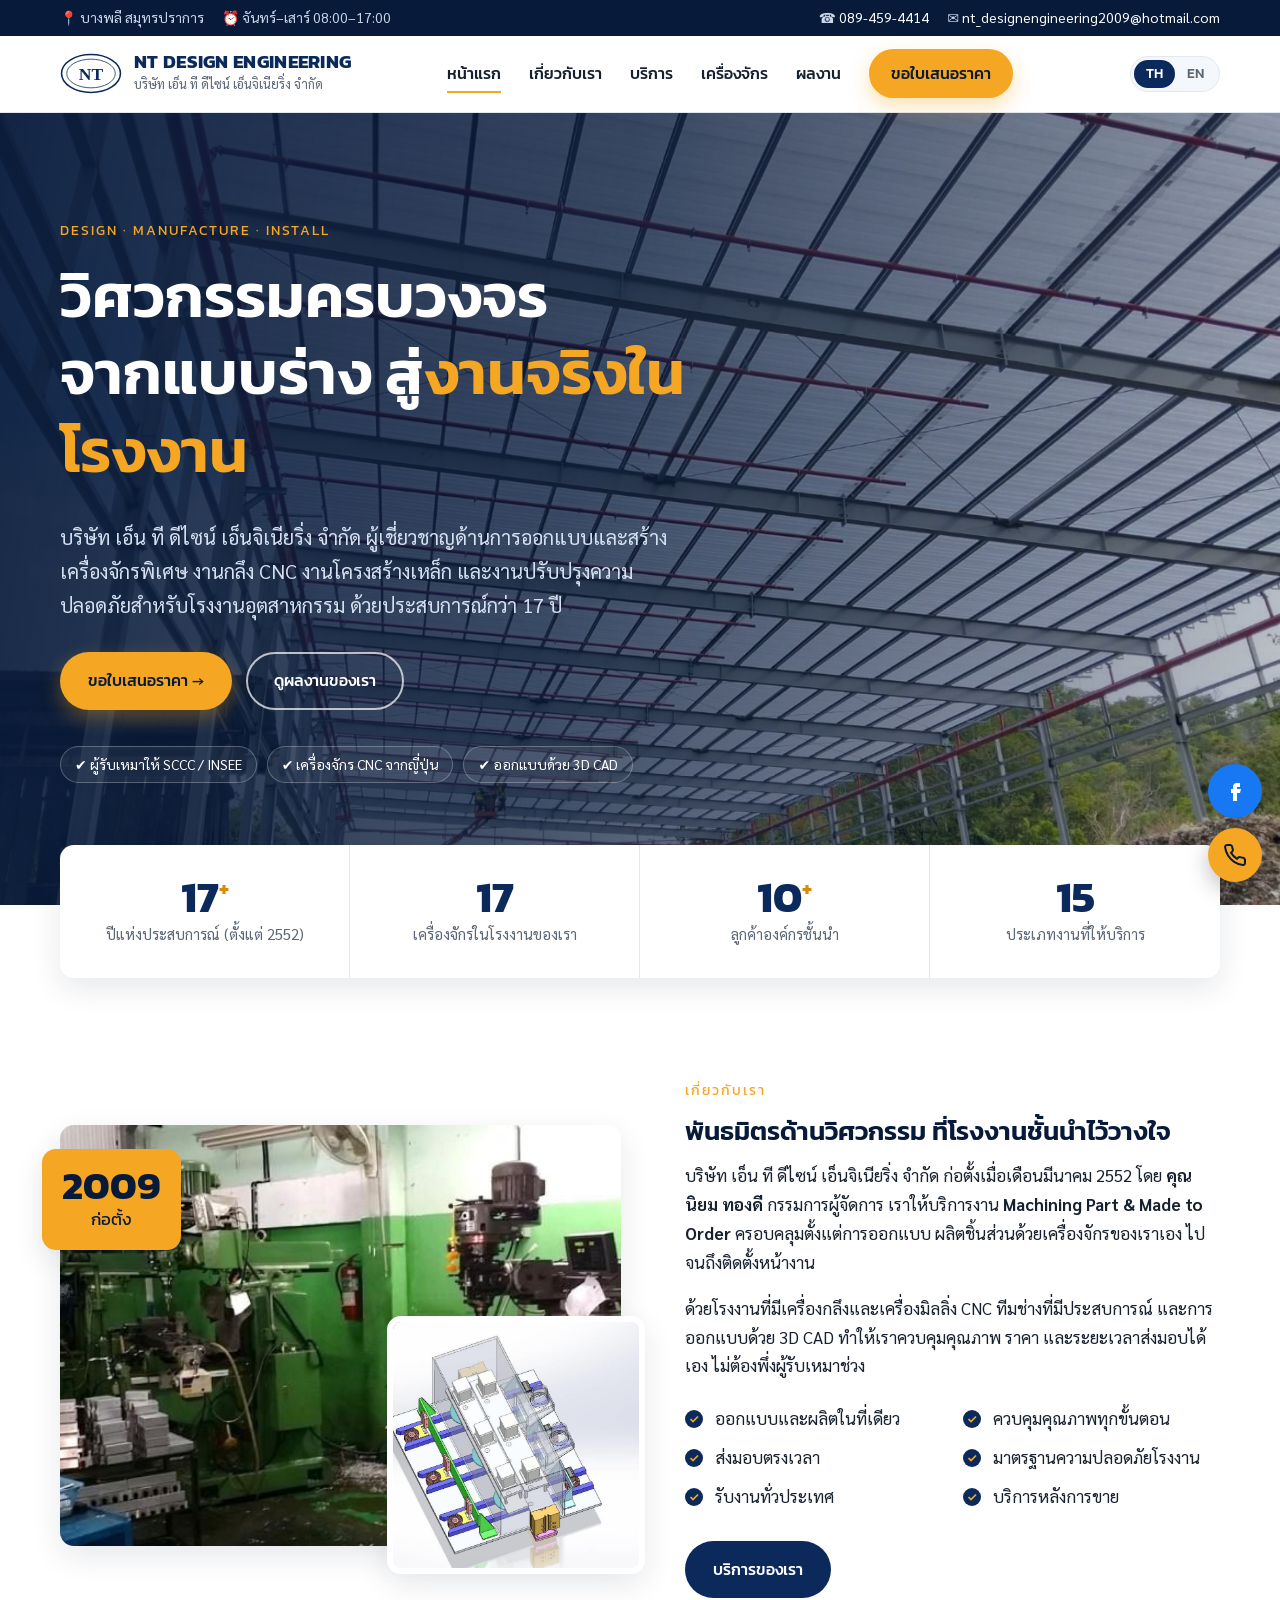
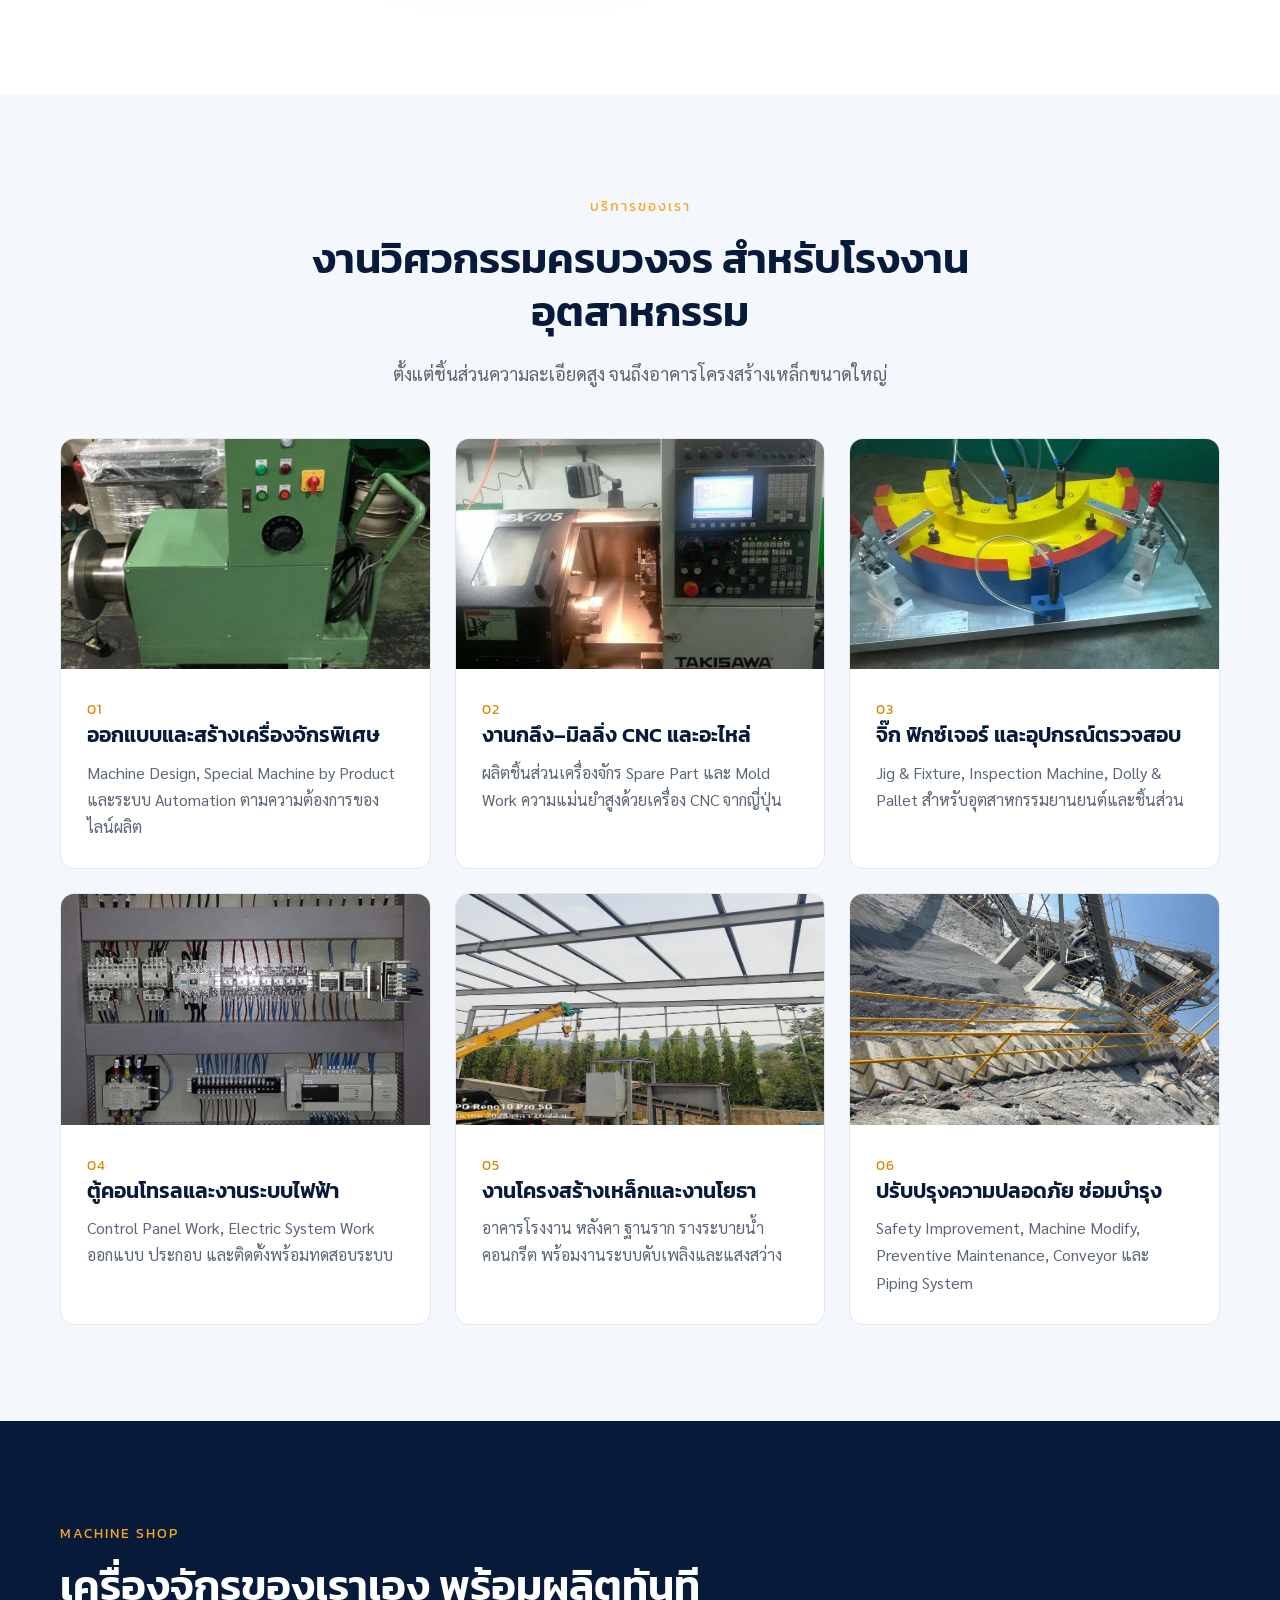
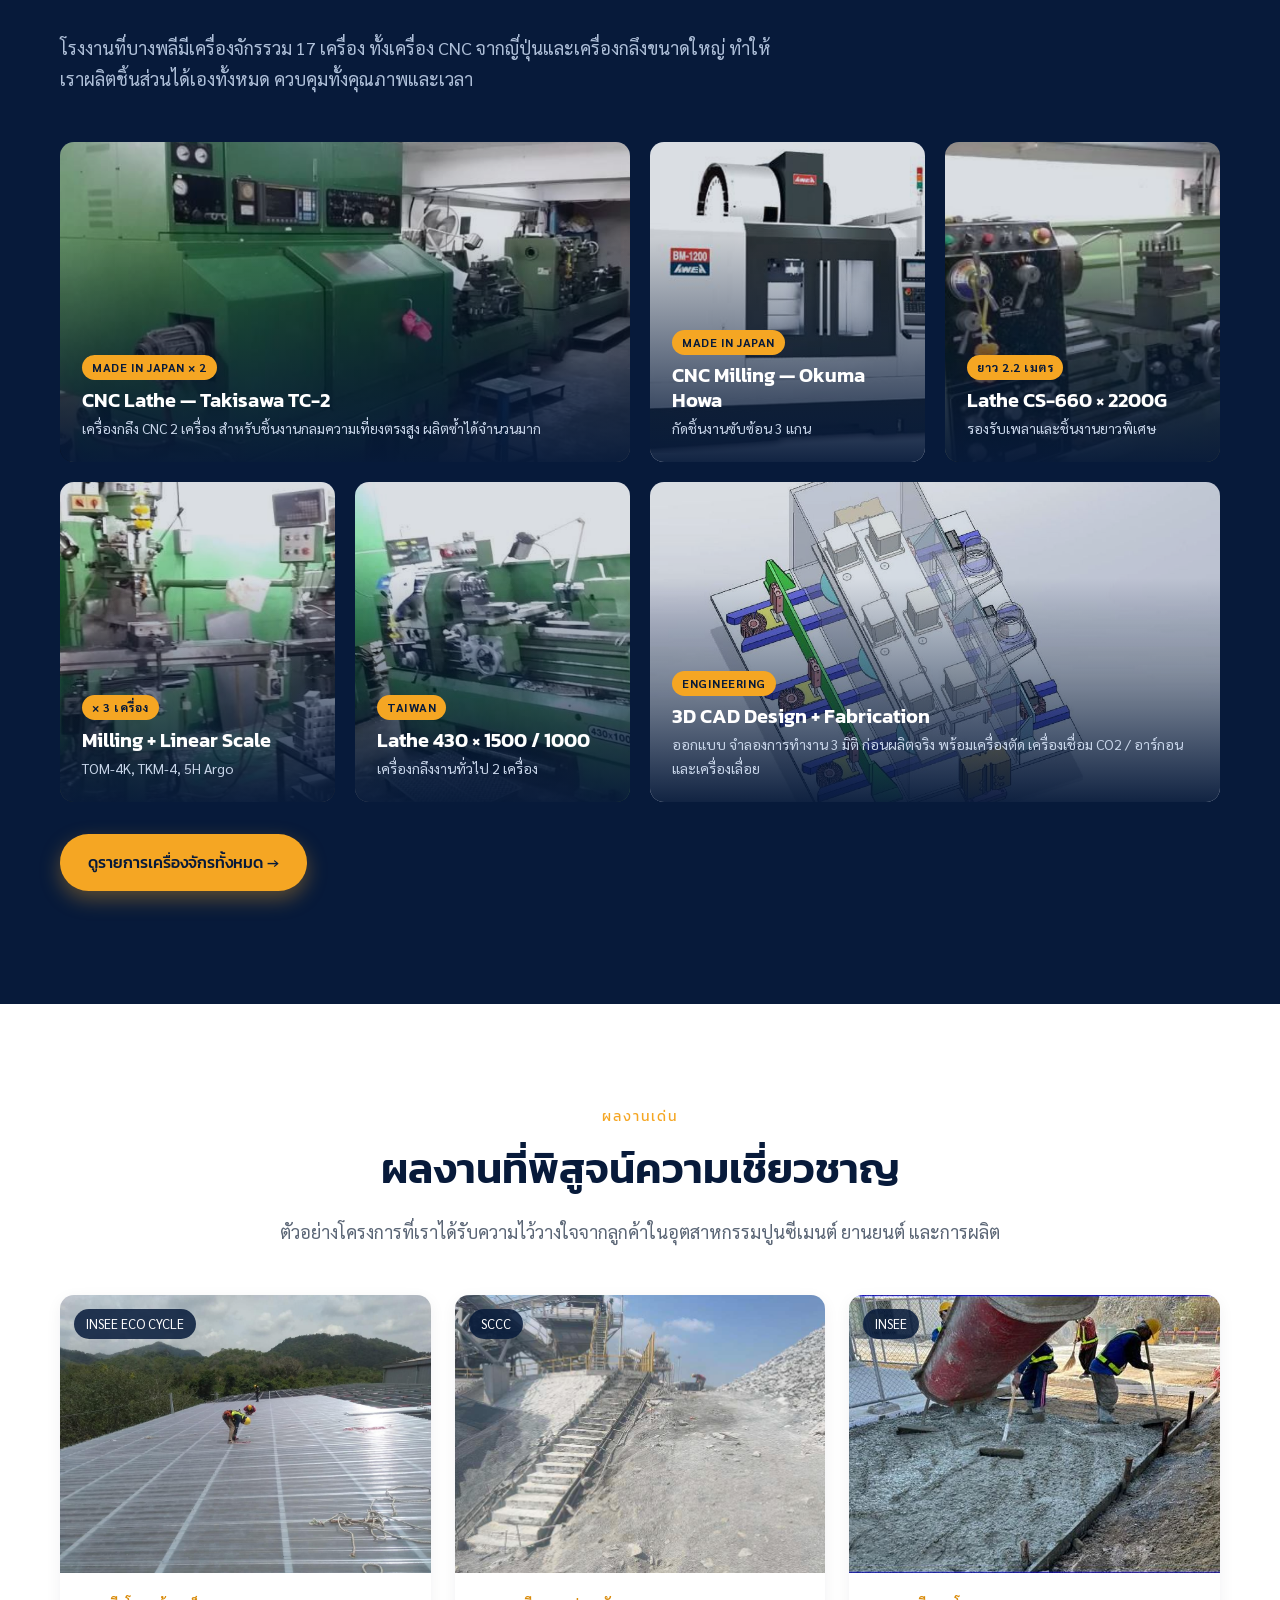
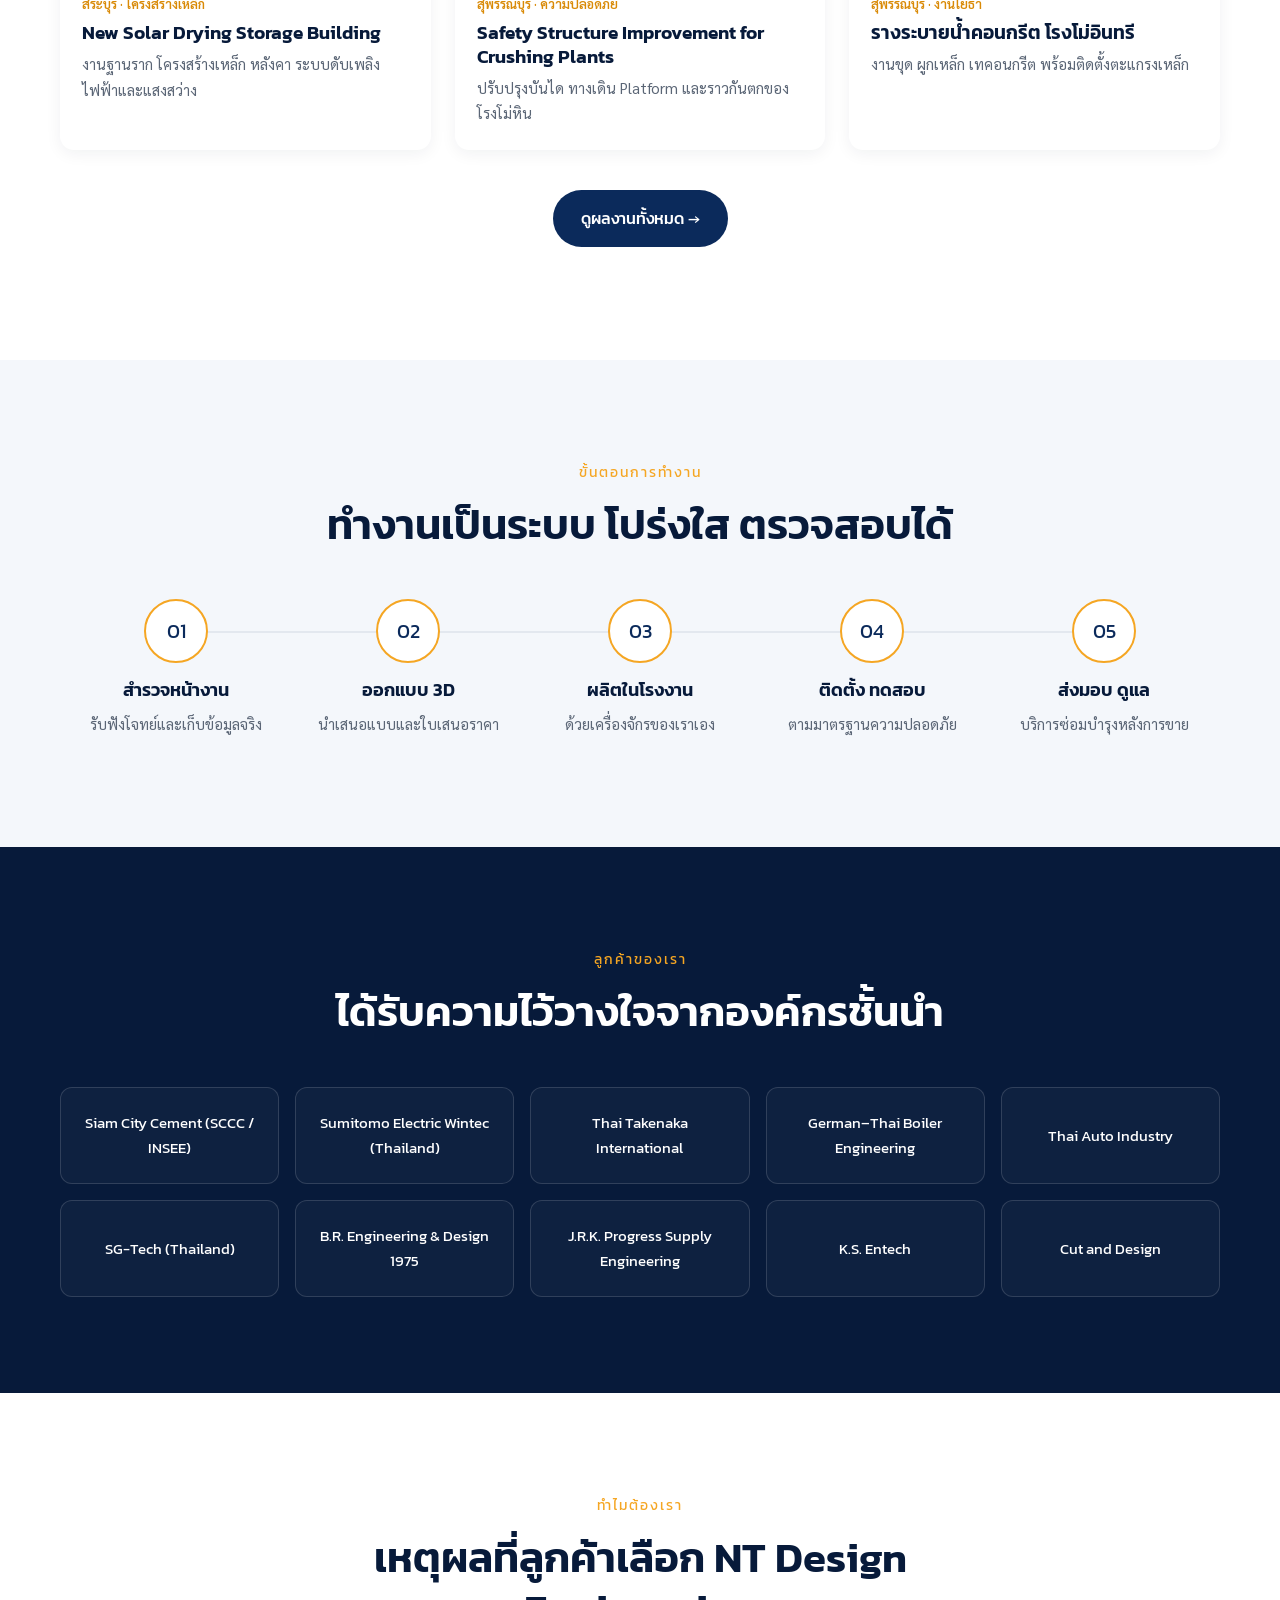
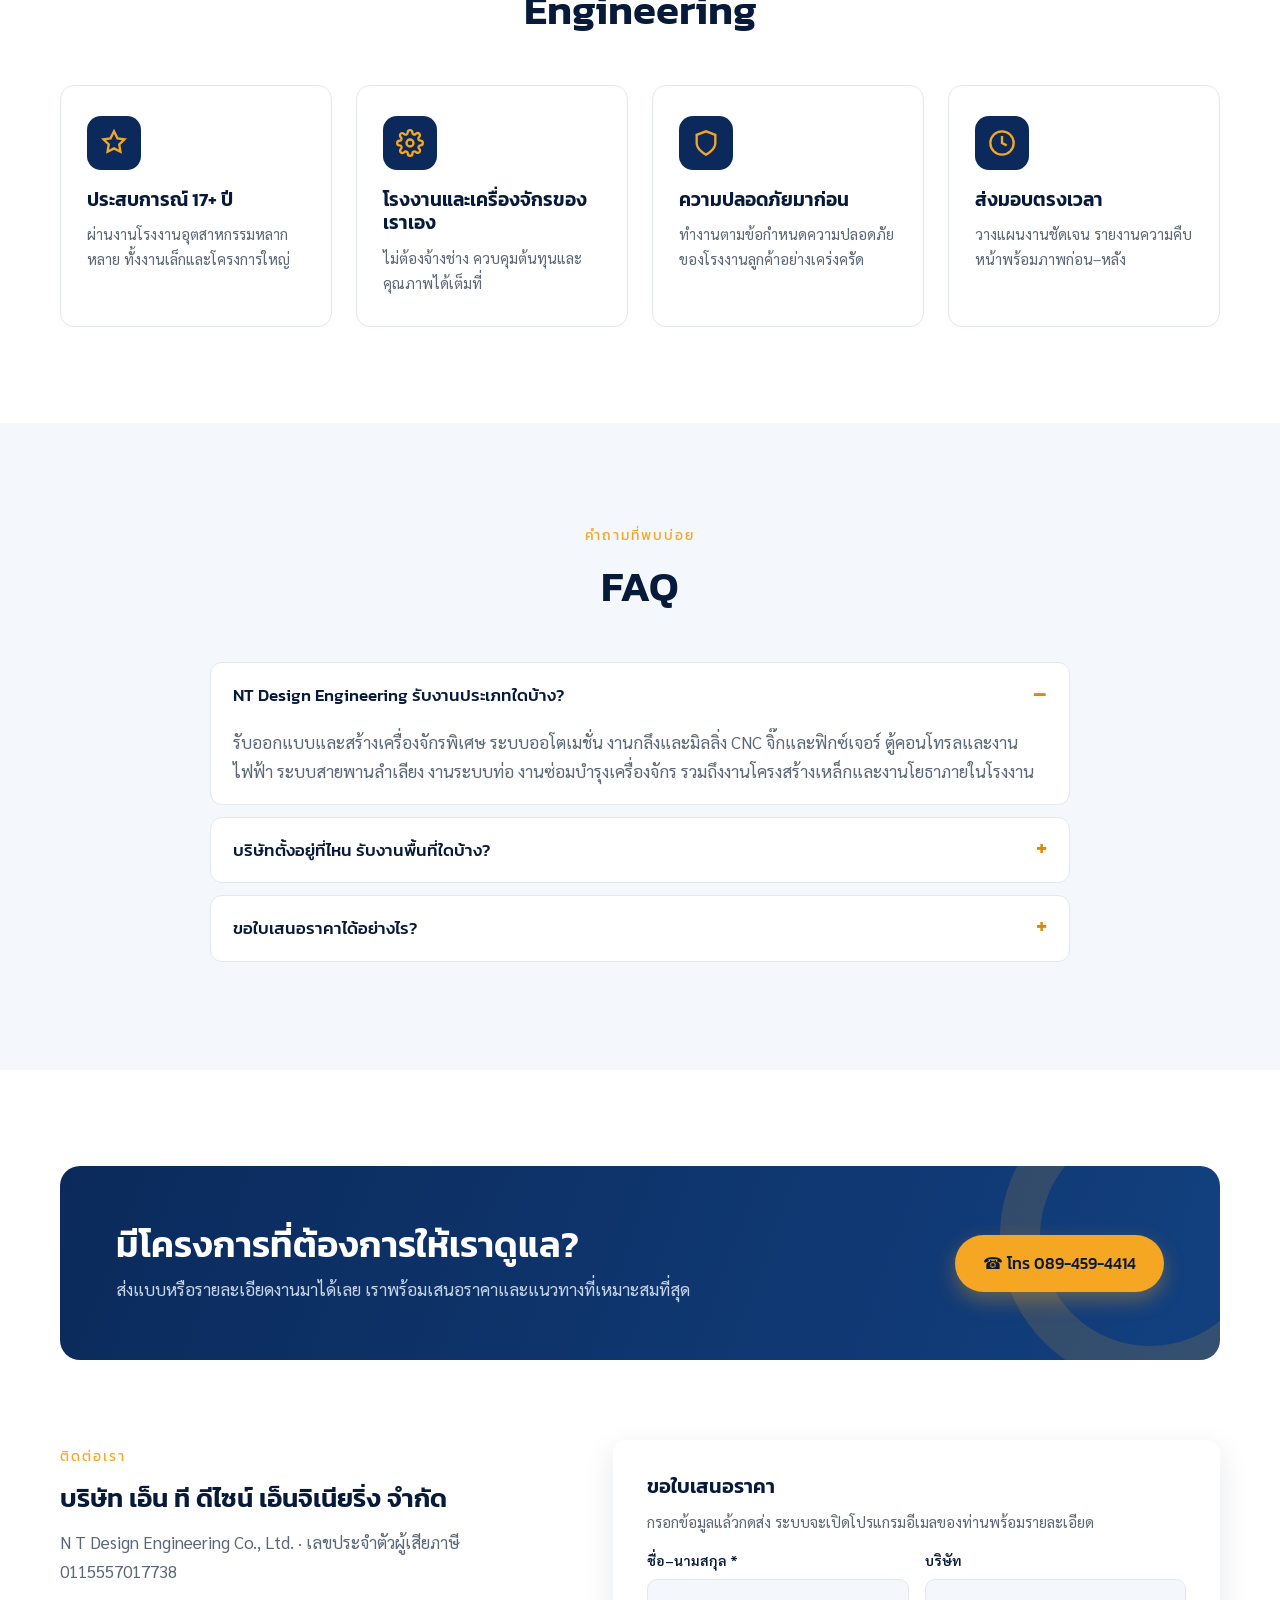
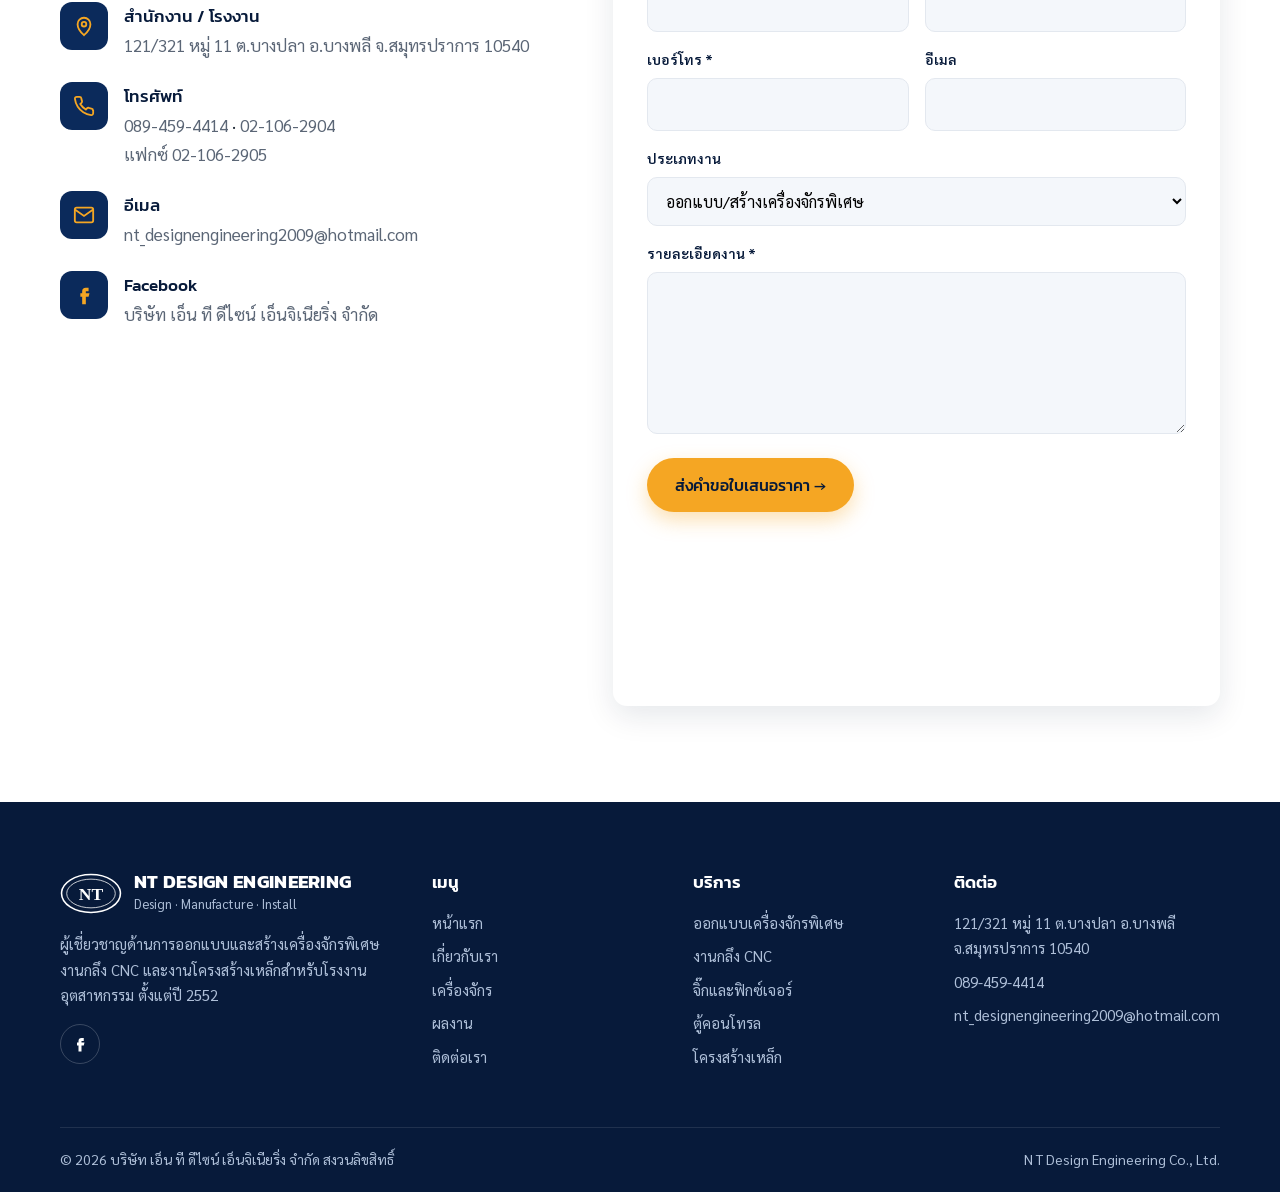
<file: index.html>
<!doctype html>
<html lang="th">
<head>
  <meta charset="utf-8">
  <meta name="viewport" content="width=device-width, initial-scale=1">
  <title>NT Design Engineering | รับออกแบบและสร้างเครื่องจักร งานโครงสร้างเหล็ก สมุทรปราการ</title>
  <meta name="description" content="บริษัท เอ็น ที ดีไซน์ เอ็นจิเนียริ่ง จำกัด รับออกแบบและสร้างเครื่องจักรพิเศษ ระบบออโตเมชั่น งานกลึง CNC จิ๊กและฟิกซ์เจอร์ ตู้คอนโทรล งานโครงสร้างเหล็กและงานโยธาในโรงงาน ประสบการณ์กว่า 17 ปี ผลงานกับ SCCC / INSEE บางพลี สมุทรปราการ">
  <meta name="keywords" content="NT Design Engineering, เอ็น ที ดีไซน์ เอ็นจิเนียริ่ง, รับสร้างเครื่องจักร, ออกแบบเครื่องจักร, งานกลึง CNC, จิ๊กฟิกซ์เจอร์, ตู้คอนโทรล, งานโครงสร้างเหล็ก, ผู้รับเหมาโรงงาน, บางพลี, สมุทรปราการ">
  <link rel="canonical" href="https://www.ntdesignengineering.com/">
  <link rel="alternate" hreflang="th" href="https://www.ntdesignengineering.com/">
  <link rel="alternate" hreflang="en" href="https://www.ntdesignengineering.com/en/">
  <link rel="alternate" hreflang="x-default" href="https://www.ntdesignengineering.com/">
  <meta name="robots" content="index, follow">
  <meta name="theme-color" content="#0b2a5b">

  <meta property="og:type" content="website">
  <meta property="og:locale" content="th_TH">
  <meta property="og:locale:alternate" content="en_US">
  <meta property="og:site_name" content="NT Design Engineering">
  <meta property="og:title" content="NT Design Engineering | ออกแบบ สร้าง และติดตั้งงานวิศวกรรมครบวงจร">
  <meta property="og:description" content="รับออกแบบสร้างเครื่องจักรพิเศษ งานกลึง CNC งานโครงสร้างเหล็ก และงานปรับปรุงความปลอดภัยในโรงงานอุตสาหกรรม ประสบการณ์กว่า 17 ปี">
  <meta property="og:url" content="https://www.ntdesignengineering.com/">
  <meta property="og:image" content="https://www.ntdesignengineering.com/assets/img/hero-steel-structure.jpg">
  <meta name="twitter:card" content="summary_large_image">

  <link rel="icon" href="assets/img/logo.svg" type="image/svg+xml">
  <link rel="preconnect" href="https://fonts.googleapis.com">
  <link rel="preconnect" href="https://fonts.gstatic.com" crossorigin>
  <link href="https://fonts.googleapis.com/css2?family=Kanit:wght@400;500;600&family=Sarabun:wght@400;600;700&display=swap" rel="stylesheet">
  <link rel="preload" as="image" href="assets/img/hero-steel-structure.jpg">
  <link rel="stylesheet" href="assets/css/style.css">

  <script type="application/ld+json">
  {
    "@context": "https://schema.org",
    "@graph": [
      {
        "@type": ["Organization", "LocalBusiness"],
        "@id": "https://www.ntdesignengineering.com/#org",
        "name": "บริษัท เอ็น ที ดีไซน์ เอ็นจิเนียริ่ง จำกัด",
        "alternateName": ["N T Design Engineering Co., Ltd.", "NT Design Engineering"],
        "url": "https://www.ntdesignengineering.com/",
        "logo": "https://www.ntdesignengineering.com/assets/img/logo.svg",
        "image": "https://www.ntdesignengineering.com/assets/img/hero-steel-structure.jpg",
        "description": "รับออกแบบและสร้างเครื่องจักรพิเศษ ระบบออโตเมชั่น งานกลึง CNC จิ๊กและฟิกซ์เจอร์ ตู้คอนโทรล งานโครงสร้างเหล็กและงานโยธาในโรงงานอุตสาหกรรม",
        "foundingDate": "2009-03",
        "founder": { "@type": "Person", "name": "นายนิยม ทองดี" },
        "taxID": "0115557017738",
        "telephone": "+66-2-106-2904",
        "faxNumber": "+66-2-106-2905",
        "email": "nt_designengineering2009@hotmail.com",
        "address": {
          "@type": "PostalAddress",
          "streetAddress": "121/321 หมู่ 11 ต.บางปลา",
          "addressLocality": "อ.บางพลี",
          "addressRegion": "สมุทรปราการ",
          "postalCode": "10540",
          "addressCountry": "TH"
        },
        "areaServed": "TH",
        "openingHours": "Mo-Sa 08:00-17:00",
        "contactPoint": [{
          "@type": "ContactPoint",
          "telephone": "+66-89-459-4414",
          "contactType": "sales",
          "availableLanguage": ["th", "en"]
        }],
        "sameAs": ["https://www.facebook.com/profile.php?id=100054307536803"],
        "knowsAbout": ["Machine design", "Special purpose machine", "Automation system", "CNC machining", "Jig and fixture", "Control panel", "Steel structure", "Conveyor system", "Piping system"]
      },
      {
        "@type": "WebSite",
        "@id": "https://www.ntdesignengineering.com/#website",
        "url": "https://www.ntdesignengineering.com/",
        "name": "NT Design Engineering",
        "inLanguage": "th",
        "publisher": { "@id": "https://www.ntdesignengineering.com/#org" }
      },
      {
        "@type": "FAQPage",
        "mainEntity": [
          { "@type": "Question", "name": "NT Design Engineering รับงานประเภทใดบ้าง?", "acceptedAnswer": { "@type": "Answer", "text": "รับออกแบบและสร้างเครื่องจักรพิเศษ ระบบออโตเมชั่น งานกลึงและมิลลิ่ง CNC จิ๊กและฟิกซ์เจอร์ ตู้คอนโทรลและงานไฟฟ้า ระบบสายพานลำเลียง งานระบบท่อ งานซ่อมบำรุงเครื่องจักร รวมถึงงานโครงสร้างเหล็กและงานโยธาภายในโรงงาน" } },
          { "@type": "Question", "name": "บริษัทตั้งอยู่ที่ไหน รับงานพื้นที่ใดบ้าง?", "acceptedAnswer": { "@type": "Answer", "text": "สำนักงานและโรงงานตั้งอยู่ที่ 121/321 หมู่ 11 ต.บางปลา อ.บางพลี จ.สมุทรปราการ 10540 และรับงานทั่วประเทศ เช่น สระบุรี สุพรรณบุรี และนิคมอุตสาหกรรมต่าง ๆ" } },
          { "@type": "Question", "name": "ขอใบเสนอราคาได้อย่างไร?", "acceptedAnswer": { "@type": "Answer", "text": "โทร 089-459-4414 หรือ 02-106-2904 อีเมล nt_designengineering2009@hotmail.com หรือส่งแบบ/รายละเอียดงานผ่านแบบฟอร์มบนเว็บไซต์ ทีมงานจะติดต่อกลับโดยเร็ว" } }
        ]
      }
    ]
  }
  </script>
</head>
<body>
  <a class="skip" href="#main">ข้ามไปยังเนื้อหา</a>

  <div class="topbar">
    <div class="container">
      <div><span>📍 บางพลี สมุทรปราการ</span><span class="hide-sm">⏰ จันทร์–เสาร์ 08:00–17:00</span></div>
      <div><span>☎ <a href="tel:+66894594414">089-459-4414</a></span><span class="hide-sm">✉ <a href="mailto:nt_designengineering2009@hotmail.com">nt_designengineering2009@hotmail.com</a></span></div>
    </div>
  </div>

  <header class="header">
    <div class="container">
      <a class="brand" href="index.html" aria-label="NT Design Engineering หน้าแรก">
        <img class="brand-logo" src="assets/img/logo.svg" alt="โลโก้ NT Design Engineering" width="62" height="42">
        <span><strong>NT DESIGN ENGINEERING</strong><small>บริษัท เอ็น ที ดีไซน์ เอ็นจิเนียริ่ง จำกัด</small></span>
      </a>
      <button class="menu-toggle" aria-label="เปิดเมนู" aria-expanded="false"><span></span><span></span><span></span></button>
      <nav class="nav" aria-label="เมนูหลัก">
        <a href="index.html" aria-current="page">หน้าแรก</a>
        <a href="#about">เกี่ยวกับเรา</a>
        <a href="#services">บริการ</a>
        <a href="machinery.html">เครื่องจักร</a>
        <a href="projects.html">ผลงาน</a>
        <a class="btn btn-primary" href="#contact">ขอใบเสนอราคา</a>
      </nav>
      <div class="lang-switch" role="group" aria-label="เลือกภาษา / Language"><a href="index.html" lang="th" aria-current="true">TH</a><a href="en/index.html" lang="en" hreflang="en">EN</a></div>
    </div>
  </header>

  <main id="main">
    <!-- HERO -->
    <section class="hero" aria-label="แนะนำบริษัท" style="padding:0">
      <div class="hero-bg" style="background-image:url('assets/img/hero-steel-structure.jpg')"></div>
      <div class="container">
        <span class="eyebrow">Design · Manufacture · Install</span>
        <h1>วิศวกรรมครบวงจร<br>จากแบบร่าง สู่<em>งานจริงในโรงงาน</em></h1>
        <p class="lead">บริษัท เอ็น ที ดีไซน์ เอ็นจิเนียริ่ง จำกัด ผู้เชี่ยวชาญด้านการออกแบบและสร้างเครื่องจักรพิเศษ งานกลึง CNC งานโครงสร้างเหล็ก และงานปรับปรุงความปลอดภัยสำหรับโรงงานอุตสาหกรรม ด้วยประสบการณ์กว่า 17 ปี</p>
        <div class="hero-actions">
          <a class="btn btn-primary" href="#contact">ขอใบเสนอราคา →</a>
          <a class="btn btn-outline" href="projects.html">ดูผลงานของเรา</a>
        </div>
        <div class="hero-badges">
          <span>✔ ผู้รับเหมาให้ SCCC / INSEE</span>
          <span>✔ เครื่องจักร CNC จากญี่ปุ่น</span>
          <span>✔ ออกแบบด้วย 3D CAD</span>
        </div>
      </div>
    </section>

    <!-- STATS -->
    <div class="stats">
      <div class="container">
        <div class="stats-grid reveal">
          <div class="stat"><b data-count="17">17<sup>+</sup></b><span>ปีแห่งประสบการณ์ (ตั้งแต่ 2552)</span></div>
          <div class="stat"><b data-count="17">17<sup></sup></b><span>เครื่องจักรในโรงงานของเรา</span></div>
          <div class="stat"><b data-count="10">10<sup>+</sup></b><span>ลูกค้าองค์กรชั้นนำ</span></div>
          <div class="stat"><b data-count="15">15<sup></sup></b><span>ประเภทงานที่ให้บริการ</span></div>
        </div>
      </div>
    </div>

    <!-- ABOUT -->
    <section id="about">
      <div class="container about-grid">
        <div class="about-media reveal">
          <img src="assets/img/workshop-milling.jpg" alt="Machine Shop ของ NT Design Engineering ที่บางพลี" loading="lazy" width="724" height="384">
          <img class="float" src="assets/img/cad-design.jpg" alt="งานออกแบบเครื่องจักรด้วยโปรแกรม 3D CAD" loading="lazy" width="1000" height="752">
          <div class="years"><b>2009</b>ก่อตั้ง</div>
        </div>
        <div class="reveal">
          <span class="eyebrow">เกี่ยวกับเรา</span>
          <h2>พันธมิตรด้านวิศวกรรม ที่โรงงานชั้นนำไว้วางใจ</h2>
          <p>บริษัท เอ็น ที ดีไซน์ เอ็นจิเนียริ่ง จำกัด ก่อตั้งเมื่อเดือนมีนาคม 2552 โดย <strong>คุณนิยม ทองดี</strong> กรรมการผู้จัดการ เราให้บริการงาน <strong>Machining Part &amp; Made to Order</strong> ครอบคลุมตั้งแต่การออกแบบ ผลิตชิ้นส่วนด้วยเครื่องจักรของเราเอง ไปจนถึงติดตั้งหน้างาน</p>
          <p>ด้วยโรงงานที่มีเครื่องกลึงและเครื่องมิลลิ่ง CNC ทีมช่างที่มีประสบการณ์ และการออกแบบด้วย 3D CAD ทำให้เราควบคุมคุณภาพ ราคา และระยะเวลาส่งมอบได้เอง ไม่ต้องพึ่งผู้รับเหมาช่วง</p>
          <ul class="checklist">
            <li>ออกแบบและผลิตในที่เดียว</li>
            <li>ควบคุมคุณภาพทุกขั้นตอน</li>
            <li>ส่งมอบตรงเวลา</li>
            <li>มาตรฐานความปลอดภัยโรงงาน</li>
            <li>รับงานทั่วประเทศ</li>
            <li>บริการหลังการขาย</li>
          </ul>
          <a class="btn btn-navy" href="#services">บริการของเรา</a>
        </div>
      </div>
    </section>

    <!-- SERVICES -->
    <section id="services" class="section-soft">
      <div class="container">
        <div class="section-head center reveal">
          <span class="eyebrow">บริการของเรา</span>
          <h2>งานวิศวกรรมครบวงจร สำหรับโรงงานอุตสาหกรรม</h2>
          <p>ตั้งแต่ชิ้นส่วนความละเอียดสูง จนถึงอาคารโครงสร้างเหล็กขนาดใหญ่</p>
        </div>
        <div class="services-grid">
          <article class="service reveal">
            <img src="assets/img/special-machine.jpg" alt="เครื่องจักรพิเศษที่ออกแบบและสร้างโดย NT Design Engineering" loading="lazy" width="900" height="768">
            <div class="service-body"><span class="service-num">01</span><h3>ออกแบบและสร้างเครื่องจักรพิเศษ</h3><p>Machine Design, Special Machine by Product และระบบ Automation ตามความต้องการของไลน์ผลิต</p></div>
          </article>
          <article class="service reveal">
            <img src="assets/img/cnc-takisawa.jpg" alt="งานกลึง CNC ด้วยเครื่อง Takisawa" loading="lazy" width="900" height="635">
            <div class="service-body"><span class="service-num">02</span><h3>งานกลึง–มิลลิ่ง CNC และอะไหล่</h3><p>ผลิตชิ้นส่วนเครื่องจักร Spare Part และ Mold Work ความแม่นยำสูงด้วยเครื่อง CNC จากญี่ปุ่น</p></div>
          </article>
          <article class="service reveal">
            <img src="assets/img/jig-fixture-1.jpg" alt="จิ๊กและฟิกซ์เจอร์สำหรับงานตรวจสอบชิ้นงาน" loading="lazy" width="900" height="483">
            <div class="service-body"><span class="service-num">03</span><h3>จิ๊ก ฟิกซ์เจอร์ และอุปกรณ์ตรวจสอบ</h3><p>Jig &amp; Fixture, Inspection Machine, Dolly &amp; Pallet สำหรับอุตสาหกรรมยานยนต์และชิ้นส่วน</p></div>
          </article>
          <article class="service reveal">
            <img src="assets/img/control-panel.jpg" alt="ตู้คอนโทรลไฟฟ้าที่ประกอบโดยทีมงาน" loading="lazy" width="600" height="1024">
            <div class="service-body"><span class="service-num">04</span><h3>ตู้คอนโทรลและงานระบบไฟฟ้า</h3><p>Control Panel Work, Electric System Work ออกแบบ ประกอบ และติดตั้งพร้อมทดสอบระบบ</p></div>
          </article>
          <article class="service reveal">
            <img src="assets/img/solar-frame.jpg" alt="งานติดตั้งโครงสร้างเหล็กอาคารด้วยรถเครน" loading="lazy" width="1200" height="561">
            <div class="service-body"><span class="service-num">05</span><h3>งานโครงสร้างเหล็กและงานโยธา</h3><p>อาคารโรงงาน หลังคา ฐานราก รางระบายน้ำคอนกรีต พร้อมงานระบบดับเพลิงและแสงสว่าง</p></div>
          </article>
          <article class="service reveal">
            <img src="assets/img/crushing-handrail.jpg" alt="งานปรับปรุงทางเดินและราวกันตกเพื่อความปลอดภัยในโรงโม่หิน" loading="lazy" width="1000" height="711">
            <div class="service-body"><span class="service-num">06</span><h3>ปรับปรุงความปลอดภัย ซ่อมบำรุง</h3><p>Safety Improvement, Machine Modify, Preventive Maintenance, Conveyor และ Piping System</p></div>
          </article>
        </div>
      </div>
    </section>

    <!-- MACHINES (highlights) -->
    <section class="section-dark" id="machinery">
      <div class="container">
        <div class="section-head reveal">
          <span class="eyebrow">Machine Shop</span>
          <h2>เครื่องจักรของเราเอง พร้อมผลิตทันที</h2>
          <p>โรงงานที่บางพลีมีเครื่องจักรรวม 17 เครื่อง ทั้งเครื่อง CNC จากญี่ปุ่นและเครื่องกลึงขนาดใหญ่ ทำให้เราผลิตชิ้นส่วนได้เองทั้งหมด ควบคุมทั้งคุณภาพและเวลา</p>
        </div>
        <div class="machines-grid">
          <div class="machine wide reveal">
            <img src="assets/img/cnc-lathe-tc2.jpg" alt="เครื่องกลึง CNC Takisawa TC-2 ในโรงงาน" loading="lazy" width="667" height="403">
            <div class="machine-info"><span class="tag">MADE IN JAPAN × 2</span><h3>CNC Lathe — Takisawa TC-2</h3><p>เครื่องกลึง CNC 2 เครื่อง สำหรับชิ้นงานกลมความเที่ยงตรงสูง ผลิตซ้ำได้จำนวนมาก</p></div>
          </div>
          <div class="machine reveal">
            <img src="assets/img/cnc-milling.jpg" alt="เครื่องมิลลิ่ง CNC" loading="lazy" width="900" height="635">
            <div class="machine-info"><span class="tag">MADE IN JAPAN</span><h3>CNC Milling — Okuma Howa</h3><p>กัดชิ้นงานซับซ้อน 3 แกน</p></div>
          </div>
          <div class="machine reveal">
            <img src="assets/img/lathe-cs660.jpg" alt="เครื่องกลึงขนาดใหญ่ CS-660 x 2200G" loading="lazy" width="527" height="279">
            <div class="machine-info"><span class="tag">ยาว 2.2 เมตร</span><h3>Lathe CS-660 × 2200G</h3><p>รองรับเพลาและชิ้นงานยาวพิเศษ</p></div>
          </div>
          <div class="machine reveal">
            <img src="assets/img/milling-shop.jpg" alt="เครื่องมิลลิ่งพร้อมลิเนียร์สเกล" loading="lazy" width="900" height="499">
            <div class="machine-info"><span class="tag">× 3 เครื่อง</span><h3>Milling + Linear Scale</h3><p>TOM-4K, TKM-4, 5H Argo</p></div>
          </div>
          <div class="machine reveal">
            <img src="assets/img/lathe-430.jpg" alt="เครื่องกลึง 430 x 1000" loading="lazy" width="900" height="597">
            <div class="machine-info"><span class="tag">TAIWAN</span><h3>Lathe 430 × 1500 / 1000</h3><p>เครื่องกลึงงานทั่วไป 2 เครื่อง</p></div>
          </div>
          <div class="machine wide reveal">
            <img src="assets/img/cad-design.jpg" alt="ออกแบบเครื่องจักรด้วย 3D CAD" loading="lazy" width="1000" height="752">
            <div class="machine-info"><span class="tag">ENGINEERING</span><h3>3D CAD Design + Fabrication</h3><p>ออกแบบ จำลองการทำงาน 3 มิติ ก่อนผลิตจริง พร้อมเครื่องตัด เครื่องเชื่อม CO2 / อาร์กอน และเครื่องเลื่อย</p></div>
          </div>
        </div>
        <p style="margin-top:32px"><a class="btn btn-primary" href="machinery.html">ดูรายการเครื่องจักรทั้งหมด →</a></p>
      </div>
    </section>

    <!-- FEATURED PROJECTS -->
    <section id="projects">
      <div class="container">
        <div class="section-head center reveal">
          <span class="eyebrow">ผลงานเด่น</span>
          <h2>ผลงานที่พิสูจน์ความเชี่ยวชาญ</h2>
          <p>ตัวอย่างโครงการที่เราได้รับความไว้วางใจจากลูกค้าในอุตสาหกรรมปูนซีเมนต์ ยานยนต์ และการผลิต</p>
        </div>
        <div class="projects-grid">
          <article class="project reveal">
            <figure data-zoom><img src="assets/img/solar-roof-workers.jpg" alt="อาคาร Solar Drying Storage — INSEE ECO CYCLE สระบุรี" loading="lazy" width="1200" height="900"><span class="client">INSEE ECO CYCLE</span></figure>
            <div class="project-body"><div class="meta">สระบุรี · โครงสร้างเหล็ก</div><h3>New Solar Drying Storage Building</h3><p>งานฐานราก โครงสร้างเหล็ก หลังคา ระบบดับเพลิง ไฟฟ้าและแสงสว่าง</p></div>
          </article>
          <article class="project reveal">
            <figure data-zoom><img src="assets/img/crushing-stairs.jpg" alt="Safety structure improvement โรงโม่หินสุพรรณบุรี" loading="lazy" width="1000" height="630"><span class="client">SCCC</span></figure>
            <div class="project-body"><div class="meta">สุพรรณบุรี · ความปลอดภัย</div><h3>Safety Structure Improvement for Crushing Plants</h3><p>ปรับปรุงบันได ทางเดิน Platform และราวกันตกของโรงโม่หิน</p></div>
          </article>
          <article class="project reveal">
            <figure data-zoom><img src="assets/img/concrete-pour.jpg" alt="งานก่อสร้างรางระบายน้ำคอนกรีต โรงโม่อินทรีสุพรรณบุรี" loading="lazy" width="1000" height="664"><span class="client">INSEE</span></figure>
            <div class="project-body"><div class="meta">สุพรรณบุรี · งานโยธา</div><h3>รางระบายน้ำคอนกรีต โรงโม่อินทรี</h3><p>งานขุด ผูกเหล็ก เทคอนกรีต พร้อมติดตั้งตะแกรงเหล็ก</p></div>
          </article>
        </div>
        <p style="text-align:center;margin-top:40px"><a class="btn btn-navy" href="projects.html">ดูผลงานทั้งหมด →</a></p>
      </div>
    </section>

    <!-- PROCESS -->
    <section class="section-soft">
      <div class="container">
        <div class="section-head center reveal">
          <span class="eyebrow">ขั้นตอนการทำงาน</span>
          <h2>ทำงานเป็นระบบ โปร่งใส ตรวจสอบได้</h2>
        </div>
        <div class="process reveal">
          <div class="step"><h3>สำรวจหน้างาน</h3><p>รับฟังโจทย์และเก็บข้อมูลจริง</p></div>
          <div class="step"><h3>ออกแบบ 3D</h3><p>นำเสนอแบบและใบเสนอราคา</p></div>
          <div class="step"><h3>ผลิตในโรงงาน</h3><p>ด้วยเครื่องจักรของเราเอง</p></div>
          <div class="step"><h3>ติดตั้ง ทดสอบ</h3><p>ตามมาตรฐานความปลอดภัย</p></div>
          <div class="step"><h3>ส่งมอบ ดูแล</h3><p>บริการซ่อมบำรุงหลังการขาย</p></div>
        </div>
      </div>
    </section>

    <!-- CLIENTS -->
    <section class="section-dark">
      <div class="container">
        <div class="section-head center reveal">
          <span class="eyebrow">ลูกค้าของเรา</span>
          <h2>ได้รับความไว้วางใจจากองค์กรชั้นนำ</h2>
        </div>
        <div class="clients-grid reveal">
          <div class="client-card">Siam City Cement (SCCC / INSEE)</div>
          <div class="client-card">Sumitomo Electric Wintec (Thailand)</div>
          <div class="client-card">Thai Takenaka International</div>
          <div class="client-card">German–Thai Boiler Engineering</div>
          <div class="client-card">Thai Auto Industry</div>
          <div class="client-card">SG-Tech (Thailand)</div>
          <div class="client-card">B.R. Engineering &amp; Design 1975</div>
          <div class="client-card">J.R.K. Progress Supply Engineering</div>
          <div class="client-card">K.S. Entech</div>
          <div class="client-card">Cut and Design</div>
        </div>
      </div>
    </section>

    <!-- WHY -->
    <section>
      <div class="container">
        <div class="section-head center reveal">
          <span class="eyebrow">ทำไมต้องเรา</span>
          <h2>เหตุผลที่ลูกค้าเลือก NT Design Engineering</h2>
        </div>
        <div class="why-grid">
          <div class="why reveal"><div class="icon"><svg viewBox="0 0 24 24" fill="none" stroke="currentColor" stroke-width="2"><path d="M12 2l3 6 6 .9-4.5 4.3 1 6.3L12 16.6 6.5 19.5l1-6.3L3 8.9 9 8z"/></svg></div><h3>ประสบการณ์ 17+ ปี</h3><p>ผ่านงานโรงงานอุตสาหกรรมหลากหลาย ทั้งงานเล็กและโครงการใหญ่</p></div>
          <div class="why reveal"><div class="icon"><svg viewBox="0 0 24 24" fill="none" stroke="currentColor" stroke-width="2"><circle cx="12" cy="12" r="3"/><path d="M19.4 15a1.7 1.7 0 00.3 1.8l.1.1a2 2 0 11-2.8 2.8l-.1-.1a1.7 1.7 0 00-1.8-.3 1.7 1.7 0 00-1 1.5V21a2 2 0 01-4 0v-.1a1.7 1.7 0 00-1.1-1.5 1.7 1.7 0 00-1.8.3l-.1.1a2 2 0 11-2.8-2.8l.1-.1a1.7 1.7 0 00.3-1.8 1.7 1.7 0 00-1.5-1H3a2 2 0 010-4h.1a1.7 1.7 0 001.5-1.1 1.7 1.7 0 00-.3-1.8l-.1-.1a2 2 0 112.8-2.8l.1.1a1.7 1.7 0 001.8.3H9a1.7 1.7 0 001-1.5V3a2 2 0 014 0v.1a1.7 1.7 0 001 1.5 1.7 1.7 0 001.8-.3l.1-.1a2 2 0 112.8 2.8l-.1.1a1.7 1.7 0 00-.3 1.8V9a1.7 1.7 0 001.5 1H21a2 2 0 010 4h-.1a1.7 1.7 0 00-1.5 1z"/></svg></div><h3>โรงงานและเครื่องจักรของเราเอง</h3><p>ไม่ต้องจ้างช่าง ควบคุมต้นทุนและคุณภาพได้เต็มที่</p></div>
          <div class="why reveal"><div class="icon"><svg viewBox="0 0 24 24" fill="none" stroke="currentColor" stroke-width="2"><path d="M12 22s8-4 8-10V5l-8-3-8 3v7c0 6 8 10 8 10z"/></svg></div><h3>ความปลอดภัยมาก่อน</h3><p>ทำงานตามข้อกำหนดความปลอดภัยของโรงงานลูกค้าอย่างเคร่งครัด</p></div>
          <div class="why reveal"><div class="icon"><svg viewBox="0 0 24 24" fill="none" stroke="currentColor" stroke-width="2"><circle cx="12" cy="12" r="10"/><path d="M12 6v6l4 2"/></svg></div><h3>ส่งมอบตรงเวลา</h3><p>วางแผนงานชัดเจน รายงานความคืบหน้าพร้อมภาพก่อน–หลัง</p></div>
        </div>
      </div>
    </section>

    <!-- FAQ -->
    <section class="section-soft" id="faq">
      <div class="container">
        <div class="section-head center reveal">
          <span class="eyebrow">คำถามที่พบบ่อย</span>
          <h2>FAQ</h2>
        </div>
        <div class="faq reveal">
          <details open><summary>NT Design Engineering รับงานประเภทใดบ้าง?</summary><p>รับออกแบบและสร้างเครื่องจักรพิเศษ ระบบออโตเมชั่น งานกลึงและมิลลิ่ง CNC จิ๊กและฟิกซ์เจอร์ ตู้คอนโทรลและงานไฟฟ้า ระบบสายพานลำเลียง งานระบบท่อ งานซ่อมบำรุงเครื่องจักร รวมถึงงานโครงสร้างเหล็กและงานโยธาภายในโรงงาน</p></details>
          <details><summary>บริษัทตั้งอยู่ที่ไหน รับงานพื้นที่ใดบ้าง?</summary><p>สำนักงานและโรงงานตั้งอยู่ที่ 121/321 หมู่ 11 ต.บางปลา อ.บางพลี จ.สมุทรปราการ 10540 และรับงานทั่วประเทศ เช่น สระบุรี สุพรรณบุรี และนิคมอุตสาหกรรมต่าง ๆ</p></details>
          <details><summary>ขอใบเสนอราคาได้อย่างไร?</summary><p>โทร 089-459-4414 หรือ 02-106-2904 อีเมล nt_designengineering2009@hotmail.com หรือส่งแบบ/รายละเอียดงานผ่านแบบฟอร์มด้านล่าง ทีมงานจะติดต่อกลับโดยเร็ว</p></details>
        </div>
      </div>
    </section>

    <!-- CONTACT -->
    <section id="contact">
      <div class="container">
        <div class="cta reveal" style="margin-bottom:80px">
          <div><h2>มีโครงการที่ต้องการให้เราดูแล?</h2><p>ส่งแบบหรือรายละเอียดงานมาได้เลย เราพร้อมเสนอราคาและแนวทางที่เหมาะสมที่สุด</p></div>
          <a class="btn btn-primary" href="tel:+66894594414">☎ โทร 089-459-4414</a>
        </div>
        <div class="contact-grid">
          <div class="reveal">
            <span class="eyebrow">ติดต่อเรา</span>
            <h2>บริษัท เอ็น ที ดีไซน์ เอ็นจิเนียริ่ง จำกัด</h2>
            <p style="color:var(--muted)">N T Design Engineering Co., Ltd. · เลขประจำตัวผู้เสียภาษี 0115557017738</p>
            <div class="contact-item"><div class="icon"><svg viewBox="0 0 24 24" fill="none" stroke="currentColor" stroke-width="2"><path d="M12 22s7-6.2 7-12a7 7 0 10-14 0c0 5.8 7 12 7 12z"/><circle cx="12" cy="10" r="2.5"/></svg></div><div><b>สำนักงาน / โรงงาน</b><span>121/321 หมู่ 11 ต.บางปลา อ.บางพลี จ.สมุทรปราการ 10540</span></div></div>
            <div class="contact-item"><div class="icon"><svg viewBox="0 0 24 24" fill="none" stroke="currentColor" stroke-width="2"><path d="M22 16.9v3a2 2 0 01-2.2 2 19.8 19.8 0 01-8.6-3.1 19.5 19.5 0 01-6-6A19.8 19.8 0 012.1 4.2 2 2 0 014.1 2h3a2 2 0 012 1.7c.1.9.4 1.8.7 2.7a2 2 0 01-.5 2.1L8 9.8a16 16 0 006 6l1.3-1.3a2 2 0 012.1-.4c.9.3 1.8.6 2.7.7a2 2 0 011.7 2z"/></svg></div><div><b>โทรศัพท์</b><a href="tel:+66894594414">089-459-4414</a> · <a href="tel:+6621062904">02-106-2904</a><br><span>แฟกซ์ 02-106-2905</span></div></div>
            <div class="contact-item"><div class="icon"><svg viewBox="0 0 24 24" fill="none" stroke="currentColor" stroke-width="2"><rect x="2" y="4" width="20" height="16" rx="2"/><path d="M22 6l-10 7L2 6"/></svg></div><div><b>อีเมล</b><a href="mailto:nt_designengineering2009@hotmail.com">nt_designengineering2009@hotmail.com</a></div></div>
            <div class="contact-item"><div class="icon"><svg viewBox="0 0 24 24" fill="currentColor"><path d="M14 8h3V4h-3a4 4 0 00-4 4v2H8v4h2v8h4v-8h3l1-4h-4V8z"/></svg></div><div><b>Facebook</b><a href="https://www.facebook.com/profile.php?id=100054307536803" target="_blank" rel="noopener">บริษัท เอ็น ที ดีไซน์ เอ็นจิเนียริ่ง จำกัด</a></div></div>
            <iframe class="map" title="แผนที่ NT Design Engineering บางพลี สมุทรปราการ" loading="lazy" referrerpolicy="no-referrer-when-downgrade" src="https://maps.google.com/maps?q=121%2F321%20%E0%B8%AB%E0%B8%A1%E0%B8%B9%E0%B9%88%2011%20%E0%B8%9A%E0%B8%B2%E0%B8%87%E0%B8%9B%E0%B8%A5%E0%B8%B2%20%E0%B8%9A%E0%B8%B2%E0%B8%87%E0%B8%9E%E0%B8%A5%E0%B8%B5%20%E0%B8%AA%E0%B8%A1%E0%B8%B8%E0%B8%97%E0%B8%A3%E0%B8%9B%E0%B8%A3%E0%B8%B2%E0%B8%81%E0%B8%B2%E0%B8%A3%2010540&z=15&output=embed"></iframe>
          </div>
          <form class="form reveal" id="quote-form">
            <h3>ขอใบเสนอราคา</h3>
            <p style="color:var(--muted);font-size:15px">กรอกข้อมูลแล้วกดส่ง ระบบจะเปิดโปรแกรมอีเมลของท่านพร้อมรายละเอียด</p>
            <div class="form-row">
              <div><label for="f-name">ชื่อ–นามสกุล *</label><input id="f-name" name="name" required autocomplete="name"></div>
              <div><label for="f-company">บริษัท</label><input id="f-company" name="company" autocomplete="organization"></div>
            </div>
            <div class="form-row">
              <div><label for="f-phone">เบอร์โทร *</label><input id="f-phone" name="phone" type="tel" required autocomplete="tel"></div>
              <div><label for="f-email">อีเมล</label><input id="f-email" name="email" type="email" autocomplete="email"></div>
            </div>
            <label for="f-type">ประเภทงาน</label>
            <select id="f-type" name="type">
              <option>ออกแบบ/สร้างเครื่องจักรพิเศษ</option>
              <option>งานกลึง–มิลลิ่ง CNC / อะไหล่</option>
              <option>จิ๊กและฟิกซ์เจอร์</option>
              <option>ตู้คอนโทรล / งานไฟฟ้า</option>
              <option>งานโครงสร้างเหล็ก / งานโยธา</option>
              <option>ปรับปรุงความปลอดภัย / ซ่อมบำรุง</option>
              <option>อื่น ๆ</option>
            </select>
            <label for="f-msg">รายละเอียดงาน *</label>
            <textarea id="f-msg" name="message" rows="5" required></textarea>
            <button class="btn btn-primary" type="submit">ส่งคำขอใบเสนอราคา →</button>
          </form>
        </div>
      </div>
    </section>
  </main>

  <footer class="footer">
    <div class="container">
      <div class="footer-grid">
        <div>
          <a class="brand" href="index.html"><img class="brand-logo" src="assets/img/logo-white.svg" alt="" width="62" height="42"><span><strong>NT DESIGN ENGINEERING</strong><small>Design · Manufacture · Install</small></span></a>
          <p>ผู้เชี่ยวชาญด้านการออกแบบและสร้างเครื่องจักรพิเศษ งานกลึง CNC และงานโครงสร้างเหล็กสำหรับโรงงานอุตสาหกรรม ตั้งแต่ปี 2552</p>
          <div class="social"><a href="https://www.facebook.com/profile.php?id=100054307536803" target="_blank" rel="noopener" aria-label="Facebook"><svg viewBox="0 0 24 24" fill="currentColor"><path d="M14 8h3V4h-3a4 4 0 00-4 4v2H8v4h2v8h4v-8h3l1-4h-4V8z"/></svg></a></div>
        </div>
        <div><h4>เมนู</h4><ul><li><a href="index.html">หน้าแรก</a></li><li><a href="#about">เกี่ยวกับเรา</a></li><li><a href="machinery.html">เครื่องจักร</a></li><li><a href="projects.html">ผลงาน</a></li><li><a href="#contact">ติดต่อเรา</a></li></ul></div>
        <div><h4>บริการ</h4><ul><li>ออกแบบเครื่องจักรพิเศษ</li><li>งานกลึง CNC</li><li>จิ๊กและฟิกซ์เจอร์</li><li>ตู้คอนโทรล</li><li>โครงสร้างเหล็ก</li></ul></div>
        <div><h4>ติดต่อ</h4><ul><li>121/321 หมู่ 11 ต.บางปลา อ.บางพลี จ.สมุทรปราการ 10540</li><li><a href="tel:+66894594414">089-459-4414</a></li><li><a href="mailto:nt_designengineering2009@hotmail.com">nt_designengineering2009@hotmail.com</a></li></ul></div>
      </div>
      <div class="footer-bottom"><span>© <span id="year">2026</span> บริษัท เอ็น ที ดีไซน์ เอ็นจิเนียริ่ง จำกัด สงวนลิขสิทธิ์</span><span>N T Design Engineering Co., Ltd.</span></div>
    </div>
  </footer>

  <div class="float-call">
    <a class="fb" href="https://www.facebook.com/profile.php?id=100054307536803" target="_blank" rel="noopener" aria-label="Facebook"><svg viewBox="0 0 24 24" fill="currentColor"><path d="M14 8h3V4h-3a4 4 0 00-4 4v2H8v4h2v8h4v-8h3l1-4h-4V8z"/></svg></a>
    <a class="phone" href="tel:+66894594414" aria-label="โทรหาเรา"><svg viewBox="0 0 24 24" fill="none" stroke="currentColor" stroke-width="2"><path d="M22 16.9v3a2 2 0 01-2.2 2 19.8 19.8 0 01-8.6-3.1 19.5 19.5 0 01-6-6A19.8 19.8 0 012.1 4.2 2 2 0 014.1 2h3a2 2 0 012 1.7c.1.9.4 1.8.7 2.7a2 2 0 01-.5 2.1L8 9.8a16 16 0 006 6l1.3-1.3a2 2 0 012.1-.4c.9.3 1.8.6 2.7.7a2 2 0 011.7 2z"/></svg></a>
  </div>

  <script src="assets/js/main.js" defer></script>
</body>
</html>
</file>
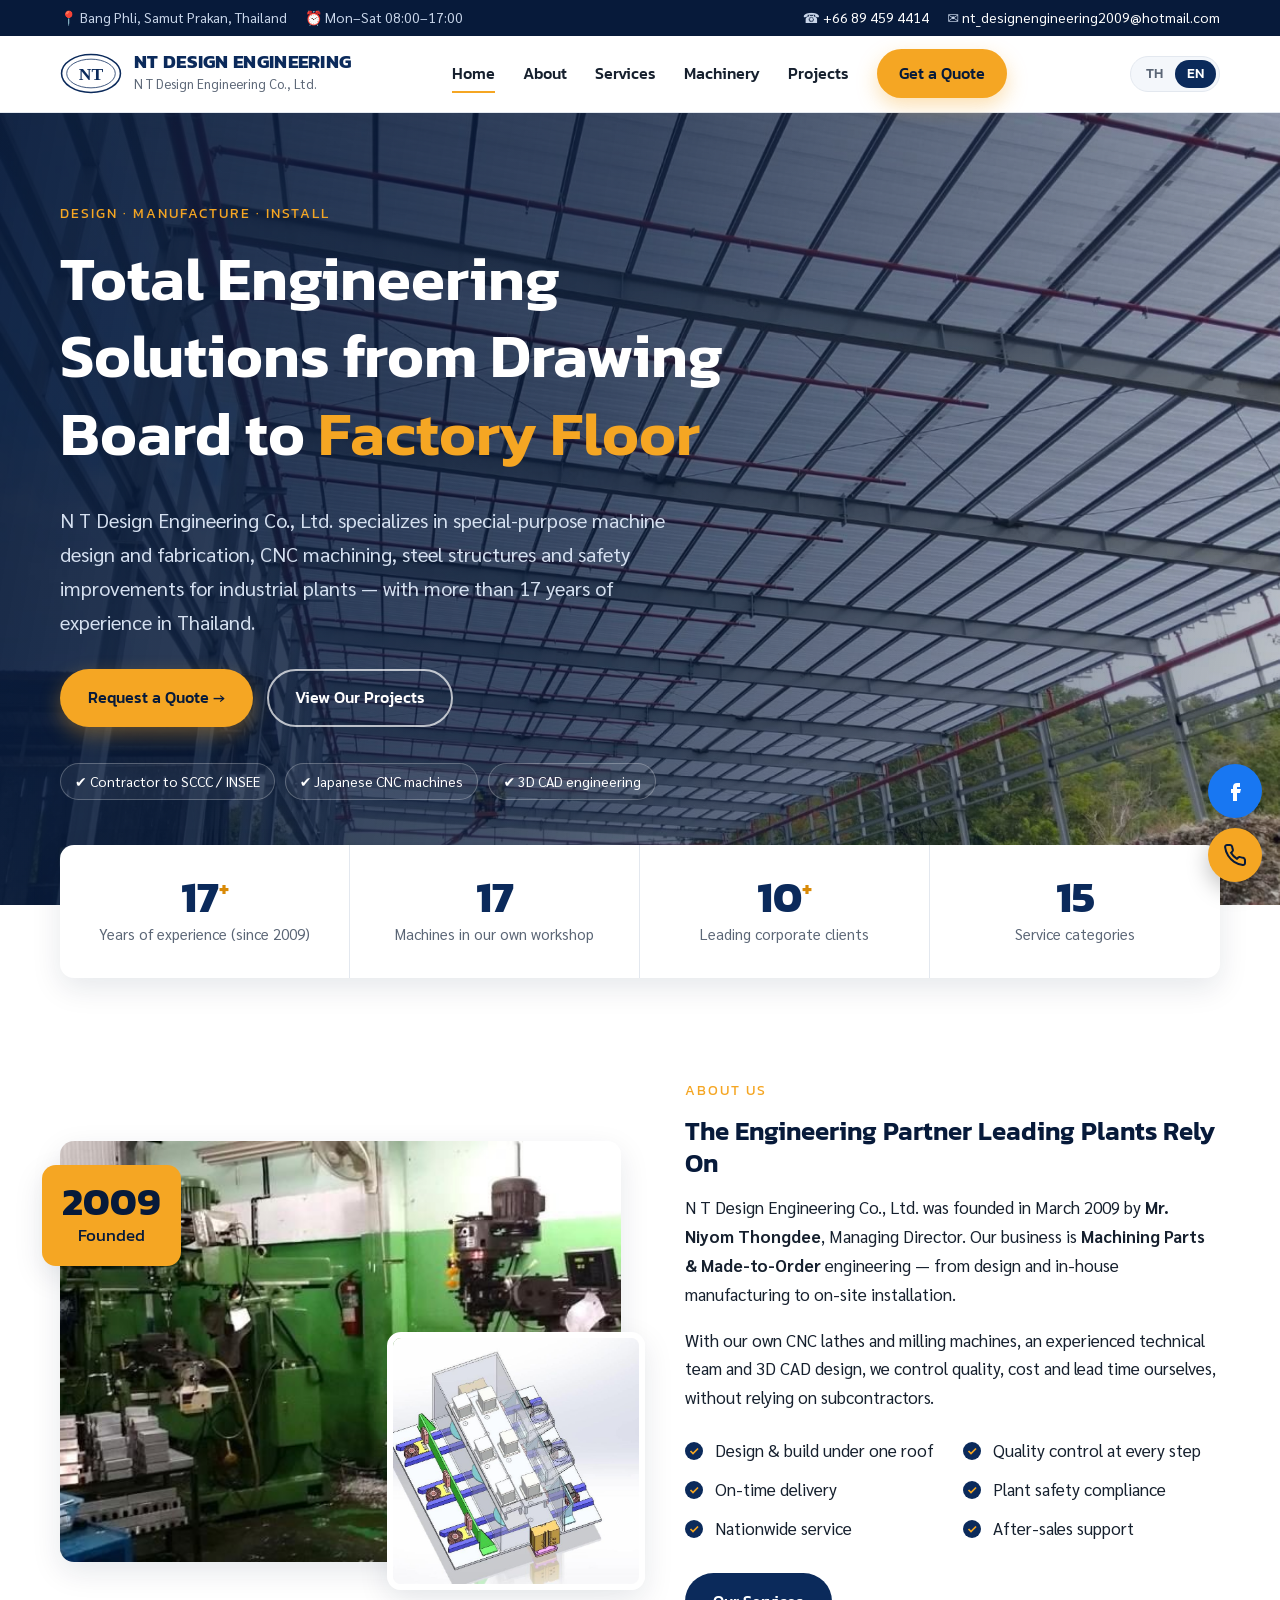
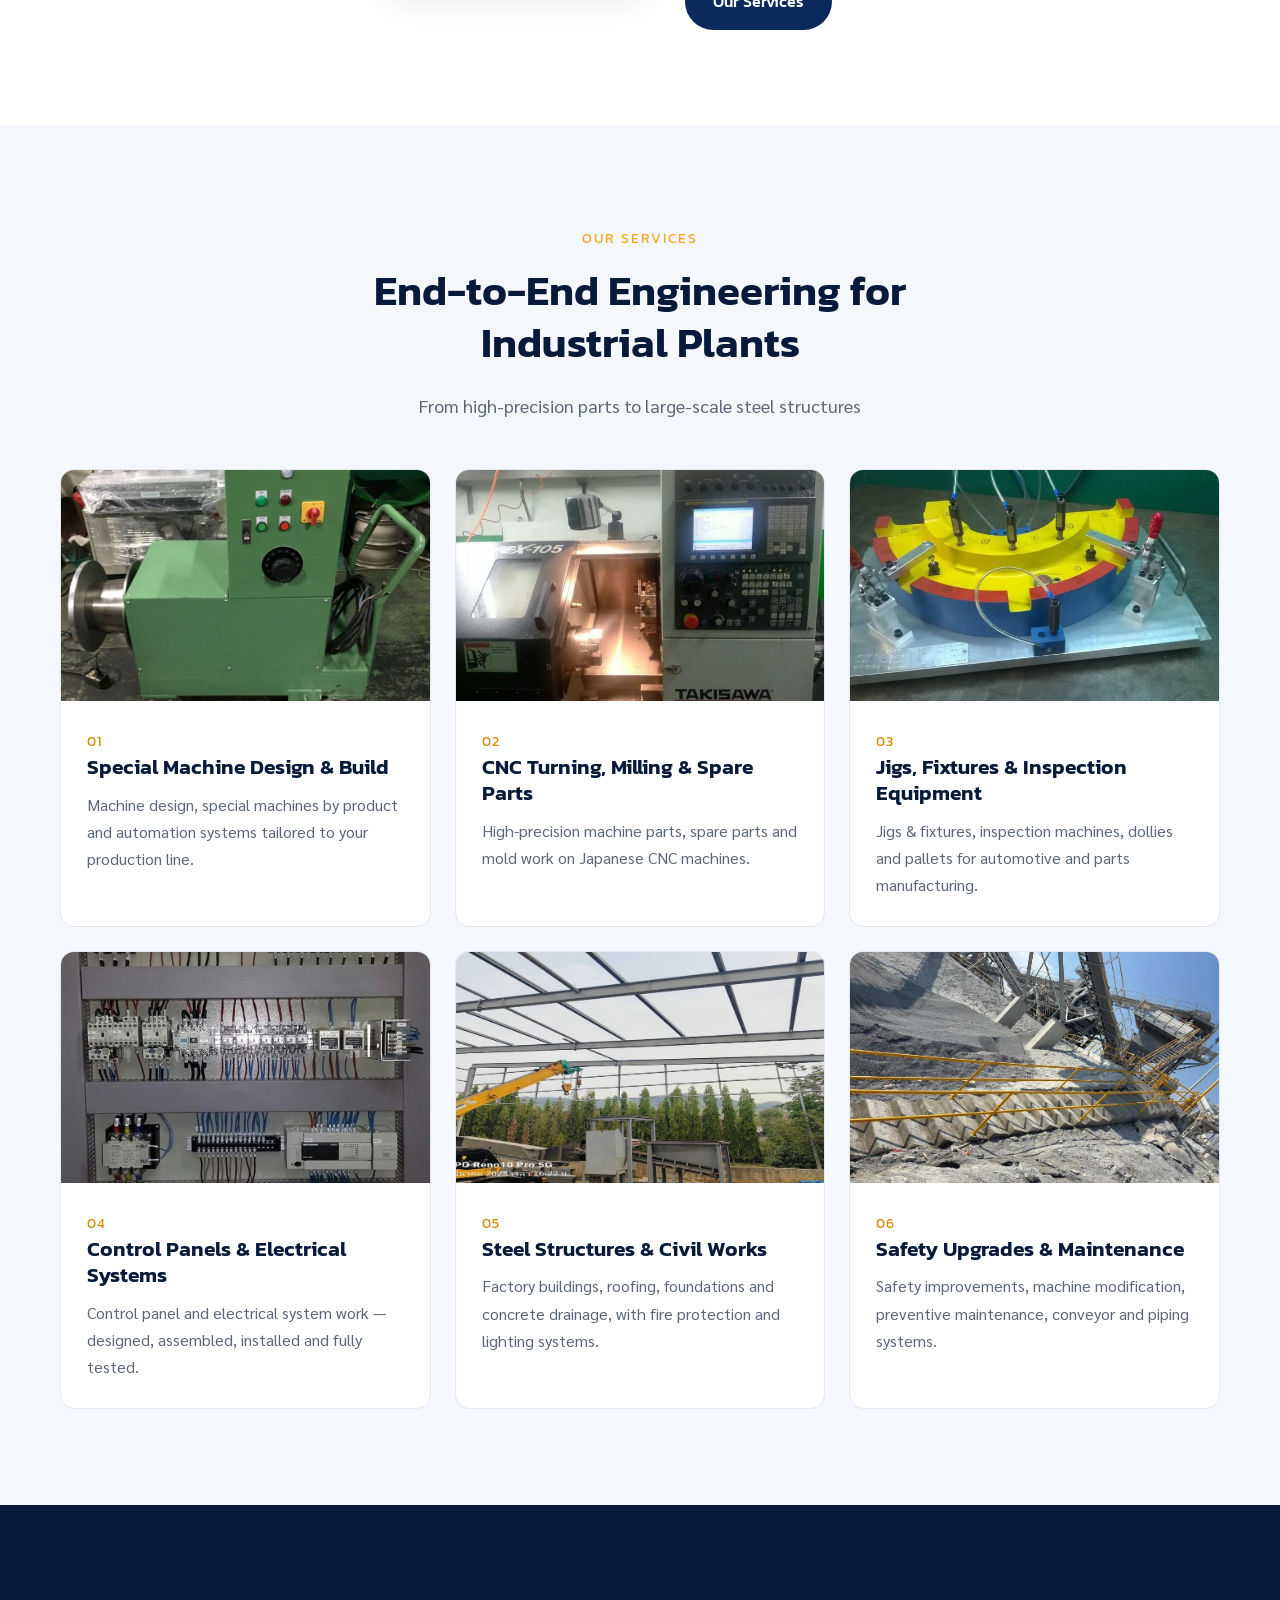
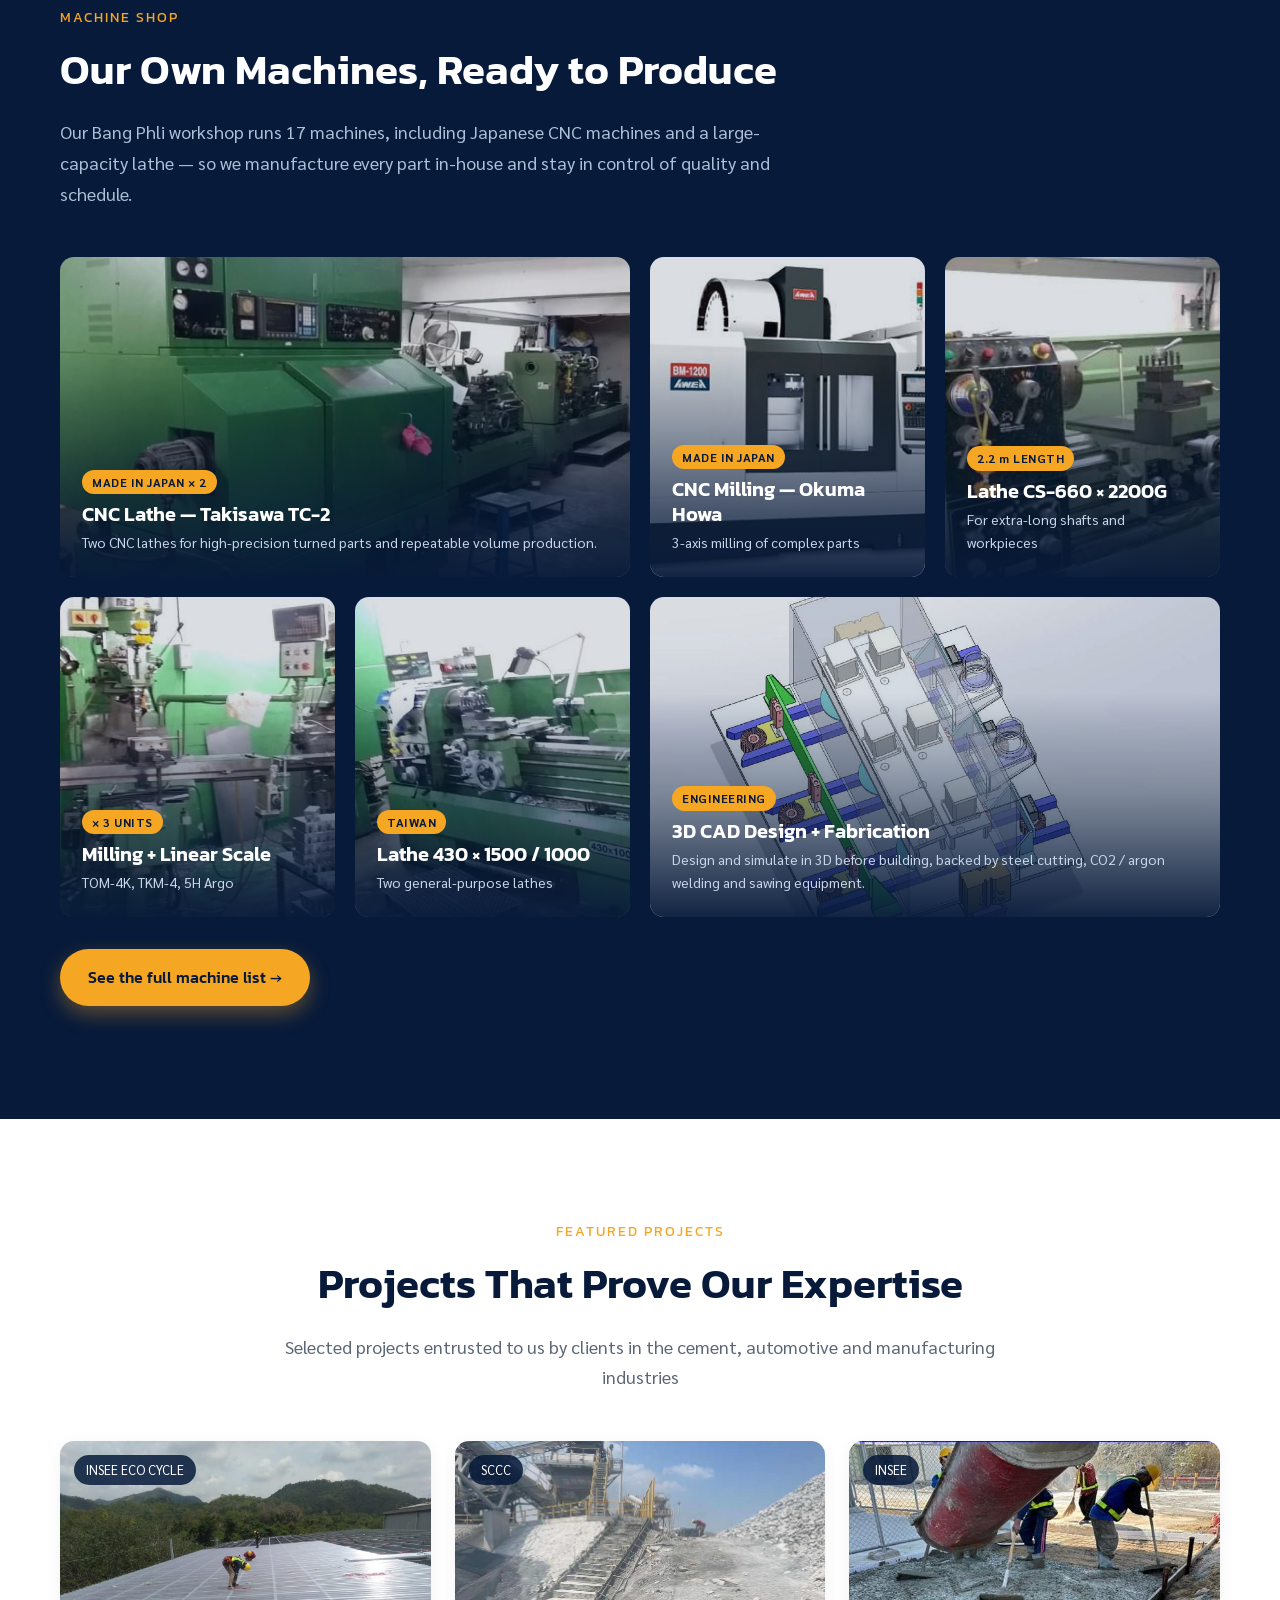
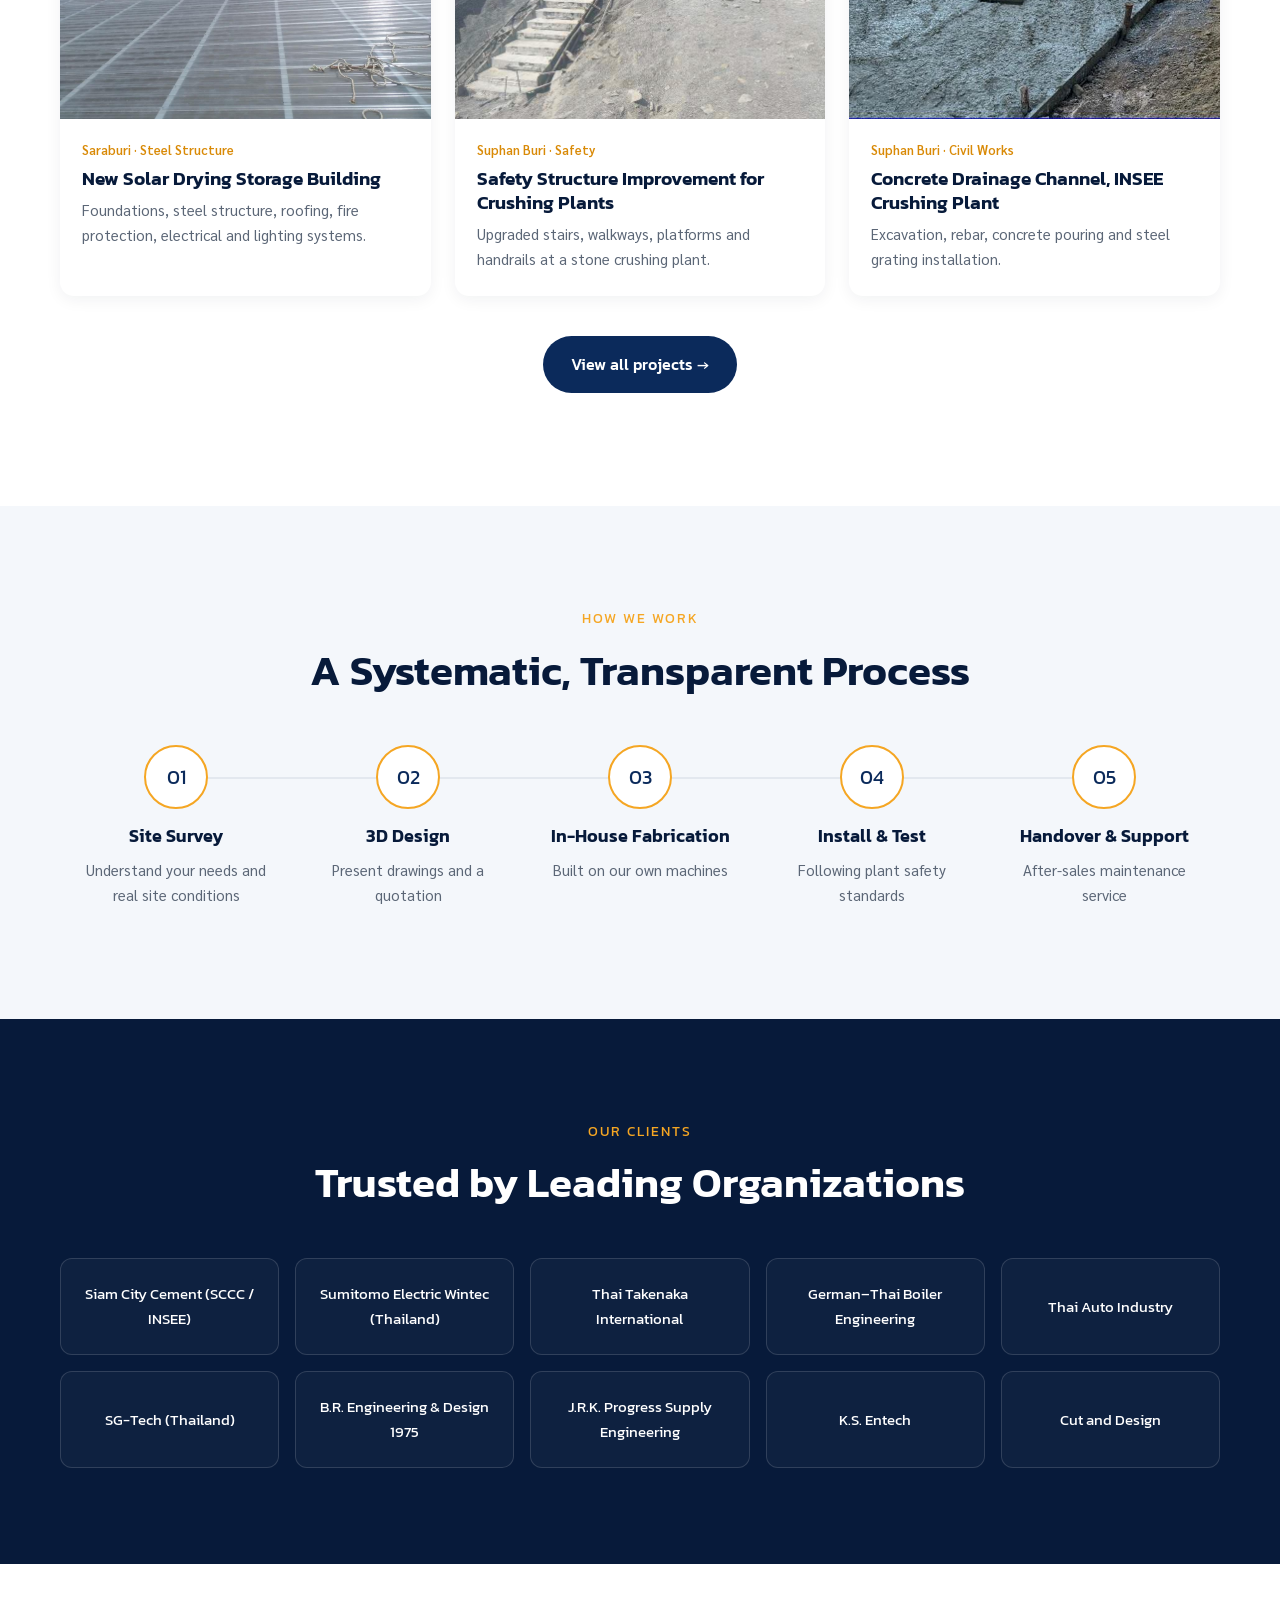
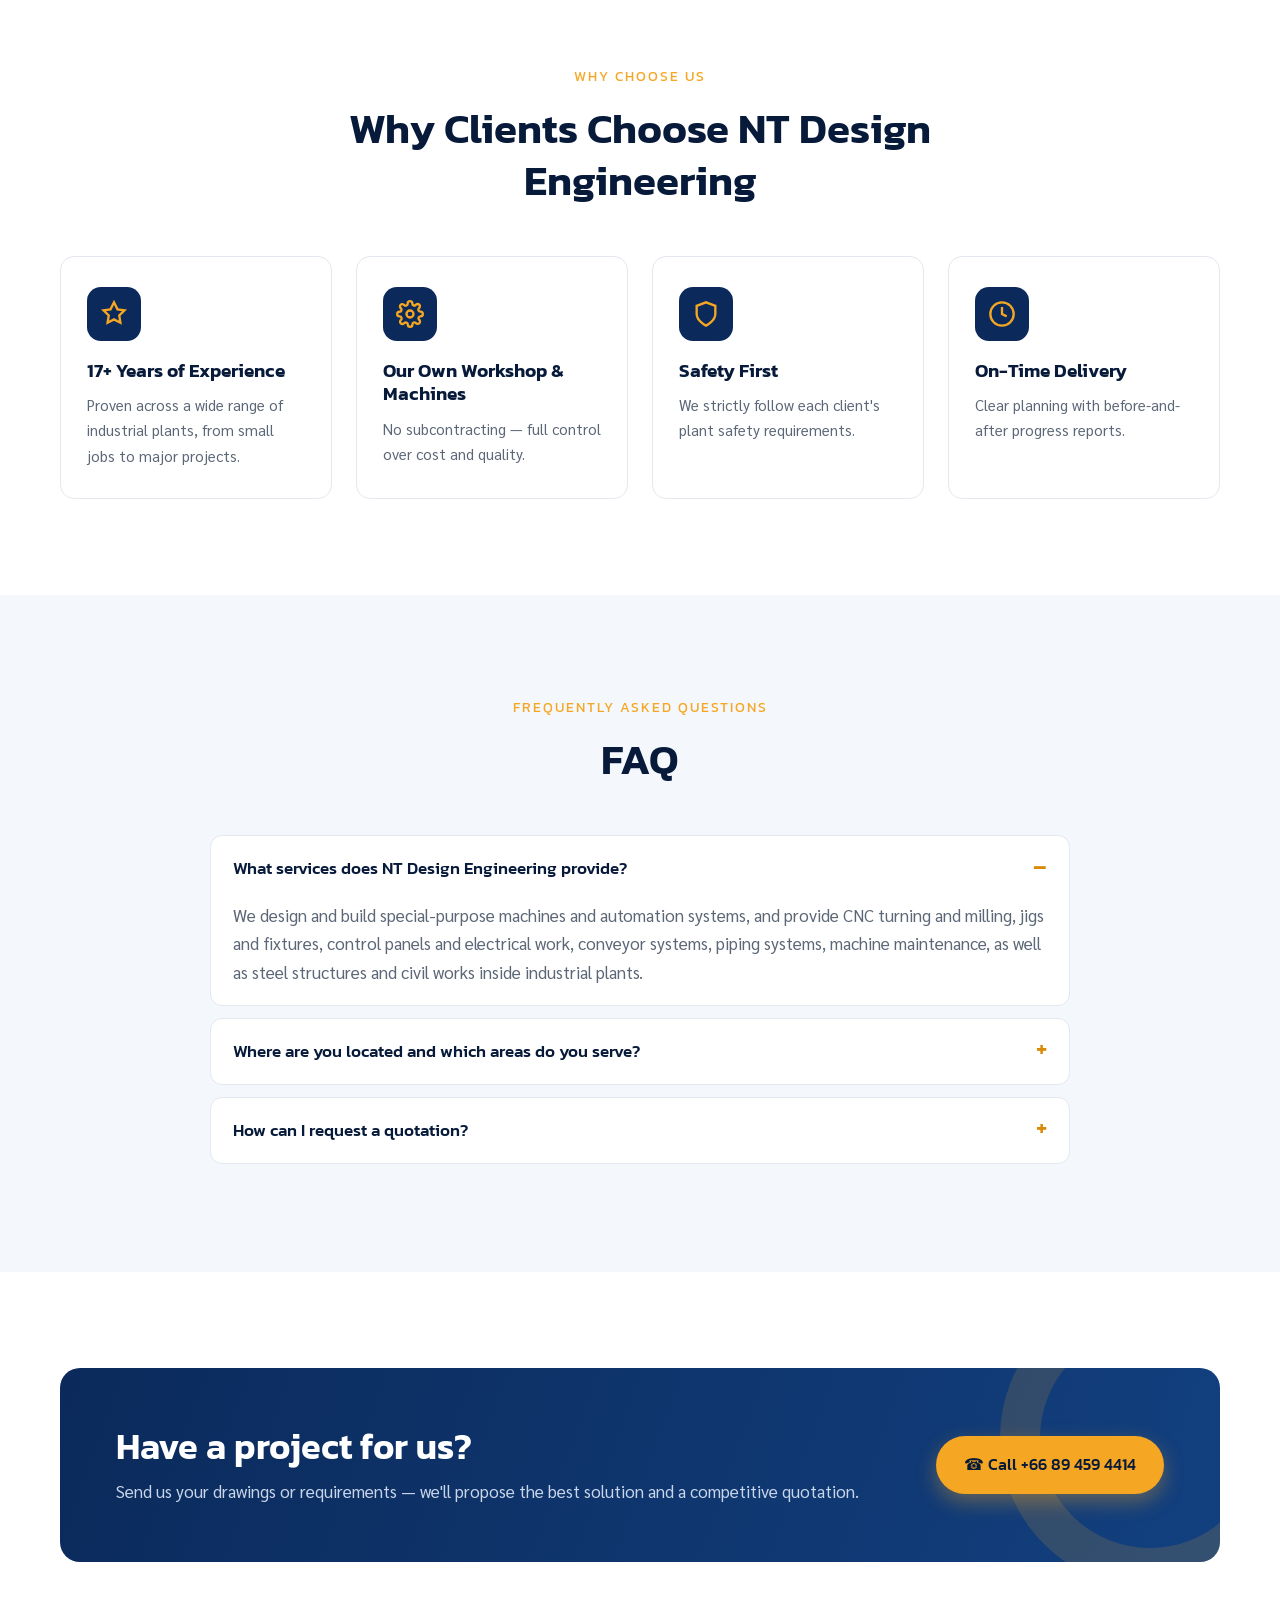
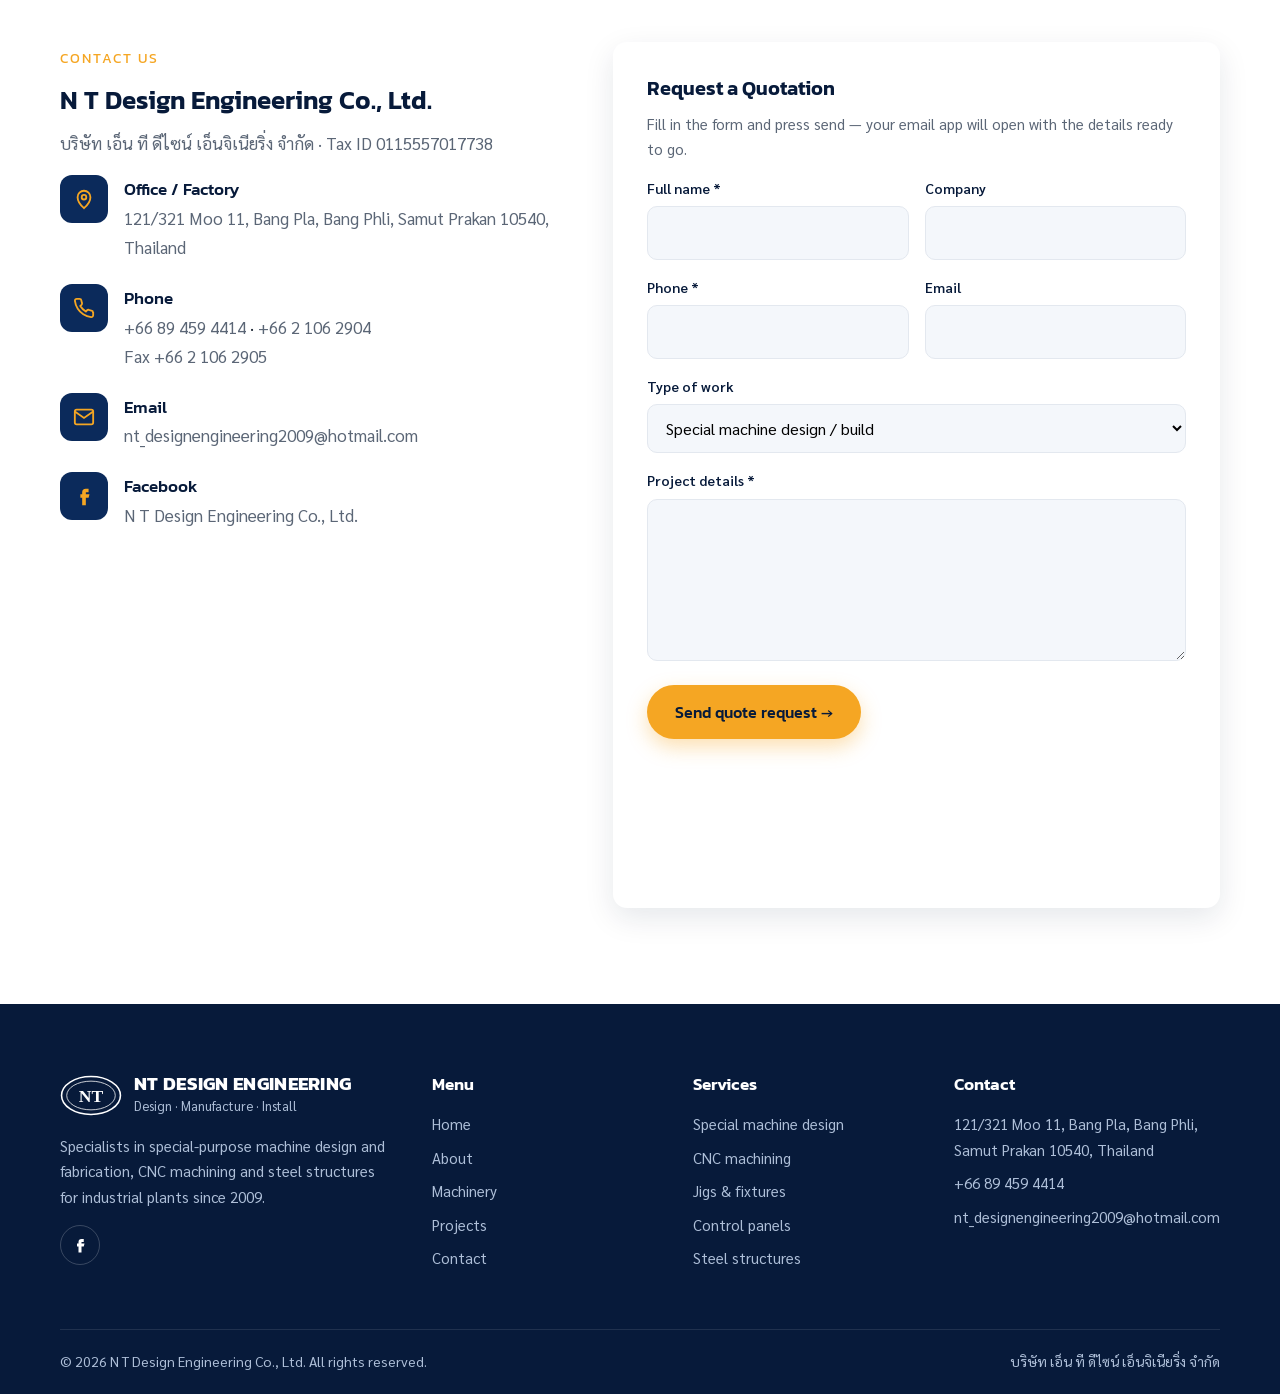
<file: en/index.html>
<!doctype html>
<html lang="en">
<head>
  <meta charset="utf-8">
  <meta name="viewport" content="width=device-width, initial-scale=1">
  <title>NT Design Engineering | Special Machine Design, CNC Machining &amp; Steel Structures, Thailand</title>
  <meta name="description" content="N T Design Engineering Co., Ltd. designs and builds special-purpose machines, automation systems, CNC machined parts, jigs &amp; fixtures, control panels, steel structures and plant civil works in Thailand. 17+ years of experience, trusted by SCCC / INSEE. Bang Phli, Samut Prakan.">
  <meta name="keywords" content="NT Design Engineering, special machine Thailand, machine design Thailand, CNC machining Samut Prakan, jig and fixture Thailand, control panel, steel structure contractor Thailand, industrial contractor Bangkok">
  <link rel="canonical" href="https://www.ntdesignengineering.com/en/">
  <link rel="alternate" hreflang="th" href="https://www.ntdesignengineering.com/">
  <link rel="alternate" hreflang="en" href="https://www.ntdesignengineering.com/en/">
  <link rel="alternate" hreflang="x-default" href="https://www.ntdesignengineering.com/">
  <meta name="robots" content="index, follow">
  <meta name="theme-color" content="#0b2a5b">

  <meta property="og:type" content="website">
  <meta property="og:locale" content="en_US">
  <meta property="og:locale:alternate" content="th_TH">
  <meta property="og:site_name" content="NT Design Engineering">
  <meta property="og:title" content="NT Design Engineering | Design · Manufacture · Install">
  <meta property="og:description" content="Special machine design, CNC machining, steel structures and plant safety improvements for industrial facilities in Thailand. 17+ years of experience.">
  <meta property="og:url" content="https://www.ntdesignengineering.com/en/">
  <meta property="og:image" content="https://www.ntdesignengineering.com/assets/img/hero-steel-structure.jpg">
  <meta name="twitter:card" content="summary_large_image">

  <link rel="icon" href="../assets/img/logo.svg" type="image/svg+xml">
  <link rel="preconnect" href="https://fonts.googleapis.com">
  <link rel="preconnect" href="https://fonts.gstatic.com" crossorigin>
  <link href="https://fonts.googleapis.com/css2?family=Kanit:wght@400;500;600&family=Sarabun:wght@400;600;700&display=swap" rel="stylesheet">
  <link rel="preload" as="image" href="../assets/img/hero-steel-structure.jpg">
  <link rel="stylesheet" href="../assets/css/style.css">

  <script type="application/ld+json">
  {
    "@context": "https://schema.org",
    "@graph": [
      {
        "@type": ["Organization", "LocalBusiness"],
        "@id": "https://www.ntdesignengineering.com/#org",
        "name": "N T Design Engineering Co., Ltd.",
        "alternateName": ["NT Design Engineering", "บริษัท เอ็น ที ดีไซน์ เอ็นจิเนียริ่ง จำกัด"],
        "url": "https://www.ntdesignengineering.com/en/",
        "logo": "https://www.ntdesignengineering.com/assets/img/logo.svg",
        "image": "https://www.ntdesignengineering.com/assets/img/hero-steel-structure.jpg",
        "description": "Design and manufacture of special-purpose machines, automation systems, CNC machined parts, jigs and fixtures, control panels, steel structures and civil works for industrial plants.",
        "foundingDate": "2009-03",
        "founder": { "@type": "Person", "name": "Mr. Niyom Thongdee" },
        "taxID": "0115557017738",
        "telephone": "+66-2-106-2904",
        "faxNumber": "+66-2-106-2905",
        "email": "nt_designengineering2009@hotmail.com",
        "address": {
          "@type": "PostalAddress",
          "streetAddress": "121/321 Moo 11, Bang Pla",
          "addressLocality": "Bang Phli",
          "addressRegion": "Samut Prakan",
          "postalCode": "10540",
          "addressCountry": "TH"
        },
        "areaServed": "TH",
        "openingHours": "Mo-Sa 08:00-17:00",
        "contactPoint": [{
          "@type": "ContactPoint",
          "telephone": "+66-89-459-4414",
          "contactType": "sales",
          "availableLanguage": ["th", "en"]
        }],
        "sameAs": ["https://www.facebook.com/profile.php?id=100054307536803"],
        "knowsAbout": ["Machine design", "Special purpose machine", "Automation system", "CNC machining", "Jig and fixture", "Control panel", "Steel structure", "Conveyor system", "Piping system"]
      },
      {
        "@type": "WebSite",
        "@id": "https://www.ntdesignengineering.com/en/#website",
        "url": "https://www.ntdesignengineering.com/en/",
        "name": "NT Design Engineering",
        "inLanguage": "en",
        "publisher": { "@id": "https://www.ntdesignengineering.com/#org" }
      },
      {
        "@type": "FAQPage",
        "mainEntity": [
          { "@type": "Question", "name": "What services does NT Design Engineering provide?", "acceptedAnswer": { "@type": "Answer", "text": "We design and build special-purpose machines and automation systems, and provide CNC turning and milling, jigs and fixtures, control panels and electrical work, conveyor systems, piping systems, machine maintenance, as well as steel structures and civil works inside industrial plants." } },
          { "@type": "Question", "name": "Where are you located and which areas do you serve?", "acceptedAnswer": { "@type": "Answer", "text": "Our office and factory are at 121/321 Moo 11, Bang Pla, Bang Phli, Samut Prakan 10540, Thailand. We serve projects nationwide, including Saraburi, Suphan Buri and industrial estates across Thailand." } },
          { "@type": "Question", "name": "How can I request a quotation?", "acceptedAnswer": { "@type": "Answer", "text": "Call +66 89 459 4414 or +66 2 106 2904, email nt_designengineering2009@hotmail.com, or send your drawings and requirements through the form on our website. Our team will get back to you promptly." } }
        ]
      }
    ]
  }
  </script>
</head>
<body>
  <a class="skip" href="#main">Skip to content</a>

  <div class="topbar">
    <div class="container">
      <div><span>📍 Bang Phli, Samut Prakan, Thailand</span><span class="hide-sm">⏰ Mon–Sat 08:00–17:00</span></div>
      <div><span>☎ <a href="tel:+66894594414">+66 89 459 4414</a></span><span class="hide-sm">✉ <a href="mailto:nt_designengineering2009@hotmail.com">nt_designengineering2009@hotmail.com</a></span></div>
    </div>
  </div>

  <header class="header">
    <div class="container">
      <a class="brand" href="index.html" aria-label="NT Design Engineering home">
        <img class="brand-logo" src="../assets/img/logo.svg" alt="NT Design Engineering logo" width="62" height="42">
        <span><strong>NT DESIGN ENGINEERING</strong><small>N T Design Engineering Co., Ltd.</small></span>
      </a>
      <button class="menu-toggle" aria-label="Open menu" aria-expanded="false"><span></span><span></span><span></span></button>
      <nav class="nav" aria-label="Main menu">
        <a href="index.html" aria-current="page">Home</a>
        <a href="#about">About</a>
        <a href="#services">Services</a>
        <a href="machinery.html">Machinery</a>
        <a href="projects.html">Projects</a>
        <a class="btn btn-primary" href="#contact">Get a Quote</a>
      </nav>
      <div class="lang-switch" role="group" aria-label="เลือกภาษา / Language"><a href="../index.html" lang="th" hreflang="th">TH</a><a href="index.html" lang="en" aria-current="true">EN</a></div>
    </div>
  </header>

  <main id="main">
    <!-- HERO -->
    <section class="hero" aria-label="Company introduction" style="padding:0">
      <div class="hero-bg" style="background-image:url('../assets/img/hero-steel-structure.jpg')"></div>
      <div class="container">
        <span class="eyebrow">Design · Manufacture · Install</span>
        <h1>Total Engineering Solutions from Drawing Board to <em>Factory Floor</em></h1>
        <p class="lead">N T Design Engineering Co., Ltd. specializes in special-purpose machine design and fabrication, CNC machining, steel structures and safety improvements for industrial plants — with more than 17 years of experience in Thailand.</p>
        <div class="hero-actions">
          <a class="btn btn-primary" href="#contact">Request a Quote →</a>
          <a class="btn btn-outline" href="projects.html">View Our Projects</a>
        </div>
        <div class="hero-badges">
          <span>✔ Contractor to SCCC / INSEE</span>
          <span>✔ Japanese CNC machines</span>
          <span>✔ 3D CAD engineering</span>
        </div>
      </div>
    </section>

    <!-- STATS -->
    <div class="stats">
      <div class="container">
        <div class="stats-grid reveal">
          <div class="stat"><b data-count="17">17<sup>+</sup></b><span>Years of experience (since 2009)</span></div>
          <div class="stat"><b data-count="17">17<sup></sup></b><span>Machines in our own workshop</span></div>
          <div class="stat"><b data-count="10">10<sup>+</sup></b><span>Leading corporate clients</span></div>
          <div class="stat"><b data-count="15">15<sup></sup></b><span>Service categories</span></div>
        </div>
      </div>
    </div>

    <!-- ABOUT -->
    <section id="about">
      <div class="container about-grid">
        <div class="about-media reveal">
          <img src="../assets/img/workshop-milling.jpg" alt="NT Design Engineering machine shop in Bang Phli" loading="lazy" width="724" height="384">
          <img class="float" src="../assets/img/cad-design.jpg" alt="Machine design in 3D CAD" loading="lazy" width="1000" height="752">
          <div class="years"><b>2009</b>Founded</div>
        </div>
        <div class="reveal">
          <span class="eyebrow">About Us</span>
          <h2>The Engineering Partner Leading Plants Rely On</h2>
          <p>N T Design Engineering Co., Ltd. was founded in March 2009 by <strong>Mr. Niyom Thongdee</strong>, Managing Director. Our business is <strong>Machining Parts &amp; Made-to-Order</strong> engineering — from design and in-house manufacturing to on-site installation.</p>
          <p>With our own CNC lathes and milling machines, an experienced technical team and 3D CAD design, we control quality, cost and lead time ourselves, without relying on subcontractors.</p>
          <ul class="checklist">
            <li>Design &amp; build under one roof</li>
            <li>Quality control at every step</li>
            <li>On-time delivery</li>
            <li>Plant safety compliance</li>
            <li>Nationwide service</li>
            <li>After-sales support</li>
          </ul>
          <a class="btn btn-navy" href="#services">Our Services</a>
        </div>
      </div>
    </section>

    <!-- SERVICES -->
    <section id="services" class="section-soft">
      <div class="container">
        <div class="section-head center reveal">
          <span class="eyebrow">Our Services</span>
          <h2>End-to-End Engineering for Industrial Plants</h2>
          <p>From high-precision parts to large-scale steel structures</p>
        </div>
        <div class="services-grid">
          <article class="service reveal">
            <img src="../assets/img/special-machine.jpg" alt="Special-purpose machine designed and built by NT Design Engineering" loading="lazy" width="900" height="768">
            <div class="service-body"><span class="service-num">01</span><h3>Special Machine Design &amp; Build</h3><p>Machine design, special machines by product and automation systems tailored to your production line.</p></div>
          </article>
          <article class="service reveal">
            <img src="../assets/img/cnc-takisawa.jpg" alt="CNC turning on a Takisawa lathe" loading="lazy" width="900" height="635">
            <div class="service-body"><span class="service-num">02</span><h3>CNC Turning, Milling &amp; Spare Parts</h3><p>High-precision machine parts, spare parts and mold work on Japanese CNC machines.</p></div>
          </article>
          <article class="service reveal">
            <img src="../assets/img/jig-fixture-1.jpg" alt="Checking jig and fixture for part inspection" loading="lazy" width="900" height="483">
            <div class="service-body"><span class="service-num">03</span><h3>Jigs, Fixtures &amp; Inspection Equipment</h3><p>Jigs &amp; fixtures, inspection machines, dollies and pallets for automotive and parts manufacturing.</p></div>
          </article>
          <article class="service reveal">
            <img src="../assets/img/control-panel.jpg" alt="Electrical control panel assembled by our team" loading="lazy" width="600" height="1024">
            <div class="service-body"><span class="service-num">04</span><h3>Control Panels &amp; Electrical Systems</h3><p>Control panel and electrical system work — designed, assembled, installed and fully tested.</p></div>
          </article>
          <article class="service reveal">
            <img src="../assets/img/solar-frame.jpg" alt="Steel structure erection with a mobile crane" loading="lazy" width="1200" height="561">
            <div class="service-body"><span class="service-num">05</span><h3>Steel Structures &amp; Civil Works</h3><p>Factory buildings, roofing, foundations and concrete drainage, with fire protection and lighting systems.</p></div>
          </article>
          <article class="service reveal">
            <img src="../assets/img/crushing-handrail.jpg" alt="Walkway and handrail safety upgrade at a stone crushing plant" loading="lazy" width="1000" height="711">
            <div class="service-body"><span class="service-num">06</span><h3>Safety Upgrades &amp; Maintenance</h3><p>Safety improvements, machine modification, preventive maintenance, conveyor and piping systems.</p></div>
          </article>
        </div>
      </div>
    </section>

    <!-- MACHINES (highlights) -->
    <section class="section-dark" id="machinery">
      <div class="container">
        <div class="section-head reveal">
          <span class="eyebrow">Machine Shop</span>
          <h2>Our Own Machines, Ready to Produce</h2>
          <p>Our Bang Phli workshop runs 17 machines, including Japanese CNC machines and a large-capacity lathe — so we manufacture every part in-house and stay in control of quality and schedule.</p>
        </div>
        <div class="machines-grid">
          <div class="machine wide reveal">
            <img src="../assets/img/cnc-lathe-tc2.jpg" alt="Takisawa TC-2 CNC lathes in our workshop" loading="lazy" width="667" height="403">
            <div class="machine-info"><span class="tag">MADE IN JAPAN × 2</span><h3>CNC Lathe — Takisawa TC-2</h3><p>Two CNC lathes for high-precision turned parts and repeatable volume production.</p></div>
          </div>
          <div class="machine reveal">
            <img src="../assets/img/cnc-milling.jpg" alt="CNC milling machine" loading="lazy" width="900" height="635">
            <div class="machine-info"><span class="tag">MADE IN JAPAN</span><h3>CNC Milling — Okuma Howa</h3><p>3-axis milling of complex parts</p></div>
          </div>
          <div class="machine reveal">
            <img src="../assets/img/lathe-cs660.jpg" alt="Large CS-660 x 2200G lathe" loading="lazy" width="527" height="279">
            <div class="machine-info"><span class="tag">2.2 m LENGTH</span><h3>Lathe CS-660 × 2200G</h3><p>For extra-long shafts and workpieces</p></div>
          </div>
          <div class="machine reveal">
            <img src="../assets/img/milling-shop.jpg" alt="Milling machines with linear scales" loading="lazy" width="900" height="499">
            <div class="machine-info"><span class="tag">× 3 UNITS</span><h3>Milling + Linear Scale</h3><p>TOM-4K, TKM-4, 5H Argo</p></div>
          </div>
          <div class="machine reveal">
            <img src="../assets/img/lathe-430.jpg" alt="430 x 1000 lathe" loading="lazy" width="900" height="597">
            <div class="machine-info"><span class="tag">TAIWAN</span><h3>Lathe 430 × 1500 / 1000</h3><p>Two general-purpose lathes</p></div>
          </div>
          <div class="machine wide reveal">
            <img src="../assets/img/cad-design.jpg" alt="Machine design in 3D CAD" loading="lazy" width="1000" height="752">
            <div class="machine-info"><span class="tag">ENGINEERING</span><h3>3D CAD Design + Fabrication</h3><p>Design and simulate in 3D before building, backed by steel cutting, CO2 / argon welding and sawing equipment.</p></div>
          </div>
        </div>
        <p style="margin-top:32px"><a class="btn btn-primary" href="machinery.html">See the full machine list →</a></p>
      </div>
    </section>

    <!-- FEATURED PROJECTS -->
    <section id="projects">
      <div class="container">
        <div class="section-head center reveal">
          <span class="eyebrow">Featured Projects</span>
          <h2>Projects That Prove Our Expertise</h2>
          <p>Selected projects entrusted to us by clients in the cement, automotive and manufacturing industries</p>
        </div>
        <div class="projects-grid">
          <article class="project reveal">
            <figure data-zoom><img src="../assets/img/solar-roof-workers.jpg" alt="Solar Drying Storage Building — INSEE ECO CYCLE, Saraburi" loading="lazy" width="1200" height="900"><span class="client">INSEE ECO CYCLE</span></figure>
            <div class="project-body"><div class="meta">Saraburi · Steel Structure</div><h3>New Solar Drying Storage Building</h3><p>Foundations, steel structure, roofing, fire protection, electrical and lighting systems.</p></div>
          </article>
          <article class="project reveal">
            <figure data-zoom><img src="../assets/img/crushing-stairs.jpg" alt="Safety structure improvement, Suphan Buri crushing plant" loading="lazy" width="1000" height="630"><span class="client">SCCC</span></figure>
            <div class="project-body"><div class="meta">Suphan Buri · Safety</div><h3>Safety Structure Improvement for Crushing Plants</h3><p>Upgraded stairs, walkways, platforms and handrails at a stone crushing plant.</p></div>
          </article>
          <article class="project reveal">
            <figure data-zoom><img src="../assets/img/concrete-pour.jpg" alt="Concrete drainage channel construction, INSEE Suphan Buri crushing plant" loading="lazy" width="1000" height="664"><span class="client">INSEE</span></figure>
            <div class="project-body"><div class="meta">Suphan Buri · Civil Works</div><h3>Concrete Drainage Channel, INSEE Crushing Plant</h3><p>Excavation, rebar, concrete pouring and steel grating installation.</p></div>
          </article>
        </div>
        <p style="text-align:center;margin-top:40px"><a class="btn btn-navy" href="projects.html">View all projects →</a></p>
      </div>
    </section>

    <!-- PROCESS -->
    <section class="section-soft">
      <div class="container">
        <div class="section-head center reveal">
          <span class="eyebrow">How We Work</span>
          <h2>A Systematic, Transparent Process</h2>
        </div>
        <div class="process reveal">
          <div class="step"><h3>Site Survey</h3><p>Understand your needs and real site conditions</p></div>
          <div class="step"><h3>3D Design</h3><p>Present drawings and a quotation</p></div>
          <div class="step"><h3>In-House Fabrication</h3><p>Built on our own machines</p></div>
          <div class="step"><h3>Install &amp; Test</h3><p>Following plant safety standards</p></div>
          <div class="step"><h3>Handover &amp; Support</h3><p>After-sales maintenance service</p></div>
        </div>
      </div>
    </section>

    <!-- CLIENTS -->
    <section class="section-dark">
      <div class="container">
        <div class="section-head center reveal">
          <span class="eyebrow">Our Clients</span>
          <h2>Trusted by Leading Organizations</h2>
        </div>
        <div class="clients-grid reveal">
          <div class="client-card">Siam City Cement (SCCC / INSEE)</div>
          <div class="client-card">Sumitomo Electric Wintec (Thailand)</div>
          <div class="client-card">Thai Takenaka International</div>
          <div class="client-card">German–Thai Boiler Engineering</div>
          <div class="client-card">Thai Auto Industry</div>
          <div class="client-card">SG-Tech (Thailand)</div>
          <div class="client-card">B.R. Engineering &amp; Design 1975</div>
          <div class="client-card">J.R.K. Progress Supply Engineering</div>
          <div class="client-card">K.S. Entech</div>
          <div class="client-card">Cut and Design</div>
        </div>
      </div>
    </section>

    <!-- WHY -->
    <section>
      <div class="container">
        <div class="section-head center reveal">
          <span class="eyebrow">Why Choose Us</span>
          <h2>Why Clients Choose NT Design Engineering</h2>
        </div>
        <div class="why-grid">
          <div class="why reveal"><div class="icon"><svg viewBox="0 0 24 24" fill="none" stroke="currentColor" stroke-width="2"><path d="M12 2l3 6 6 .9-4.5 4.3 1 6.3L12 16.6 6.5 19.5l1-6.3L3 8.9 9 8z"/></svg></div><h3>17+ Years of Experience</h3><p>Proven across a wide range of industrial plants, from small jobs to major projects.</p></div>
          <div class="why reveal"><div class="icon"><svg viewBox="0 0 24 24" fill="none" stroke="currentColor" stroke-width="2"><circle cx="12" cy="12" r="3"/><path d="M19.4 15a1.7 1.7 0 00.3 1.8l.1.1a2 2 0 11-2.8 2.8l-.1-.1a1.7 1.7 0 00-1.8-.3 1.7 1.7 0 00-1 1.5V21a2 2 0 01-4 0v-.1a1.7 1.7 0 00-1.1-1.5 1.7 1.7 0 00-1.8.3l-.1.1a2 2 0 11-2.8-2.8l.1-.1a1.7 1.7 0 00.3-1.8 1.7 1.7 0 00-1.5-1H3a2 2 0 010-4h.1a1.7 1.7 0 001.5-1.1 1.7 1.7 0 00-.3-1.8l-.1-.1a2 2 0 112.8-2.8l.1.1a1.7 1.7 0 001.8.3H9a1.7 1.7 0 001-1.5V3a2 2 0 014 0v.1a1.7 1.7 0 001 1.5 1.7 1.7 0 001.8-.3l.1-.1a2 2 0 112.8 2.8l-.1.1a1.7 1.7 0 00-.3 1.8V9a1.7 1.7 0 001.5 1H21a2 2 0 010 4h-.1a1.7 1.7 0 00-1.5 1z"/></svg></div><h3>Our Own Workshop &amp; Machines</h3><p>No subcontracting — full control over cost and quality.</p></div>
          <div class="why reveal"><div class="icon"><svg viewBox="0 0 24 24" fill="none" stroke="currentColor" stroke-width="2"><path d="M12 22s8-4 8-10V5l-8-3-8 3v7c0 6 8 10 8 10z"/></svg></div><h3>Safety First</h3><p>We strictly follow each client's plant safety requirements.</p></div>
          <div class="why reveal"><div class="icon"><svg viewBox="0 0 24 24" fill="none" stroke="currentColor" stroke-width="2"><circle cx="12" cy="12" r="10"/><path d="M12 6v6l4 2"/></svg></div><h3>On-Time Delivery</h3><p>Clear planning with before-and-after progress reports.</p></div>
        </div>
      </div>
    </section>

    <!-- FAQ -->
    <section class="section-soft" id="faq">
      <div class="container">
        <div class="section-head center reveal">
          <span class="eyebrow">Frequently Asked Questions</span>
          <h2>FAQ</h2>
        </div>
        <div class="faq reveal">
          <details open><summary>What services does NT Design Engineering provide?</summary><p>We design and build special-purpose machines and automation systems, and provide CNC turning and milling, jigs and fixtures, control panels and electrical work, conveyor systems, piping systems, machine maintenance, as well as steel structures and civil works inside industrial plants.</p></details>
          <details><summary>Where are you located and which areas do you serve?</summary><p>Our office and factory are at 121/321 Moo 11, Bang Pla, Bang Phli, Samut Prakan 10540, Thailand. We serve projects nationwide, including Saraburi, Suphan Buri and industrial estates across Thailand.</p></details>
          <details><summary>How can I request a quotation?</summary><p>Call +66 89 459 4414 or +66 2 106 2904, email nt_designengineering2009@hotmail.com, or send your drawings and requirements using the form below. Our team will get back to you promptly.</p></details>
        </div>
      </div>
    </section>

    <!-- CONTACT -->
    <section id="contact">
      <div class="container">
        <div class="cta reveal" style="margin-bottom:80px">
          <div><h2>Have a project for us?</h2><p>Send us your drawings or requirements — we'll propose the best solution and a competitive quotation.</p></div>
          <a class="btn btn-primary" href="tel:+66894594414">☎ Call +66 89 459 4414</a>
        </div>
        <div class="contact-grid">
          <div class="reveal">
            <span class="eyebrow">Contact Us</span>
            <h2>N T Design Engineering Co., Ltd.</h2>
            <p style="color:var(--muted)">บริษัท เอ็น ที ดีไซน์ เอ็นจิเนียริ่ง จำกัด · Tax ID 0115557017738</p>
            <div class="contact-item"><div class="icon"><svg viewBox="0 0 24 24" fill="none" stroke="currentColor" stroke-width="2"><path d="M12 22s7-6.2 7-12a7 7 0 10-14 0c0 5.8 7 12 7 12z"/><circle cx="12" cy="10" r="2.5"/></svg></div><div><b>Office / Factory</b><span>121/321 Moo 11, Bang Pla, Bang Phli, Samut Prakan 10540, Thailand</span></div></div>
            <div class="contact-item"><div class="icon"><svg viewBox="0 0 24 24" fill="none" stroke="currentColor" stroke-width="2"><path d="M22 16.9v3a2 2 0 01-2.2 2 19.8 19.8 0 01-8.6-3.1 19.5 19.5 0 01-6-6A19.8 19.8 0 012.1 4.2 2 2 0 014.1 2h3a2 2 0 012 1.7c.1.9.4 1.8.7 2.7a2 2 0 01-.5 2.1L8 9.8a16 16 0 006 6l1.3-1.3a2 2 0 012.1-.4c.9.3 1.8.6 2.7.7a2 2 0 011.7 2z"/></svg></div><div><b>Phone</b><a href="tel:+66894594414">+66 89 459 4414</a> · <a href="tel:+6621062904">+66 2 106 2904</a><br><span>Fax +66 2 106 2905</span></div></div>
            <div class="contact-item"><div class="icon"><svg viewBox="0 0 24 24" fill="none" stroke="currentColor" stroke-width="2"><rect x="2" y="4" width="20" height="16" rx="2"/><path d="M22 6l-10 7L2 6"/></svg></div><div><b>Email</b><a href="mailto:nt_designengineering2009@hotmail.com">nt_designengineering2009@hotmail.com</a></div></div>
            <div class="contact-item"><div class="icon"><svg viewBox="0 0 24 24" fill="currentColor"><path d="M14 8h3V4h-3a4 4 0 00-4 4v2H8v4h2v8h4v-8h3l1-4h-4V8z"/></svg></div><div><b>Facebook</b><a href="https://www.facebook.com/profile.php?id=100054307536803" target="_blank" rel="noopener">N T Design Engineering Co., Ltd.</a></div></div>
            <iframe class="map" title="Map of NT Design Engineering, Bang Phli, Samut Prakan" loading="lazy" referrerpolicy="no-referrer-when-downgrade" src="https://maps.google.com/maps?q=121%2F321%20%E0%B8%AB%E0%B8%A1%E0%B8%B9%E0%B9%88%2011%20%E0%B8%9A%E0%B8%B2%E0%B8%87%E0%B8%9B%E0%B8%A5%E0%B8%B2%20%E0%B8%9A%E0%B8%B2%E0%B8%87%E0%B8%9E%E0%B8%A5%E0%B8%B5%20%E0%B8%AA%E0%B8%A1%E0%B8%B8%E0%B8%97%E0%B8%A3%E0%B8%9B%E0%B8%A3%E0%B8%B2%E0%B8%81%E0%B8%B2%E0%B8%A3%2010540&z=15&hl=en&output=embed"></iframe>
          </div>
          <form class="form reveal" id="quote-form">
            <h3>Request a Quotation</h3>
            <p style="color:var(--muted);font-size:15px">Fill in the form and press send — your email app will open with the details ready to go.</p>
            <div class="form-row">
              <div><label for="f-name">Full name *</label><input id="f-name" name="name" required autocomplete="name"></div>
              <div><label for="f-company">Company</label><input id="f-company" name="company" autocomplete="organization"></div>
            </div>
            <div class="form-row">
              <div><label for="f-phone">Phone *</label><input id="f-phone" name="phone" type="tel" required autocomplete="tel"></div>
              <div><label for="f-email">Email</label><input id="f-email" name="email" type="email" autocomplete="email"></div>
            </div>
            <label for="f-type">Type of work</label>
            <select id="f-type" name="type">
              <option>Special machine design / build</option>
              <option>CNC turning–milling / spare parts</option>
              <option>Jigs &amp; fixtures</option>
              <option>Control panel / electrical</option>
              <option>Steel structure / civil works</option>
              <option>Safety upgrade / maintenance</option>
              <option>Other</option>
            </select>
            <label for="f-msg">Project details *</label>
            <textarea id="f-msg" name="message" rows="5" required></textarea>
            <button class="btn btn-primary" type="submit">Send quote request →</button>
          </form>
        </div>
      </div>
    </section>
  </main>

  <footer class="footer">
    <div class="container">
      <div class="footer-grid">
        <div>
          <a class="brand" href="index.html"><img class="brand-logo" src="../assets/img/logo-white.svg" alt="" width="62" height="42"><span><strong>NT DESIGN ENGINEERING</strong><small>Design · Manufacture · Install</small></span></a>
          <p>Specialists in special-purpose machine design and fabrication, CNC machining and steel structures for industrial plants since 2009.</p>
          <div class="social"><a href="https://www.facebook.com/profile.php?id=100054307536803" target="_blank" rel="noopener" aria-label="Facebook"><svg viewBox="0 0 24 24" fill="currentColor"><path d="M14 8h3V4h-3a4 4 0 00-4 4v2H8v4h2v8h4v-8h3l1-4h-4V8z"/></svg></a></div>
        </div>
        <div><h4>Menu</h4><ul><li><a href="index.html">Home</a></li><li><a href="#about">About</a></li><li><a href="machinery.html">Machinery</a></li><li><a href="projects.html">Projects</a></li><li><a href="#contact">Contact</a></li></ul></div>
        <div><h4>Services</h4><ul><li>Special machine design</li><li>CNC machining</li><li>Jigs &amp; fixtures</li><li>Control panels</li><li>Steel structures</li></ul></div>
        <div><h4>Contact</h4><ul><li>121/321 Moo 11, Bang Pla, Bang Phli, Samut Prakan 10540, Thailand</li><li><a href="tel:+66894594414">+66 89 459 4414</a></li><li><a href="mailto:nt_designengineering2009@hotmail.com">nt_designengineering2009@hotmail.com</a></li></ul></div>
      </div>
      <div class="footer-bottom"><span>© <span id="year">2026</span> N T Design Engineering Co., Ltd. All rights reserved.</span><span>บริษัท เอ็น ที ดีไซน์ เอ็นจิเนียริ่ง จำกัด</span></div>
    </div>
  </footer>

  <div class="float-call">
    <a class="fb" href="https://www.facebook.com/profile.php?id=100054307536803" target="_blank" rel="noopener" aria-label="Facebook"><svg viewBox="0 0 24 24" fill="currentColor"><path d="M14 8h3V4h-3a4 4 0 00-4 4v2H8v4h2v8h4v-8h3l1-4h-4V8z"/></svg></a>
    <a class="phone" href="tel:+66894594414" aria-label="Call us"><svg viewBox="0 0 24 24" fill="none" stroke="currentColor" stroke-width="2"><path d="M22 16.9v3a2 2 0 01-2.2 2 19.8 19.8 0 01-8.6-3.1 19.5 19.5 0 01-6-6A19.8 19.8 0 012.1 4.2 2 2 0 014.1 2h3a2 2 0 012 1.7c.1.9.4 1.8.7 2.7a2 2 0 01-.5 2.1L8 9.8a16 16 0 006 6l1.3-1.3a2 2 0 012.1-.4c.9.3 1.8.6 2.7.7a2 2 0 011.7 2z"/></svg></a>
  </div>

  <script src="../assets/js/main.js" defer></script>
</body>
</html>
</file>
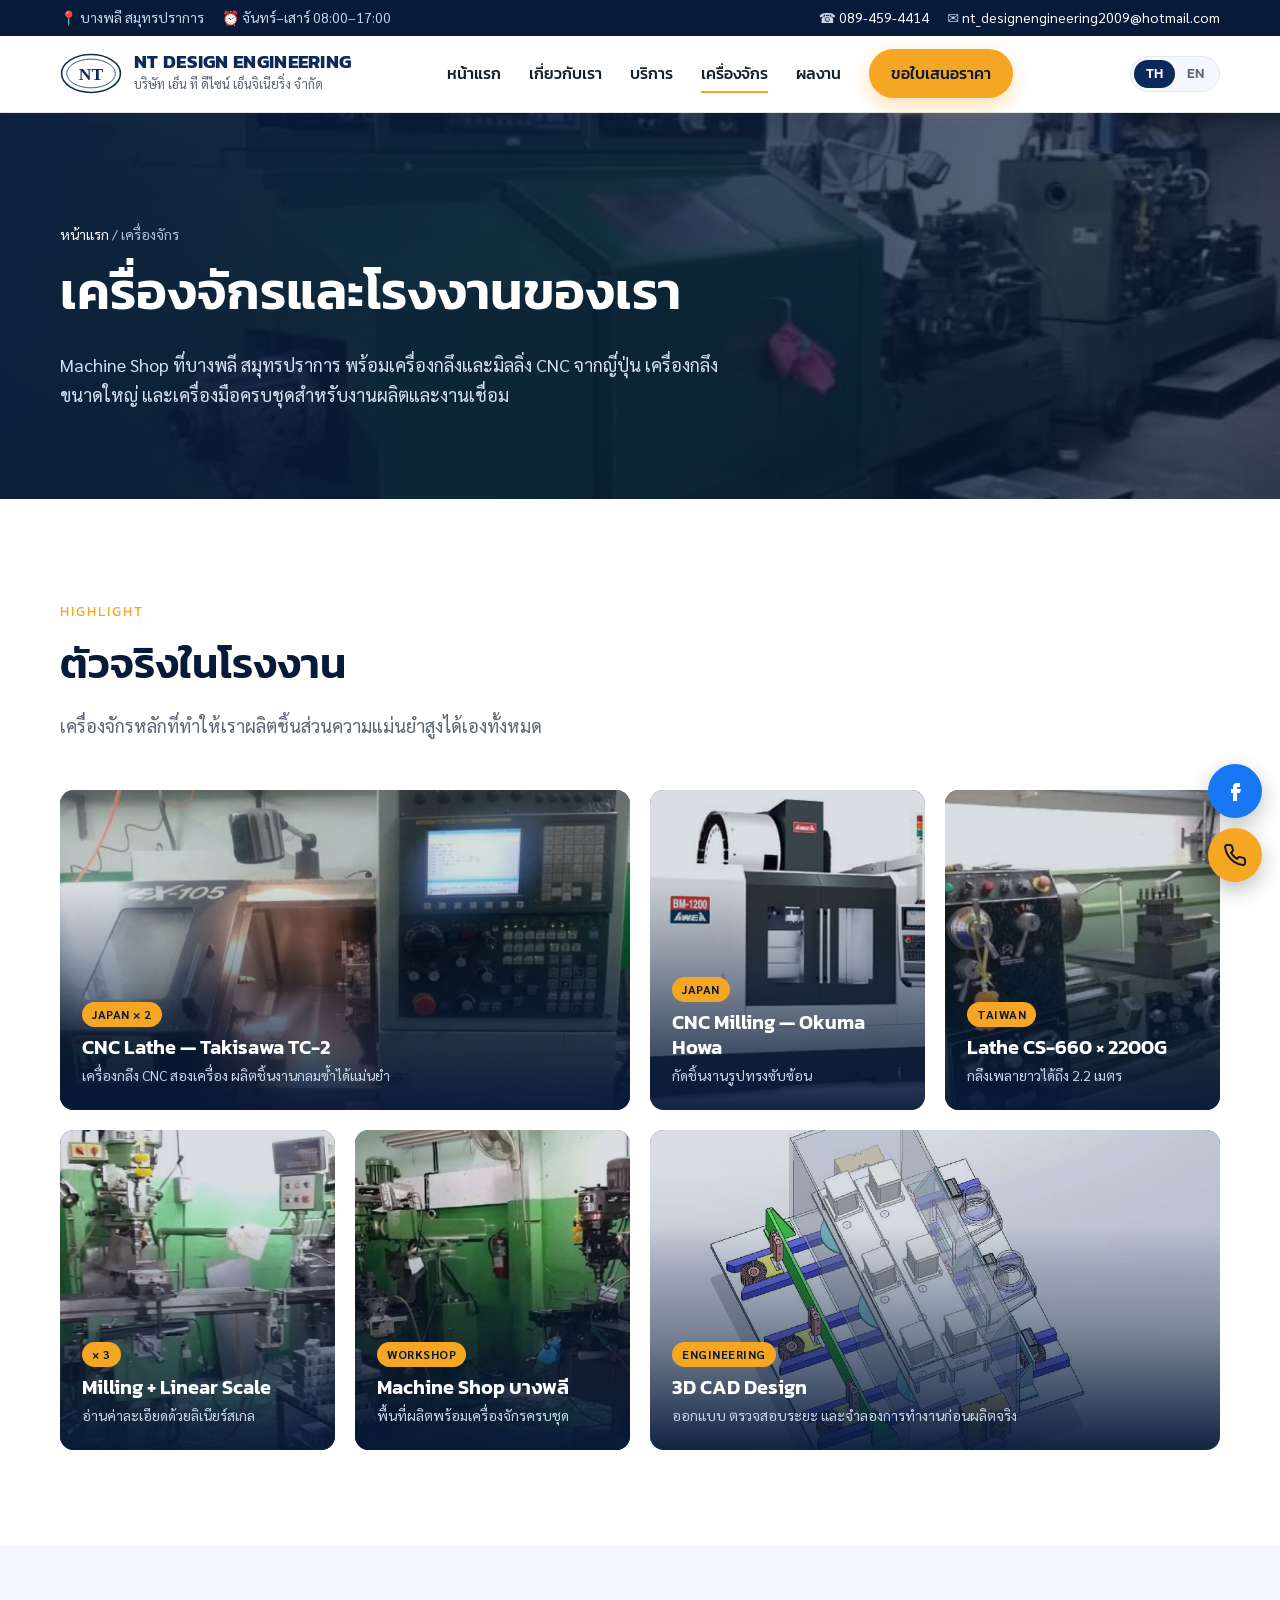
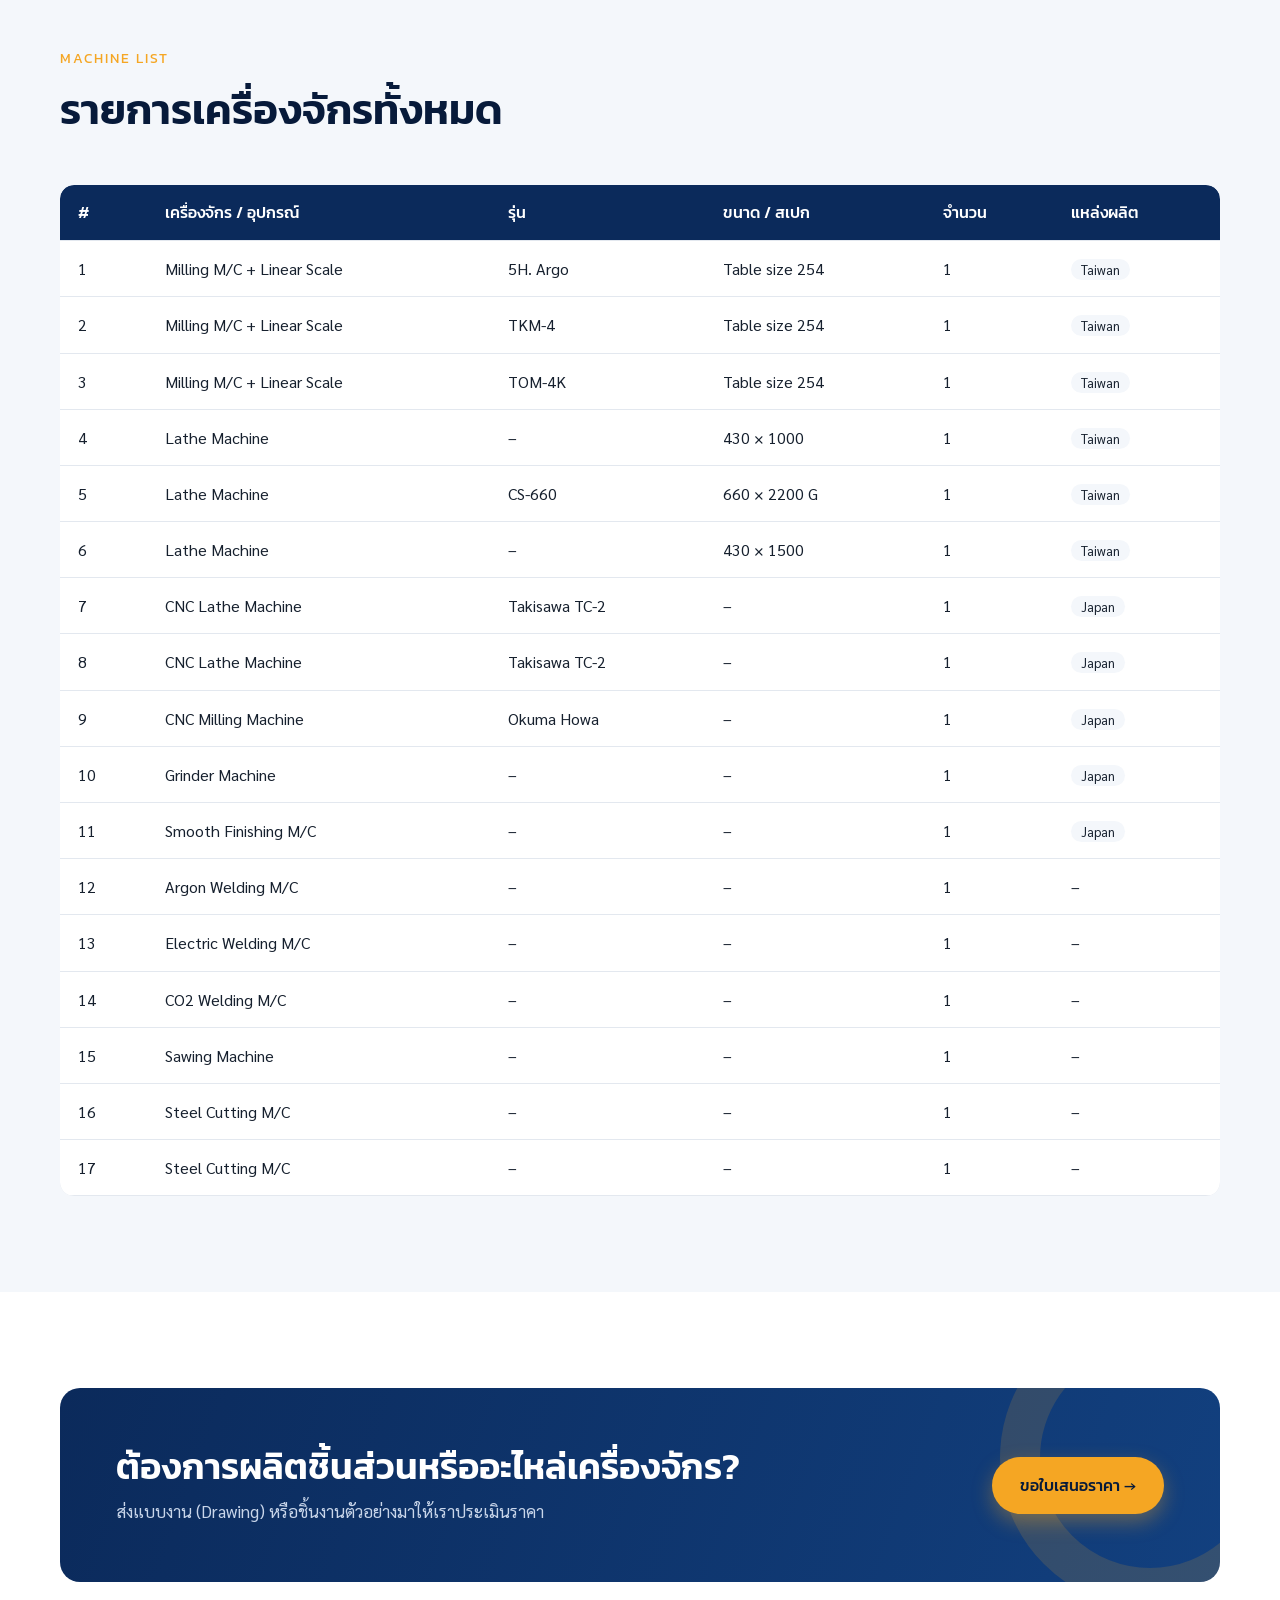
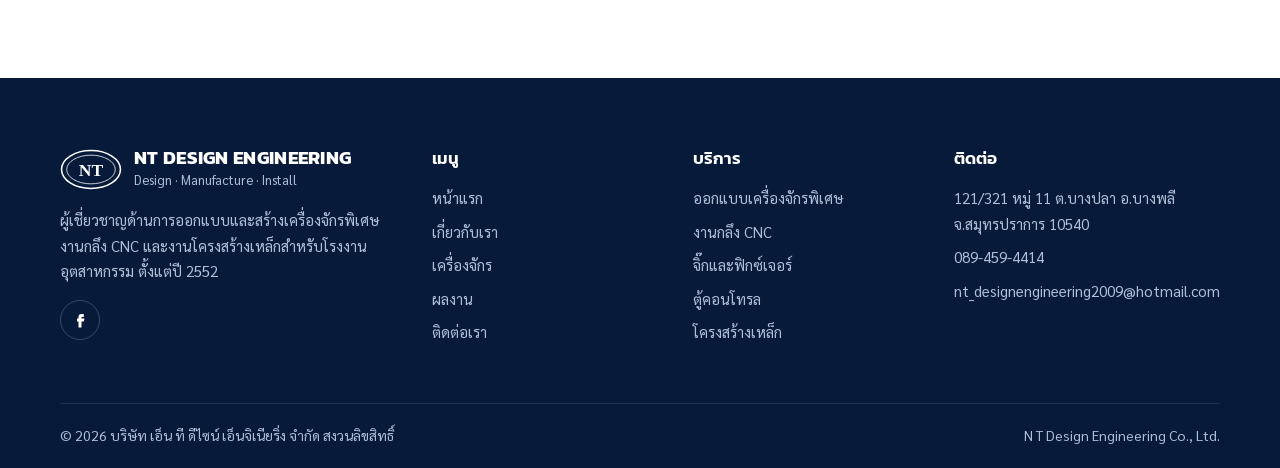
<file: machinery.html>
<!doctype html>
<html lang="th">
<head>
  <meta charset="utf-8">
  <meta name="viewport" content="width=device-width, initial-scale=1">
  <title>เครื่องจักร CNC และ Machine Shop | NT Design Engineering บางพลี สมุทรปราการ</title>
  <meta name="description" content="รายการเครื่องจักรของ NT Design Engineering: เครื่องกลึง CNC Takisawa TC-2, CNC Milling Okuma Howa, เครื่องกลึง CS-660x2200G, เครื่องมิลลิ่งพร้อมลิเนียร์สเกล รับงานกลึง มิลลิ่ง ผลิตอะไหล่เครื่องจักร">
  <link rel="canonical" href="https://www.ntdesignengineering.com/machinery">
  <link rel="alternate" hreflang="th" href="https://www.ntdesignengineering.com/machinery">
  <link rel="alternate" hreflang="en" href="https://www.ntdesignengineering.com/en/machinery">
  <link rel="alternate" hreflang="x-default" href="https://www.ntdesignengineering.com/machinery">
  <meta name="robots" content="index, follow">
  <meta name="theme-color" content="#0b2a5b">
  <meta property="og:type" content="website">
  <meta property="og:locale" content="th_TH">
  <meta property="og:locale:alternate" content="en_US">
  <meta property="og:site_name" content="NT Design Engineering">
  <meta property="og:title" content="เครื่องจักร CNC และ Machine Shop | NT Design Engineering บางพลี สมุทรปราการ">
  <meta property="og:description" content="รายการเครื่องจักรของ NT Design Engineering: เครื่องกลึง CNC Takisawa TC-2, CNC Milling Okuma Howa, เครื่องกลึง CS-660x2200G, เครื่องมิลลิ่งพร้อมลิเนียร์สเกล รับงานกลึง มิลลิ่ง ผลิตอะไหล่เครื่องจักร">
  <meta property="og:url" content="https://www.ntdesignengineering.com/machinery">
  <meta property="og:image" content="https://www.ntdesignengineering.com/assets/img/cnc-lathe-tc2.jpg">
  <meta name="twitter:card" content="summary_large_image">
  <link rel="icon" href="assets/img/logo.svg" type="image/svg+xml">
  <link rel="preconnect" href="https://fonts.googleapis.com">
  <link rel="preconnect" href="https://fonts.gstatic.com" crossorigin>
  <link href="https://fonts.googleapis.com/css2?family=Kanit:wght@400;500;600&family=Sarabun:wght@400;600;700&display=swap" rel="stylesheet">
  <link rel="stylesheet" href="assets/css/style.css">
  <script type="application/ld+json">{"@context": "https://schema.org", "@type": "BreadcrumbList", "itemListElement": [{"@type": "ListItem", "position": 1, "name": "หน้าแรก", "item": "https://www.ntdesignengineering.com/"}, {"@type": "ListItem", "position": 2, "name": "เครื่องจักร", "item": "https://www.ntdesignengineering.com/machinery"}]}</script>
</head>
<body>
  <a class="skip" href="index.html#main">ข้ามไปยังเนื้อหา</a>

  <div class="topbar">
    <div class="container">
      <div><span>📍 บางพลี สมุทรปราการ</span><span class="hide-sm">⏰ จันทร์–เสาร์ 08:00–17:00</span></div>
      <div><span>☎ <a href="tel:+66894594414">089-459-4414</a></span><span class="hide-sm">✉ <a href="mailto:nt_designengineering2009@hotmail.com">nt_designengineering2009@hotmail.com</a></span></div>
    </div>
  </div>

  <header class="header">
    <div class="container">
      <a class="brand" href="index.html" aria-label="NT Design Engineering หน้าแรก">
        <img class="brand-logo" src="assets/img/logo.svg" alt="โลโก้ NT Design Engineering" width="62" height="42">
        <span><strong>NT DESIGN ENGINEERING</strong><small>บริษัท เอ็น ที ดีไซน์ เอ็นจิเนียริ่ง จำกัด</small></span>
      </a>
      <button class="menu-toggle" aria-label="เปิดเมนู" aria-expanded="false"><span></span><span></span><span></span></button>
      <nav class="nav" aria-label="เมนูหลัก">
        <a href="index.html">หน้าแรก</a>
        <a href="index.html#about">เกี่ยวกับเรา</a>
        <a href="index.html#services">บริการ</a>
        <a href="machinery.html" aria-current="page">เครื่องจักร</a>
        <a href="projects.html">ผลงาน</a>
        <a class="btn btn-primary" href="index.html#contact">ขอใบเสนอราคา</a>
      </nav>
      <div class="lang-switch" role="group" aria-label="เลือกภาษา / Language"><a href="machinery.html" lang="th" aria-current="true">TH</a><a href="en/machinery.html" lang="en" hreflang="en">EN</a></div>
    </div>
  </header>

  <main id="main">
    <section class="page-hero" style="background-image:url('assets/img/cnc-lathe-tc2.jpg')">
      <div class="container">
        <div class="breadcrumb"><a href="index.html">หน้าแรก</a> / เครื่องจักร</div>
        <h1>เครื่องจักรและโรงงานของเรา</h1>
        <p>Machine Shop ที่บางพลี สมุทรปราการ พร้อมเครื่องกลึงและมิลลิ่ง CNC จากญี่ปุ่น เครื่องกลึงขนาดใหญ่ และเครื่องมือครบชุดสำหรับงานผลิตและงานเชื่อม</p>
      </div>
    </section>

    <section>
      <div class="container">
        <div class="section-head reveal">
          <span class="eyebrow">Highlight</span>
          <h2>ตัวจริงในโรงงาน</h2>
          <p>เครื่องจักรหลักที่ทำให้เราผลิตชิ้นส่วนความแม่นยำสูงได้เองทั้งหมด</p>
        </div>
        <div class="machines-grid">
          <div class="machine wide reveal" data-zoom><img src="assets/img/cnc-takisawa.jpg" alt="เครื่องกลึง CNC Takisawa TC-2" loading="lazy"><div class="machine-info"><span class="tag">JAPAN × 2</span><h3>CNC Lathe — Takisawa TC-2</h3><p>เครื่องกลึง CNC สองเครื่อง ผลิตชิ้นงานกลมซ้ำได้แม่นยำ</p></div></div>
          <div class="machine reveal" data-zoom><img src="assets/img/cnc-milling.jpg" alt="เครื่องมิลลิ่ง CNC" loading="lazy"><div class="machine-info"><span class="tag">JAPAN</span><h3>CNC Milling — Okuma Howa</h3><p>กัดชิ้นงานรูปทรงซับซ้อน</p></div></div>
          <div class="machine reveal" data-zoom><img src="assets/img/lathe-cs660.jpg" alt="เครื่องกลึง CS-660 x 2200G" loading="lazy"><div class="machine-info"><span class="tag">TAIWAN</span><h3>Lathe CS-660 × 2200G</h3><p>กลึงเพลายาวได้ถึง 2.2 เมตร</p></div></div>
          <div class="machine reveal" data-zoom><img src="assets/img/milling-shop.jpg" alt="เครื่องมิลลิ่งพร้อมลิเนียร์สเกล" loading="lazy"><div class="machine-info"><span class="tag">× 3</span><h3>Milling + Linear Scale</h3><p>อ่านค่าละเอียดด้วยลิเนียร์สเกล</p></div></div>
          <div class="machine reveal" data-zoom><img src="assets/img/workshop-milling.jpg" alt="Machine Shop ของ NT Design Engineering ที่บางพลี" loading="lazy"><div class="machine-info"><span class="tag">WORKSHOP</span><h3>Machine Shop บางพลี</h3><p>พื้นที่ผลิตพร้อมเครื่องจักรครบชุด</p></div></div>
          <div class="machine wide reveal" data-zoom><img src="assets/img/cad-design.jpg" alt="ออกแบบเครื่องจักรด้วย 3D CAD" loading="lazy"><div class="machine-info"><span class="tag">ENGINEERING</span><h3>3D CAD Design</h3><p>ออกแบบ ตรวจสอบระยะ และจำลองการทำงานก่อนผลิตจริง</p></div></div>
        </div>
      </div>
    </section>

    <section class="section-soft">
      <div class="container">
        <div class="section-head reveal">
          <span class="eyebrow">Machine List</span>
          <h2>รายการเครื่องจักรทั้งหมด</h2>
        </div>
        <div class="table-wrap reveal">
          <table class="spec-table">
            <thead><tr><th>#</th><th>เครื่องจักร / อุปกรณ์</th><th>รุ่น</th><th>ขนาด / สเปก</th><th>จำนวน</th><th>แหล่งผลิต</th></tr></thead>
            <tbody>
              <tr><td>1</td><td>Milling M/C + Linear Scale</td><td>5H. Argo</td><td>Table size 254</td><td>1</td><td><span class="flag">Taiwan</span></td></tr>
              <tr><td>2</td><td>Milling M/C + Linear Scale</td><td>TKM-4</td><td>Table size 254</td><td>1</td><td><span class="flag">Taiwan</span></td></tr>
              <tr><td>3</td><td>Milling M/C + Linear Scale</td><td>TOM-4K</td><td>Table size 254</td><td>1</td><td><span class="flag">Taiwan</span></td></tr>
              <tr><td>4</td><td>Lathe Machine</td><td>–</td><td>430 × 1000</td><td>1</td><td><span class="flag">Taiwan</span></td></tr>
              <tr><td>5</td><td>Lathe Machine</td><td>CS-660</td><td>660 × 2200 G</td><td>1</td><td><span class="flag">Taiwan</span></td></tr>
              <tr><td>6</td><td>Lathe Machine</td><td>–</td><td>430 × 1500</td><td>1</td><td><span class="flag">Taiwan</span></td></tr>
              <tr><td>7</td><td>CNC Lathe Machine</td><td>Takisawa TC-2</td><td>–</td><td>1</td><td><span class="flag">Japan</span></td></tr>
              <tr><td>8</td><td>CNC Lathe Machine</td><td>Takisawa TC-2</td><td>–</td><td>1</td><td><span class="flag">Japan</span></td></tr>
              <tr><td>9</td><td>CNC Milling Machine</td><td>Okuma Howa</td><td>–</td><td>1</td><td><span class="flag">Japan</span></td></tr>
              <tr><td>10</td><td>Grinder Machine</td><td>–</td><td>–</td><td>1</td><td><span class="flag">Japan</span></td></tr>
              <tr><td>11</td><td>Smooth Finishing M/C</td><td>–</td><td>–</td><td>1</td><td><span class="flag">Japan</span></td></tr>
              <tr><td>12</td><td>Argon Welding M/C</td><td>–</td><td>–</td><td>1</td><td>–</td></tr>
              <tr><td>13</td><td>Electric Welding M/C</td><td>–</td><td>–</td><td>1</td><td>–</td></tr>
              <tr><td>14</td><td>CO2 Welding M/C</td><td>–</td><td>–</td><td>1</td><td>–</td></tr>
              <tr><td>15</td><td>Sawing Machine</td><td>–</td><td>–</td><td>1</td><td>–</td></tr>
              <tr><td>16</td><td>Steel Cutting M/C</td><td>–</td><td>–</td><td>1</td><td>–</td></tr>
              <tr><td>17</td><td>Steel Cutting M/C</td><td>–</td><td>–</td><td>1</td><td>–</td></tr>
            </tbody>
          </table>
        </div>
      </div>
    </section>

    <section>
      <div class="container">
        <div class="cta reveal">
          <div><h2>ต้องการผลิตชิ้นส่วนหรืออะไหล่เครื่องจักร?</h2><p>ส่งแบบงาน (Drawing) หรือชิ้นงานตัวอย่างมาให้เราประเมินราคา</p></div>
          <a class="btn btn-primary" href="index.html#contact">ขอใบเสนอราคา →</a>
        </div>
      </div>
    </section>
  </main>

  <footer class="footer">
    <div class="container">
      <div class="footer-grid">
        <div>
          <a class="brand" href="index.html"><img class="brand-logo" src="assets/img/logo-white.svg" alt="" width="62" height="42"><span><strong>NT DESIGN ENGINEERING</strong><small>Design · Manufacture · Install</small></span></a>
          <p>ผู้เชี่ยวชาญด้านการออกแบบและสร้างเครื่องจักรพิเศษ งานกลึง CNC และงานโครงสร้างเหล็กสำหรับโรงงานอุตสาหกรรม ตั้งแต่ปี 2552</p>
          <div class="social"><a href="https://www.facebook.com/profile.php?id=100054307536803" target="_blank" rel="noopener" aria-label="Facebook"><svg viewBox="0 0 24 24" fill="currentColor"><path d="M14 8h3V4h-3a4 4 0 00-4 4v2H8v4h2v8h4v-8h3l1-4h-4V8z"/></svg></a></div>
        </div>
        <div><h4>เมนู</h4><ul><li><a href="index.html">หน้าแรก</a></li><li><a href="index.html#about">เกี่ยวกับเรา</a></li><li><a href="machinery.html">เครื่องจักร</a></li><li><a href="projects.html">ผลงาน</a></li><li><a href="index.html#contact">ติดต่อเรา</a></li></ul></div>
        <div><h4>บริการ</h4><ul><li>ออกแบบเครื่องจักรพิเศษ</li><li>งานกลึง CNC</li><li>จิ๊กและฟิกซ์เจอร์</li><li>ตู้คอนโทรล</li><li>โครงสร้างเหล็ก</li></ul></div>
        <div><h4>ติดต่อ</h4><ul><li>121/321 หมู่ 11 ต.บางปลา อ.บางพลี จ.สมุทรปราการ 10540</li><li><a href="tel:+66894594414">089-459-4414</a></li><li><a href="mailto:nt_designengineering2009@hotmail.com">nt_designengineering2009@hotmail.com</a></li></ul></div>
      </div>
      <div class="footer-bottom"><span>© <span id="year">2026</span> บริษัท เอ็น ที ดีไซน์ เอ็นจิเนียริ่ง จำกัด สงวนลิขสิทธิ์</span><span>N T Design Engineering Co., Ltd.</span></div>
    </div>
  </footer>

  <div class="float-call">
    <a class="fb" href="https://www.facebook.com/profile.php?id=100054307536803" target="_blank" rel="noopener" aria-label="Facebook"><svg viewBox="0 0 24 24" fill="currentColor"><path d="M14 8h3V4h-3a4 4 0 00-4 4v2H8v4h2v8h4v-8h3l1-4h-4V8z"/></svg></a>
    <a class="phone" href="tel:+66894594414" aria-label="โทรหาเรา"><svg viewBox="0 0 24 24" fill="none" stroke="currentColor" stroke-width="2"><path d="M22 16.9v3a2 2 0 01-2.2 2 19.8 19.8 0 01-8.6-3.1 19.5 19.5 0 01-6-6A19.8 19.8 0 012.1 4.2 2 2 0 014.1 2h3a2 2 0 012 1.7c.1.9.4 1.8.7 2.7a2 2 0 01-.5 2.1L8 9.8a16 16 0 006 6l1.3-1.3a2 2 0 012.1-.4c.9.3 1.8.6 2.7.7a2 2 0 011.7 2z"/></svg></a>
  </div>

  <script src="assets/js/main.js" defer></script>
</body>
</html>
</file>
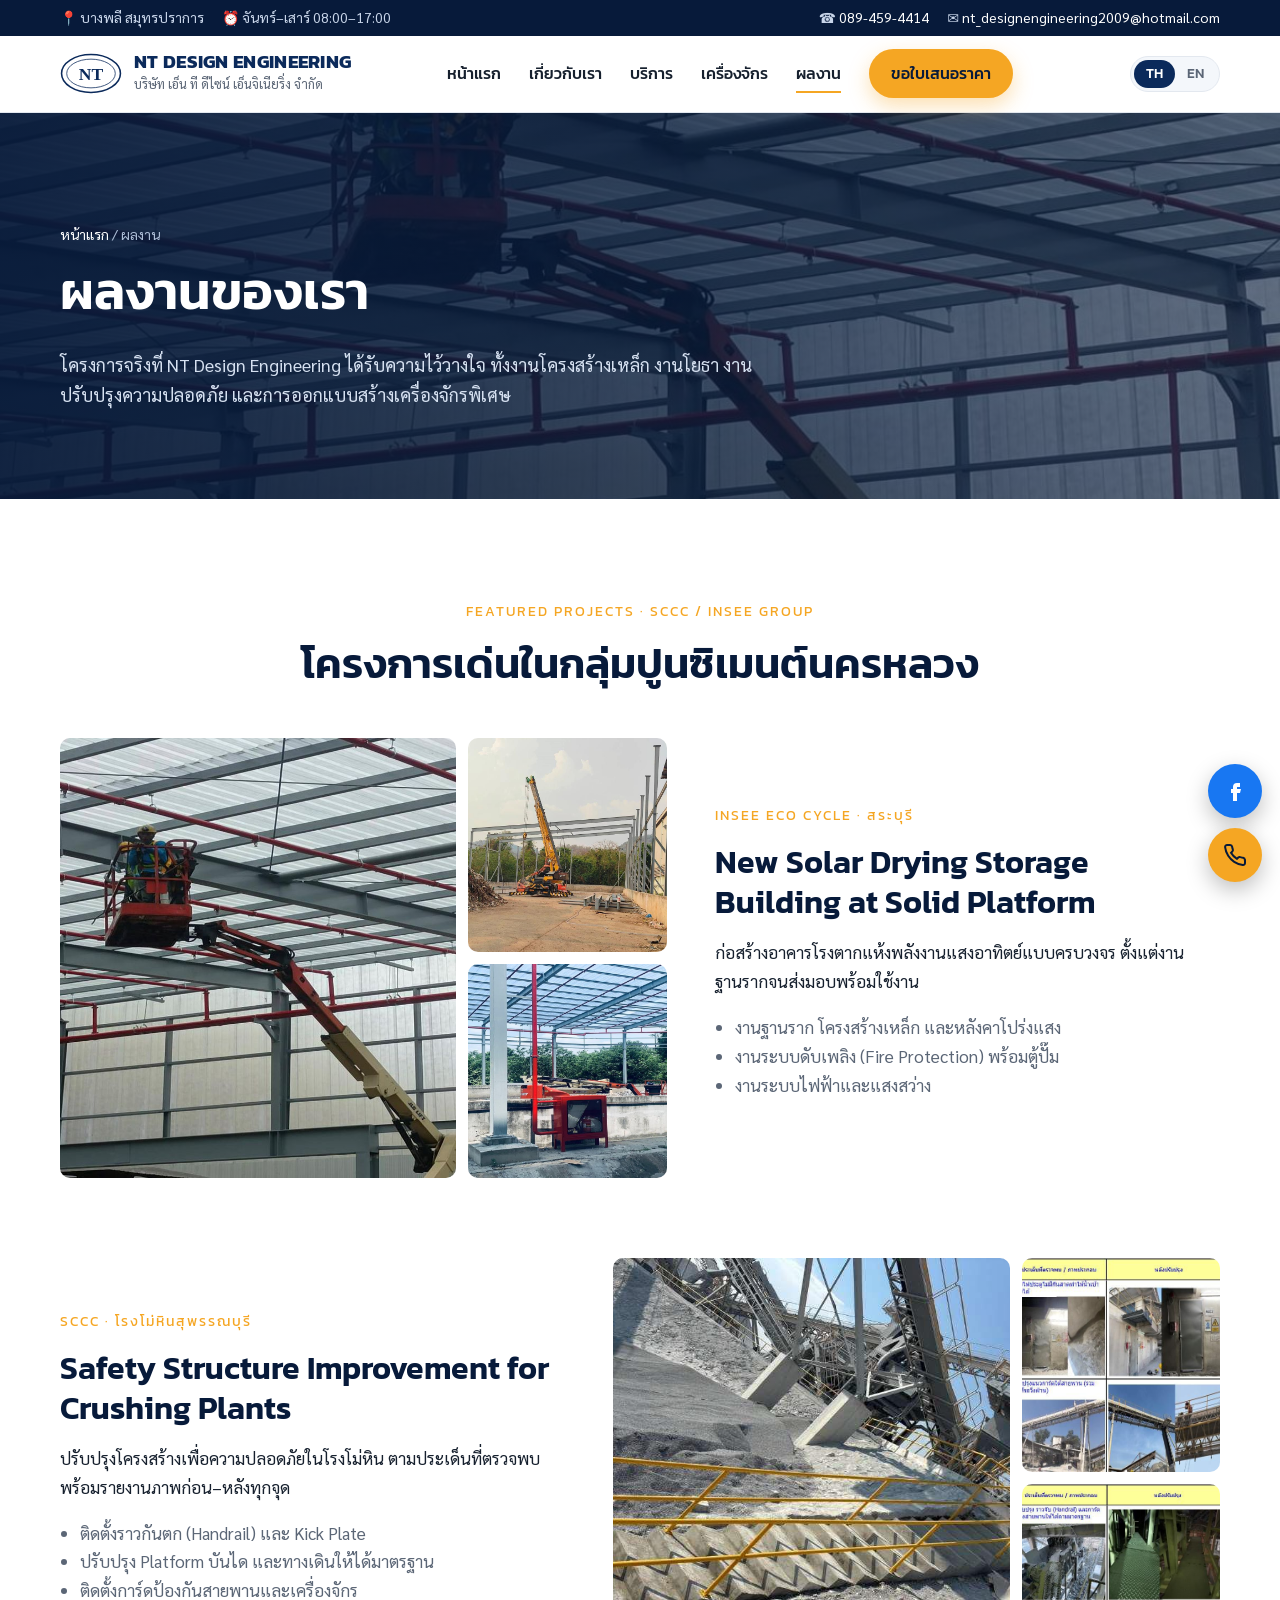
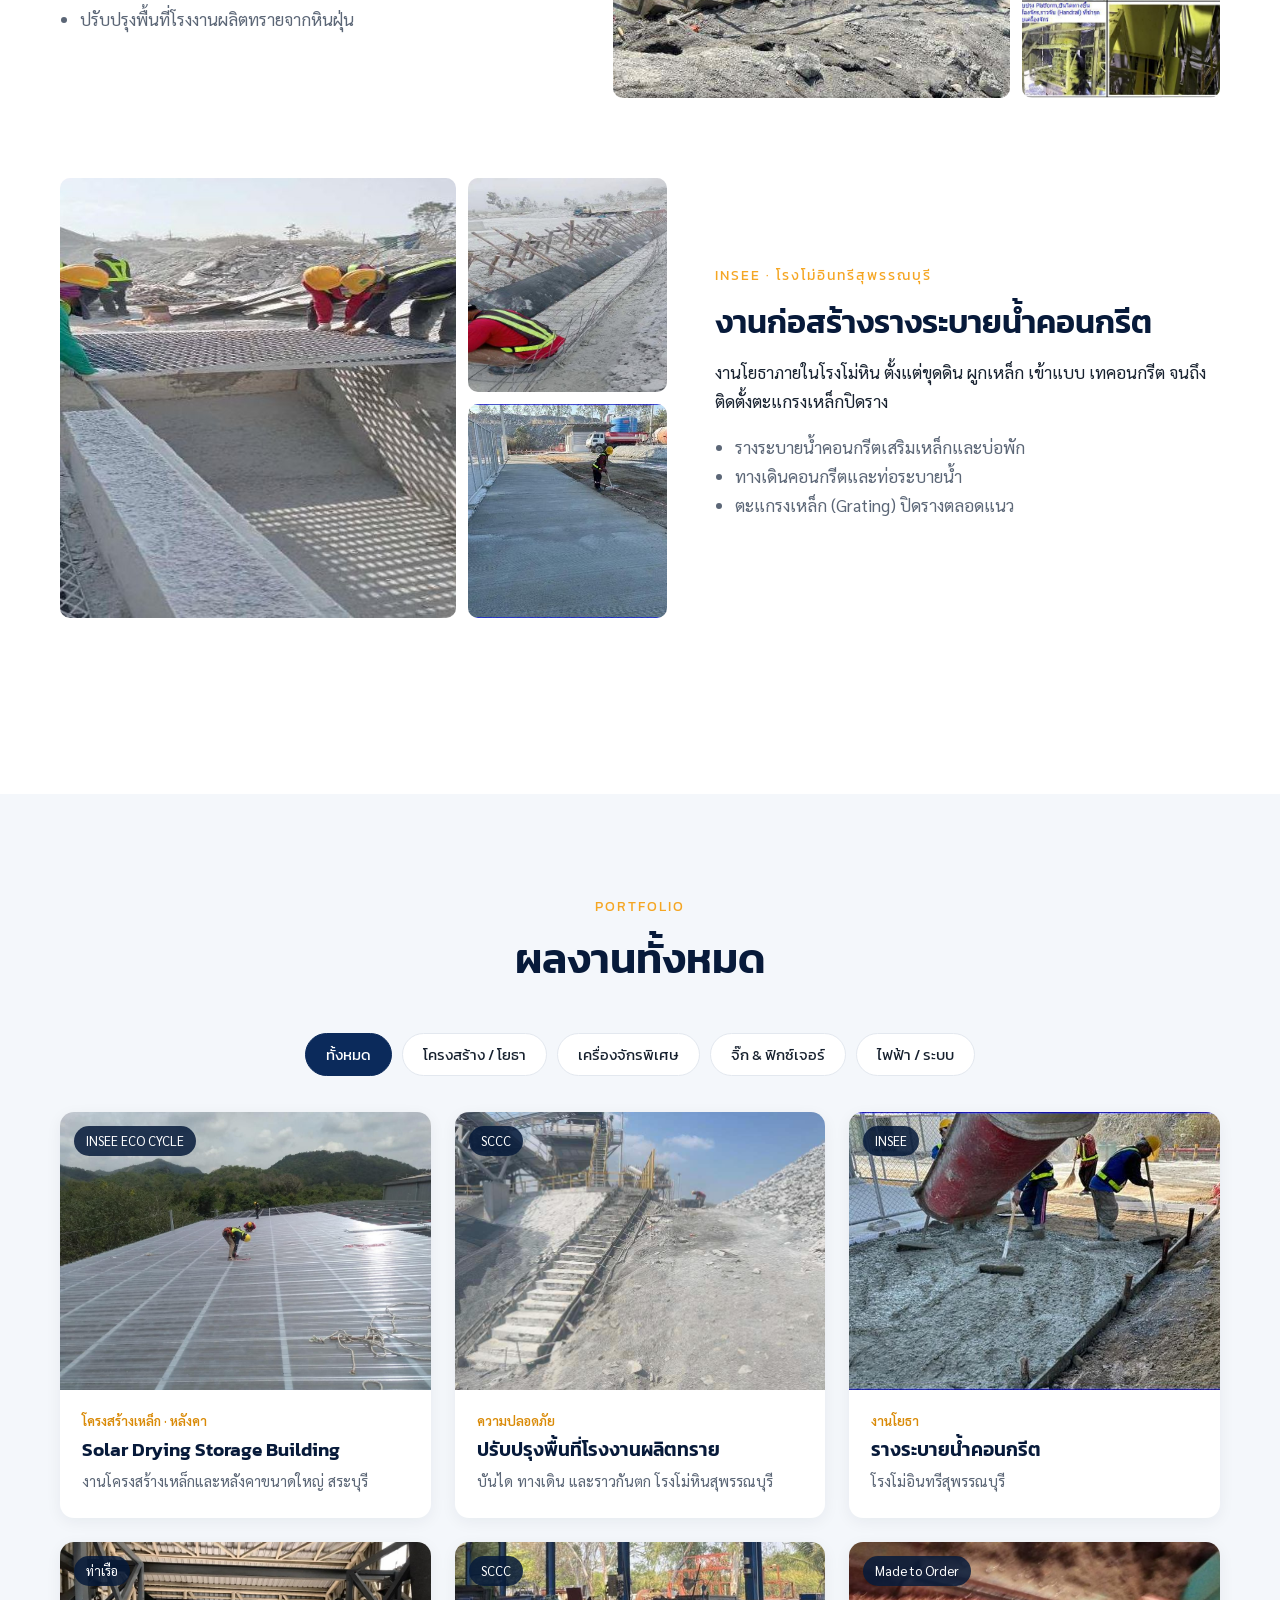
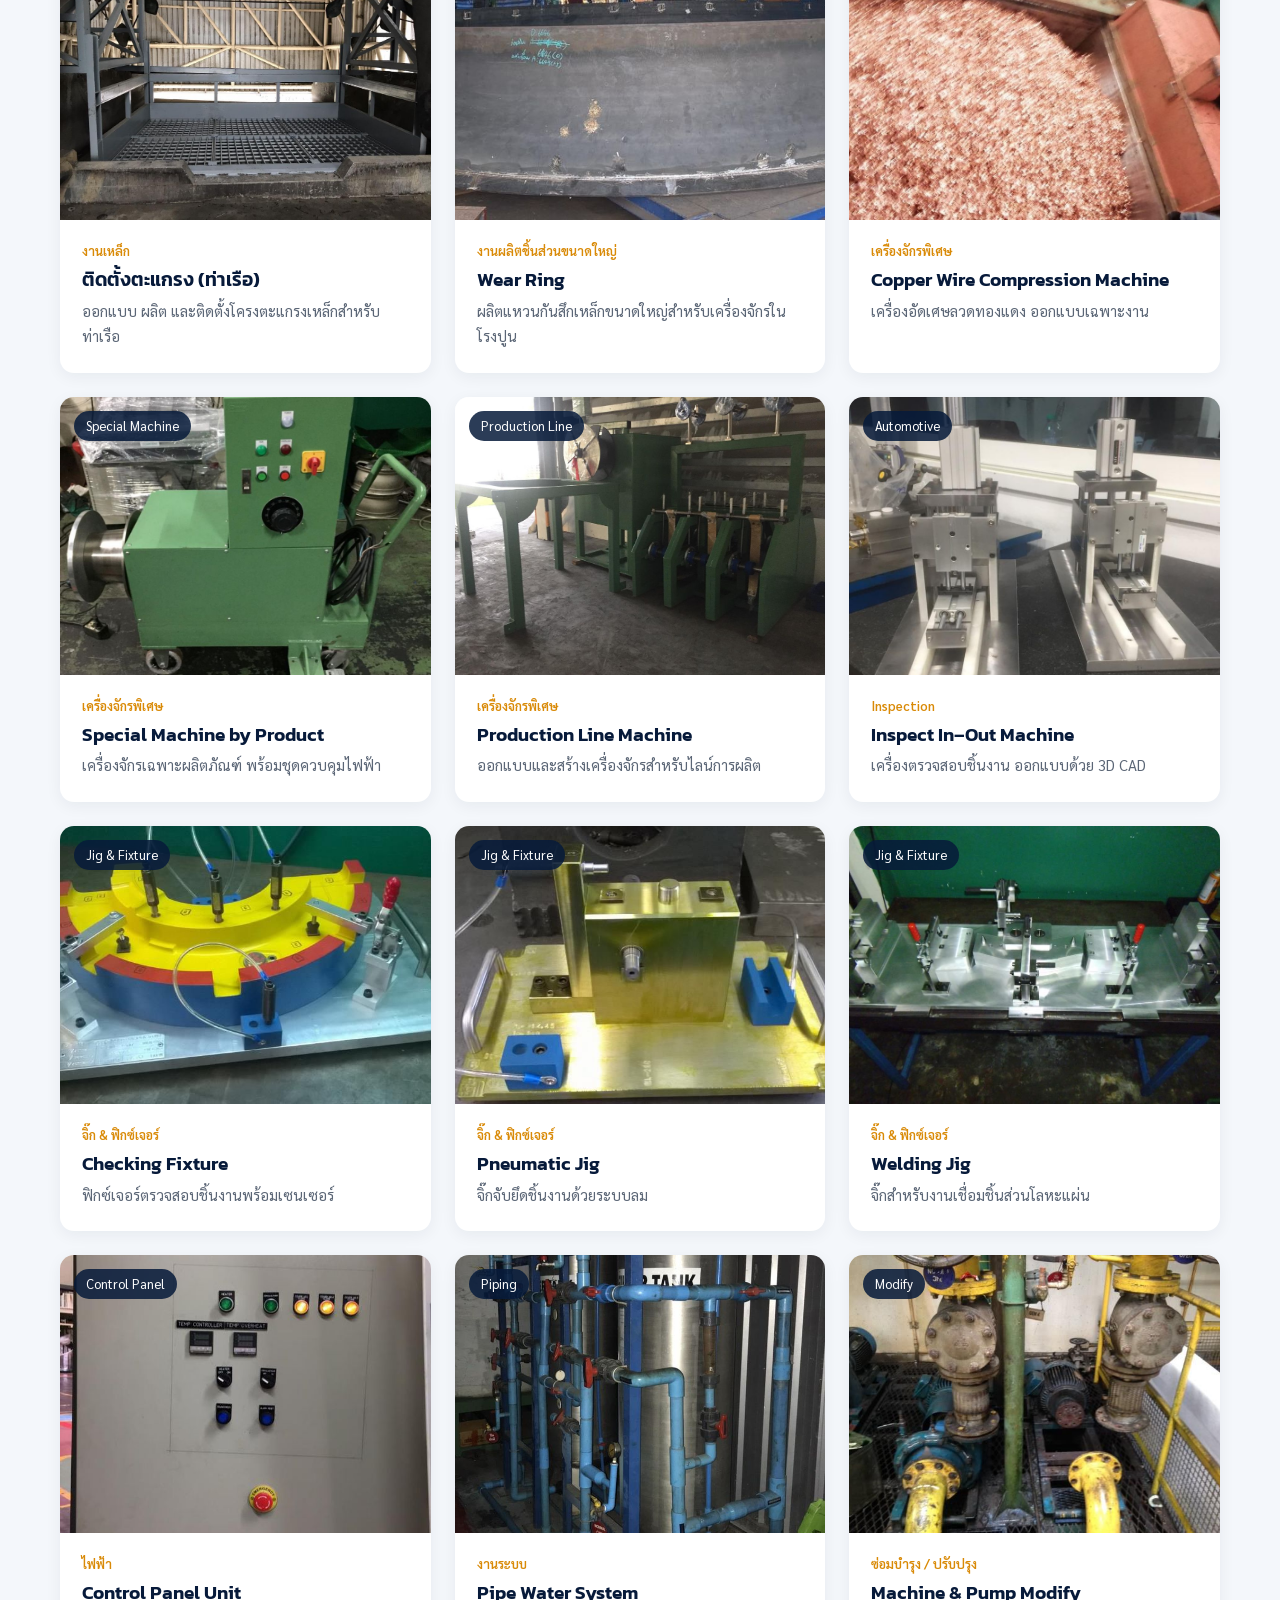
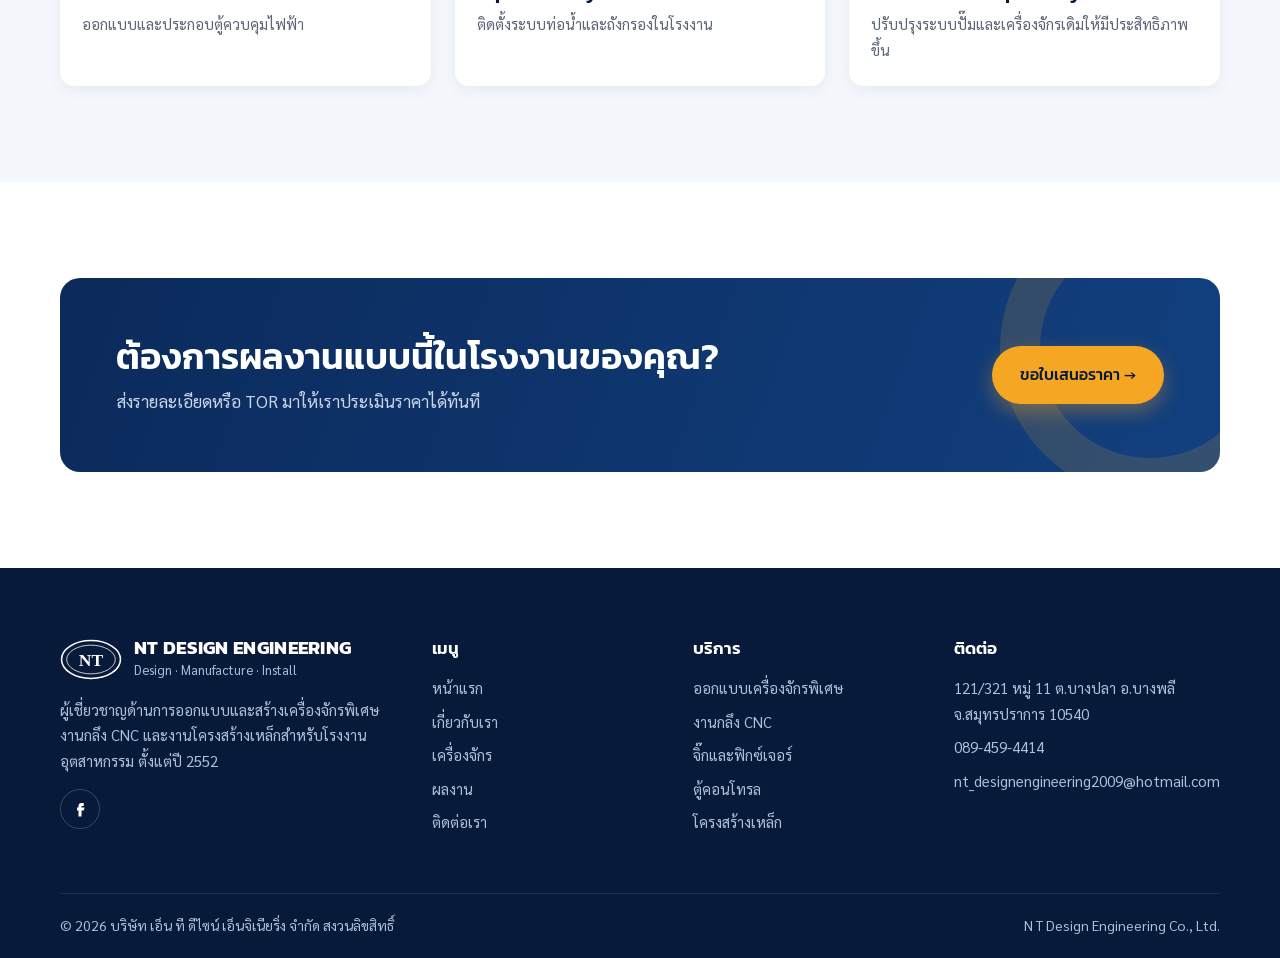
<file: projects.html>
<!doctype html>
<html lang="th">
<head>
  <meta charset="utf-8">
  <meta name="viewport" content="width=device-width, initial-scale=1">
  <title>ผลงาน NT Design Engineering | โครงสร้างเหล็ก งานโยธา เครื่องจักรพิเศษ SCCC INSEE</title>
  <meta name="description" content="รวมผลงานบริษัท เอ็น ที ดีไซน์ เอ็นจิเนียริ่ง จำกัด: อาคาร Solar Drying Storage INSEE ECO CYCLE สระบุรี, Safety Structure Improvement โรงโม่หินสุพรรณบุรี, รางระบายน้ำคอนกรีต, เครื่องจักรพิเศษ จิ๊กและฟิกซ์เจอร์">
  <link rel="canonical" href="https://www.ntdesignengineering.com/projects">
  <link rel="alternate" hreflang="th" href="https://www.ntdesignengineering.com/projects">
  <link rel="alternate" hreflang="en" href="https://www.ntdesignengineering.com/en/projects">
  <link rel="alternate" hreflang="x-default" href="https://www.ntdesignengineering.com/projects">
  <meta name="robots" content="index, follow">
  <meta name="theme-color" content="#0b2a5b">
  <meta property="og:type" content="website">
  <meta property="og:locale" content="th_TH">
  <meta property="og:locale:alternate" content="en_US">
  <meta property="og:site_name" content="NT Design Engineering">
  <meta property="og:title" content="ผลงาน NT Design Engineering | โครงสร้างเหล็ก งานโยธา เครื่องจักรพิเศษ SCCC INSEE">
  <meta property="og:description" content="รวมผลงานบริษัท เอ็น ที ดีไซน์ เอ็นจิเนียริ่ง จำกัด: อาคาร Solar Drying Storage INSEE ECO CYCLE สระบุรี, Safety Structure Improvement โรงโม่หินสุพรรณบุรี, รางระบายน้ำคอนกรีต, เครื่องจักรพิเศษ จิ๊กและฟิกซ์เจอร์">
  <meta property="og:url" content="https://www.ntdesignengineering.com/projects">
  <meta property="og:image" content="https://www.ntdesignengineering.com/assets/img/solar-fire-system.jpg">
  <meta name="twitter:card" content="summary_large_image">
  <link rel="icon" href="assets/img/logo.svg" type="image/svg+xml">
  <link rel="preconnect" href="https://fonts.googleapis.com">
  <link rel="preconnect" href="https://fonts.gstatic.com" crossorigin>
  <link href="https://fonts.googleapis.com/css2?family=Kanit:wght@400;500;600&family=Sarabun:wght@400;600;700&display=swap" rel="stylesheet">
  <link rel="stylesheet" href="assets/css/style.css">
  <script type="application/ld+json">{"@context": "https://schema.org", "@type": "BreadcrumbList", "itemListElement": [{"@type": "ListItem", "position": 1, "name": "หน้าแรก", "item": "https://www.ntdesignengineering.com/"}, {"@type": "ListItem", "position": 2, "name": "ผลงาน", "item": "https://www.ntdesignengineering.com/projects"}]}</script>
</head>
<body>
  <a class="skip" href="index.html#main">ข้ามไปยังเนื้อหา</a>

  <div class="topbar">
    <div class="container">
      <div><span>📍 บางพลี สมุทรปราการ</span><span class="hide-sm">⏰ จันทร์–เสาร์ 08:00–17:00</span></div>
      <div><span>☎ <a href="tel:+66894594414">089-459-4414</a></span><span class="hide-sm">✉ <a href="mailto:nt_designengineering2009@hotmail.com">nt_designengineering2009@hotmail.com</a></span></div>
    </div>
  </div>

  <header class="header">
    <div class="container">
      <a class="brand" href="index.html" aria-label="NT Design Engineering หน้าแรก">
        <img class="brand-logo" src="assets/img/logo.svg" alt="โลโก้ NT Design Engineering" width="62" height="42">
        <span><strong>NT DESIGN ENGINEERING</strong><small>บริษัท เอ็น ที ดีไซน์ เอ็นจิเนียริ่ง จำกัด</small></span>
      </a>
      <button class="menu-toggle" aria-label="เปิดเมนู" aria-expanded="false"><span></span><span></span><span></span></button>
      <nav class="nav" aria-label="เมนูหลัก">
        <a href="index.html">หน้าแรก</a>
        <a href="index.html#about">เกี่ยวกับเรา</a>
        <a href="index.html#services">บริการ</a>
        <a href="machinery.html">เครื่องจักร</a>
        <a href="projects.html" aria-current="page">ผลงาน</a>
        <a class="btn btn-primary" href="index.html#contact">ขอใบเสนอราคา</a>
      </nav>
      <div class="lang-switch" role="group" aria-label="เลือกภาษา / Language"><a href="projects.html" lang="th" aria-current="true">TH</a><a href="en/projects.html" lang="en" hreflang="en">EN</a></div>
    </div>
  </header>

  <main id="main">
    <section class="page-hero" style="background-image:url('assets/img/solar-fire-system.jpg')">
      <div class="container">
        <div class="breadcrumb"><a href="index.html">หน้าแรก</a> / ผลงาน</div>
        <h1>ผลงานของเรา</h1>
        <p>โครงการจริงที่ NT Design Engineering ได้รับความไว้วางใจ ทั้งงานโครงสร้างเหล็ก งานโยธา งานปรับปรุงความปลอดภัย และการออกแบบสร้างเครื่องจักรพิเศษ</p>
      </div>
    </section>

    <section>
      <div class="container">
        <div class="section-head center reveal">
          <span class="eyebrow">Featured Projects · SCCC / INSEE Group</span>
          <h2>โครงการเด่นในกลุ่มปูนซิเมนต์นครหลวง</h2>
        </div>

        <article class="feature reveal">
          <div class="feature-media">
            <img data-zoom src="assets/img/solar-fire-system.jpg" alt="ระบบดับเพลิงและโครงหลังคาอาคาร Solar Drying Storage INSEE ECO CYCLE" loading="lazy">
            <img data-zoom src="assets/img/solar-crane.jpg" alt="ติดตั้งโครงสร้างเหล็กด้วยรถเครน INSEE ECO CYCLE สระบุรี" loading="lazy">
            <img data-zoom src="assets/img/solar-fire-pump.jpg" alt="ตู้ปั๊มดับเพลิง อาคาร Solar Drying Storage" loading="lazy">
          </div>
          <div>
            <span class="eyebrow">INSEE ECO CYCLE · สระบุรี</span>
            <h3>New Solar Drying Storage Building at Solid Platform</h3>
            <p>ก่อสร้างอาคารโรงตากแห้งพลังงานแสงอาทิตย์แบบครบวงจร ตั้งแต่งานฐานรากจนส่งมอบพร้อมใช้งาน</p>
            <ul>
              <li>งานฐานราก โครงสร้างเหล็ก และหลังคาโปร่งแสง</li>
              <li>งานระบบดับเพลิง (Fire Protection) พร้อมตู้ปั๊ม</li>
              <li>งานระบบไฟฟ้าและแสงสว่าง</li>
            </ul>
          </div>
        </article>

        <article class="feature reverse reveal">
          <div class="feature-media">
            <img data-zoom src="assets/img/crushing-handrail.jpg" alt="ติดตั้งราวกันตกบันไดโรงโม่หินสุพรรณบุรี" loading="lazy">
            <img data-zoom src="assets/img/safety-before-after-1.jpg" alt="ภาพก่อน–หลังปรับปรุงความปลอดภัยโรงโม่หิน ชุดที่ 1" loading="lazy">
            <img data-zoom src="assets/img/safety-before-after-2.jpg" alt="ภาพก่อน–หลังปรับปรุงความปลอดภัยโรงโม่หิน ชุดที่ 2" loading="lazy">
          </div>
          <div>
            <span class="eyebrow">SCCC · โรงโม่หินสุพรรณบุรี</span>
            <h3>Safety Structure Improvement for Crushing Plants</h3>
            <p>ปรับปรุงโครงสร้างเพื่อความปลอดภัยในโรงโม่หิน ตามประเด็นที่ตรวจพบ พร้อมรายงานภาพก่อน–หลังทุกจุด</p>
            <ul>
              <li>ติดตั้งราวกันตก (Handrail) และ Kick Plate</li>
              <li>ปรับปรุง Platform บันได และทางเดินให้ได้มาตรฐาน</li>
              <li>ติดตั้งการ์ดป้องกันสายพานและเครื่องจักร</li>
              <li>ปรับปรุงพื้นที่โรงงานผลิตทรายจากหินฝุ่น</li>
            </ul>
          </div>
        </article>

        <article class="feature reveal">
          <div class="feature-media">
            <img data-zoom src="assets/img/concrete-grating.jpg" alt="ติดตั้งตะแกรงเหล็กรางระบายน้ำ โรงโม่อินทรีสุพรรณบุรี" loading="lazy">
            <img data-zoom src="assets/img/concrete-rebar.jpg" alt="งานผูกเหล็กรางระบายน้ำคอนกรีต" loading="lazy">
            <img data-zoom src="assets/img/concrete-finished.jpg" alt="ทางเดินคอนกรีตที่เสร็จสมบูรณ์" loading="lazy">
          </div>
          <div>
            <span class="eyebrow">INSEE · โรงโม่อินทรีสุพรรณบุรี</span>
            <h3>งานก่อสร้างรางระบายน้ำคอนกรีต</h3>
            <p>งานโยธาภายในโรงโม่หิน ตั้งแต่ขุดดิน ผูกเหล็ก เข้าแบบ เทคอนกรีต จนถึงติดตั้งตะแกรงเหล็กปิดราง</p>
            <ul>
              <li>รางระบายน้ำคอนกรีตเสริมเหล็กและบ่อพัก</li>
              <li>ทางเดินคอนกรีตและท่อระบายน้ำ</li>
              <li>ตะแกรงเหล็ก (Grating) ปิดรางตลอดแนว</li>
            </ul>
          </div>
        </article>
      </div>
    </section>

    <section class="section-soft">
      <div class="container">
        <div class="section-head center reveal">
          <span class="eyebrow">Portfolio</span>
          <h2>ผลงานทั้งหมด</h2>
        </div>
        <div class="filters" role="group" aria-label="กรองผลงาน">
          <button class="active" data-filter="all">ทั้งหมด</button>
          <button data-filter="structure">โครงสร้าง / โยธา</button>
          <button data-filter="machine">เครื่องจักรพิเศษ</button>
          <button data-filter="jig">จิ๊ก &amp; ฟิกซ์เจอร์</button>
          <button data-filter="electric">ไฟฟ้า / ระบบ</button>
        </div>
        <div class="projects-grid">
          <article class="project reveal" data-cat="structure"><figure data-zoom><img src="assets/img/solar-roof-workers.jpg" alt="ติดตั้งหลังคาอาคาร Solar Drying Storage INSEE ECO CYCLE" loading="lazy"><span class="client">INSEE ECO CYCLE</span></figure><div class="project-body"><div class="meta">โครงสร้างเหล็ก · หลังคา</div><h3>Solar Drying Storage Building</h3><p>งานโครงสร้างเหล็กและหลังคาขนาดใหญ่ สระบุรี</p></div></article>
          <article class="project reveal" data-cat="structure"><figure data-zoom><img src="assets/img/crushing-stairs.jpg" alt="บันไดคอนกรีตและทางเดินโรงโม่หินสุพรรณบุรี" loading="lazy"><span class="client">SCCC</span></figure><div class="project-body"><div class="meta">ความปลอดภัย</div><h3>ปรับปรุงพื้นที่โรงงานผลิตทราย</h3><p>บันได ทางเดิน และราวกันตก โรงโม่หินสุพรรณบุรี</p></div></article>
          <article class="project reveal" data-cat="structure"><figure data-zoom><img src="assets/img/concrete-pour.jpg" alt="เทคอนกรีตรางระบายน้ำ โรงโม่อินทรีสุพรรณบุรี" loading="lazy"><span class="client">INSEE</span></figure><div class="project-body"><div class="meta">งานโยธา</div><h3>รางระบายน้ำคอนกรีต</h3><p>โรงโม่อินทรีสุพรรณบุรี</p></div></article>
          <article class="project reveal" data-cat="structure"><figure data-zoom><img src="assets/img/screen-port.jpg" alt="ติดตั้งตะแกรงเหล็กท่าเรือ" loading="lazy"><span class="client">ท่าเรือ</span></figure><div class="project-body"><div class="meta">งานเหล็ก</div><h3>ติดตั้งตะแกรง (ท่าเรือ)</h3><p>ออกแบบ ผลิต และติดตั้งโครงตะแกรงเหล็กสำหรับท่าเรือ</p></div></article>
          <article class="project reveal" data-cat="machine"><figure data-zoom><img src="assets/img/wear-ring.jpg" alt="Wear Ring ขนาดใหญ่สำหรับ SCCC" loading="lazy"><span class="client">SCCC</span></figure><div class="project-body"><div class="meta">งานผลิตชิ้นส่วนขนาดใหญ่</div><h3>Wear Ring</h3><p>ผลิตแหวนกันสึกเหล็กขนาดใหญ่สำหรับเครื่องจักรในโรงปูน</p></div></article>
          <article class="project reveal" data-cat="machine"><figure data-zoom><img src="assets/img/copper-compression.jpg" alt="เครื่องอัดเศษลวดทองแดง" loading="lazy"><span class="client">Made to Order</span></figure><div class="project-body"><div class="meta">เครื่องจักรพิเศษ</div><h3>Copper Wire Compression Machine</h3><p>เครื่องอัดเศษลวดทองแดง ออกแบบเฉพาะงาน</p></div></article>
          <article class="project reveal" data-cat="machine"><figure data-zoom><img src="assets/img/special-machine.jpg" alt="เครื่องจักรพิเศษพร้อมตู้ควบคุม" loading="lazy"><span class="client">Special Machine</span></figure><div class="project-body"><div class="meta">เครื่องจักรพิเศษ</div><h3>Special Machine by Product</h3><p>เครื่องจักรเฉพาะผลิตภัณฑ์ พร้อมชุดควบคุมไฟฟ้า</p></div></article>
          <article class="project reveal" data-cat="machine"><figure data-zoom><img src="assets/img/machine-line.jpg" alt="เครื่องจักรสำหรับไลน์ผลิต" loading="lazy"><span class="client">Production Line</span></figure><div class="project-body"><div class="meta">เครื่องจักรพิเศษ</div><h3>Production Line Machine</h3><p>ออกแบบและสร้างเครื่องจักรสำหรับไลน์การผลิต</p></div></article>
          <article class="project reveal" data-cat="machine jig"><figure data-zoom><img src="assets/img/inspect-machine.jpg" alt="เครื่องตรวจสอบชิ้นงาน Inspect In-Out" loading="lazy"><span class="client">Automotive</span></figure><div class="project-body"><div class="meta">Inspection</div><h3>Inspect In–Out Machine</h3><p>เครื่องตรวจสอบชิ้นงาน ออกแบบด้วย 3D CAD</p></div></article>
          <article class="project reveal" data-cat="jig"><figure data-zoom><img src="assets/img/jig-fixture-1.jpg" alt="จิ๊กตรวจสอบชิ้นงานโค้ง" loading="lazy"><span class="client">Jig &amp; Fixture</span></figure><div class="project-body"><div class="meta">จิ๊ก &amp; ฟิกซ์เจอร์</div><h3>Checking Fixture</h3><p>ฟิกซ์เจอร์ตรวจสอบชิ้นงานพร้อมเซนเซอร์</p></div></article>
          <article class="project reveal" data-cat="jig"><figure data-zoom><img src="assets/img/jig-fixture-2.jpg" alt="จิ๊กจับยึดชิ้นงานพร้อมระบบลม" loading="lazy"><span class="client">Jig &amp; Fixture</span></figure><div class="project-body"><div class="meta">จิ๊ก &amp; ฟิกซ์เจอร์</div><h3>Pneumatic Jig</h3><p>จิ๊กจับยึดชิ้นงานด้วยระบบลม</p></div></article>
          <article class="project reveal" data-cat="jig"><figure data-zoom><img src="assets/img/jig-fixture-3.jpg" alt="จิ๊กเชื่อมชิ้นงานโลหะแผ่น" loading="lazy"><span class="client">Jig &amp; Fixture</span></figure><div class="project-body"><div class="meta">จิ๊ก &amp; ฟิกซ์เจอร์</div><h3>Welding Jig</h3><p>จิ๊กสำหรับงานเชื่อมชิ้นส่วนโลหะแผ่น</p></div></article>
          <article class="project reveal" data-cat="electric"><figure data-zoom><img src="assets/img/control-panel-door.jpg" alt="ตู้คอนโทรลไฟฟ้า" loading="lazy"><span class="client">Control Panel</span></figure><div class="project-body"><div class="meta">ไฟฟ้า</div><h3>Control Panel Unit</h3><p>ออกแบบและประกอบตู้ควบคุมไฟฟ้า</p></div></article>
          <article class="project reveal" data-cat="electric"><figure data-zoom><img src="assets/img/pipe-water.jpg" alt="ระบบท่อน้ำในโรงงาน" loading="lazy"><span class="client">Piping</span></figure><div class="project-body"><div class="meta">งานระบบ</div><h3>Pipe Water System</h3><p>ติดตั้งระบบท่อน้ำและถังกรองในโรงงาน</p></div></article>
          <article class="project reveal" data-cat="electric machine"><figure data-zoom><img src="assets/img/pump-modify.jpg" alt="งานปรับปรุงระบบปั๊ม" loading="lazy"><span class="client">Modify</span></figure><div class="project-body"><div class="meta">ซ่อมบำรุง / ปรับปรุง</div><h3>Machine &amp; Pump Modify</h3><p>ปรับปรุงระบบปั๊มและเครื่องจักรเดิมให้มีประสิทธิภาพขึ้น</p></div></article>
        </div>
      </div>
    </section>

    <section>
      <div class="container">
        <div class="cta reveal">
          <div><h2>ต้องการผลงานแบบนี้ในโรงงานของคุณ?</h2><p>ส่งรายละเอียดหรือ TOR มาให้เราประเมินราคาได้ทันที</p></div>
          <a class="btn btn-primary" href="index.html#contact">ขอใบเสนอราคา →</a>
        </div>
      </div>
    </section>
  </main>

  <footer class="footer">
    <div class="container">
      <div class="footer-grid">
        <div>
          <a class="brand" href="index.html"><img class="brand-logo" src="assets/img/logo-white.svg" alt="" width="62" height="42"><span><strong>NT DESIGN ENGINEERING</strong><small>Design · Manufacture · Install</small></span></a>
          <p>ผู้เชี่ยวชาญด้านการออกแบบและสร้างเครื่องจักรพิเศษ งานกลึง CNC และงานโครงสร้างเหล็กสำหรับโรงงานอุตสาหกรรม ตั้งแต่ปี 2552</p>
          <div class="social"><a href="https://www.facebook.com/profile.php?id=100054307536803" target="_blank" rel="noopener" aria-label="Facebook"><svg viewBox="0 0 24 24" fill="currentColor"><path d="M14 8h3V4h-3a4 4 0 00-4 4v2H8v4h2v8h4v-8h3l1-4h-4V8z"/></svg></a></div>
        </div>
        <div><h4>เมนู</h4><ul><li><a href="index.html">หน้าแรก</a></li><li><a href="index.html#about">เกี่ยวกับเรา</a></li><li><a href="machinery.html">เครื่องจักร</a></li><li><a href="projects.html">ผลงาน</a></li><li><a href="index.html#contact">ติดต่อเรา</a></li></ul></div>
        <div><h4>บริการ</h4><ul><li>ออกแบบเครื่องจักรพิเศษ</li><li>งานกลึง CNC</li><li>จิ๊กและฟิกซ์เจอร์</li><li>ตู้คอนโทรล</li><li>โครงสร้างเหล็ก</li></ul></div>
        <div><h4>ติดต่อ</h4><ul><li>121/321 หมู่ 11 ต.บางปลา อ.บางพลี จ.สมุทรปราการ 10540</li><li><a href="tel:+66894594414">089-459-4414</a></li><li><a href="mailto:nt_designengineering2009@hotmail.com">nt_designengineering2009@hotmail.com</a></li></ul></div>
      </div>
      <div class="footer-bottom"><span>© <span id="year">2026</span> บริษัท เอ็น ที ดีไซน์ เอ็นจิเนียริ่ง จำกัด สงวนลิขสิทธิ์</span><span>N T Design Engineering Co., Ltd.</span></div>
    </div>
  </footer>

  <div class="float-call">
    <a class="fb" href="https://www.facebook.com/profile.php?id=100054307536803" target="_blank" rel="noopener" aria-label="Facebook"><svg viewBox="0 0 24 24" fill="currentColor"><path d="M14 8h3V4h-3a4 4 0 00-4 4v2H8v4h2v8h4v-8h3l1-4h-4V8z"/></svg></a>
    <a class="phone" href="tel:+66894594414" aria-label="โทรหาเรา"><svg viewBox="0 0 24 24" fill="none" stroke="currentColor" stroke-width="2"><path d="M22 16.9v3a2 2 0 01-2.2 2 19.8 19.8 0 01-8.6-3.1 19.5 19.5 0 01-6-6A19.8 19.8 0 012.1 4.2 2 2 0 014.1 2h3a2 2 0 012 1.7c.1.9.4 1.8.7 2.7a2 2 0 01-.5 2.1L8 9.8a16 16 0 006 6l1.3-1.3a2 2 0 012.1-.4c.9.3 1.8.6 2.7.7a2 2 0 011.7 2z"/></svg></a>
  </div>

  <script src="assets/js/main.js" defer></script>
</body>
</html>
</file>
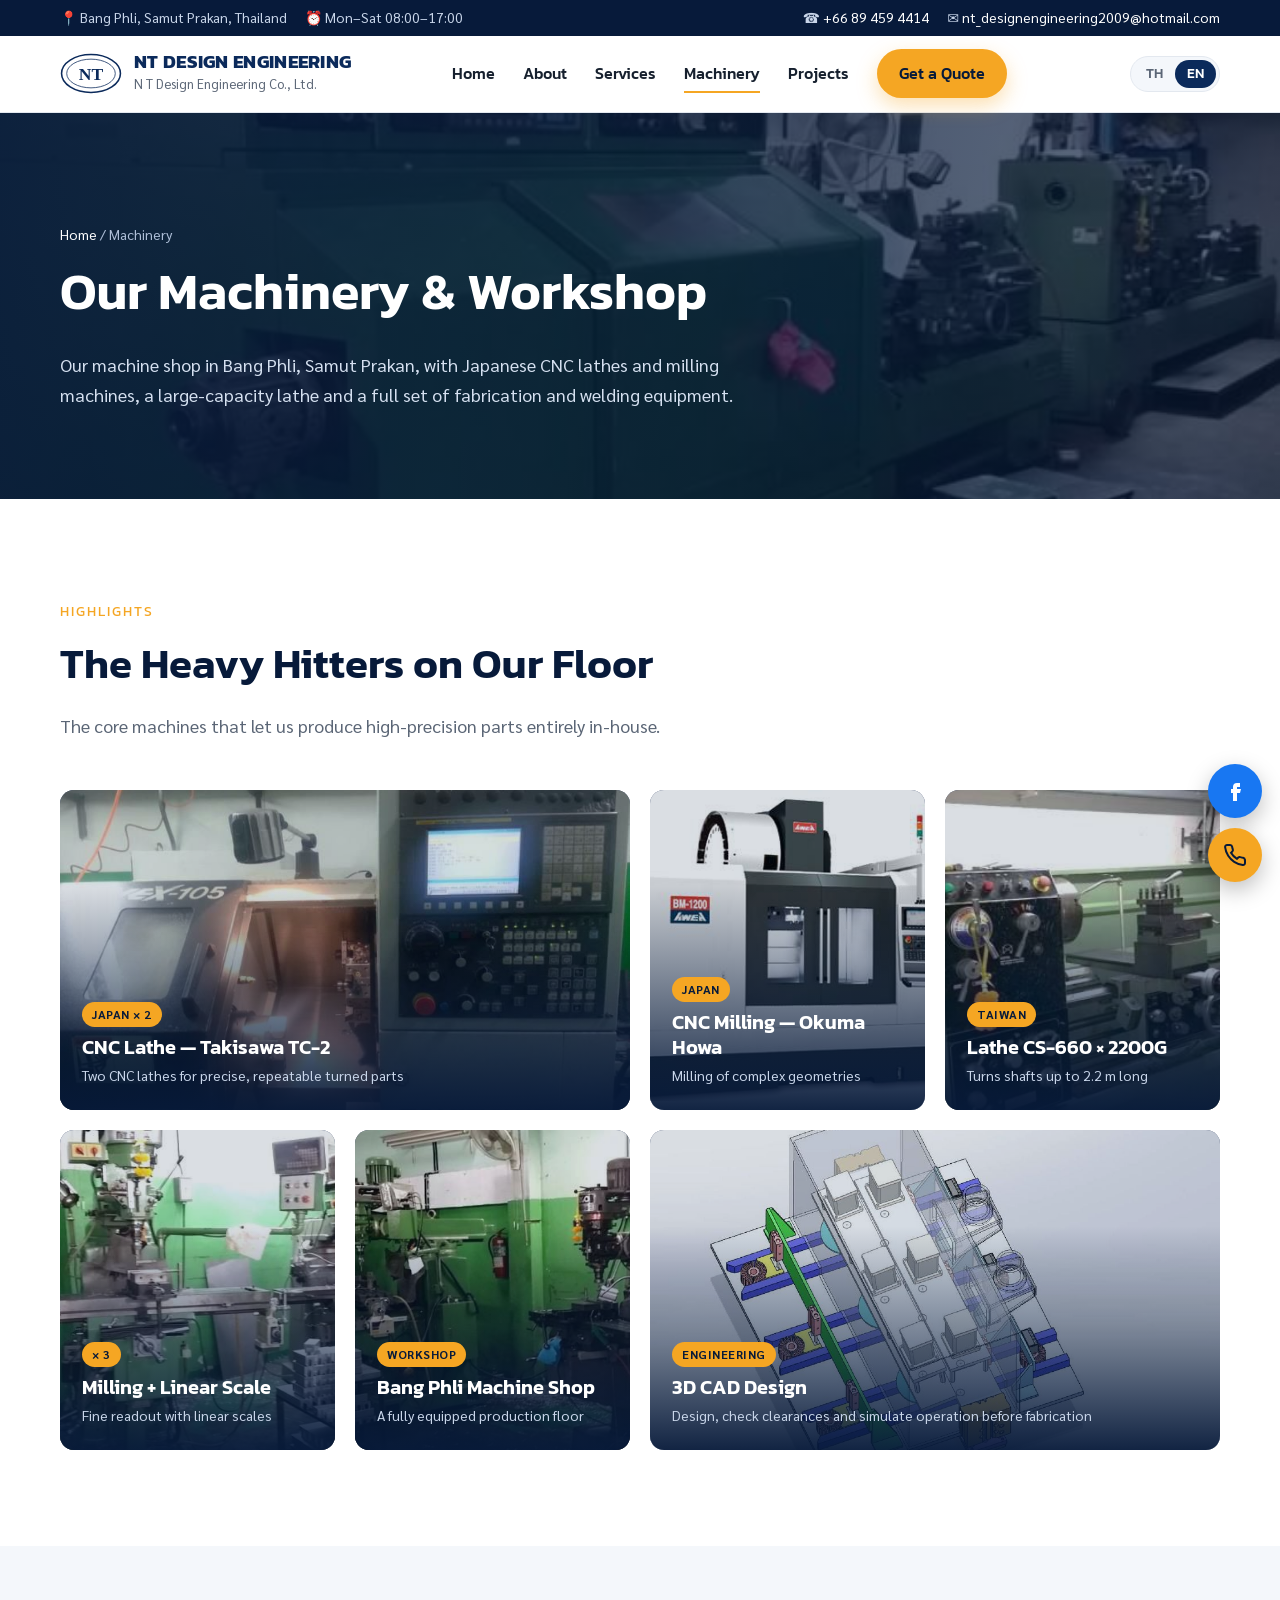
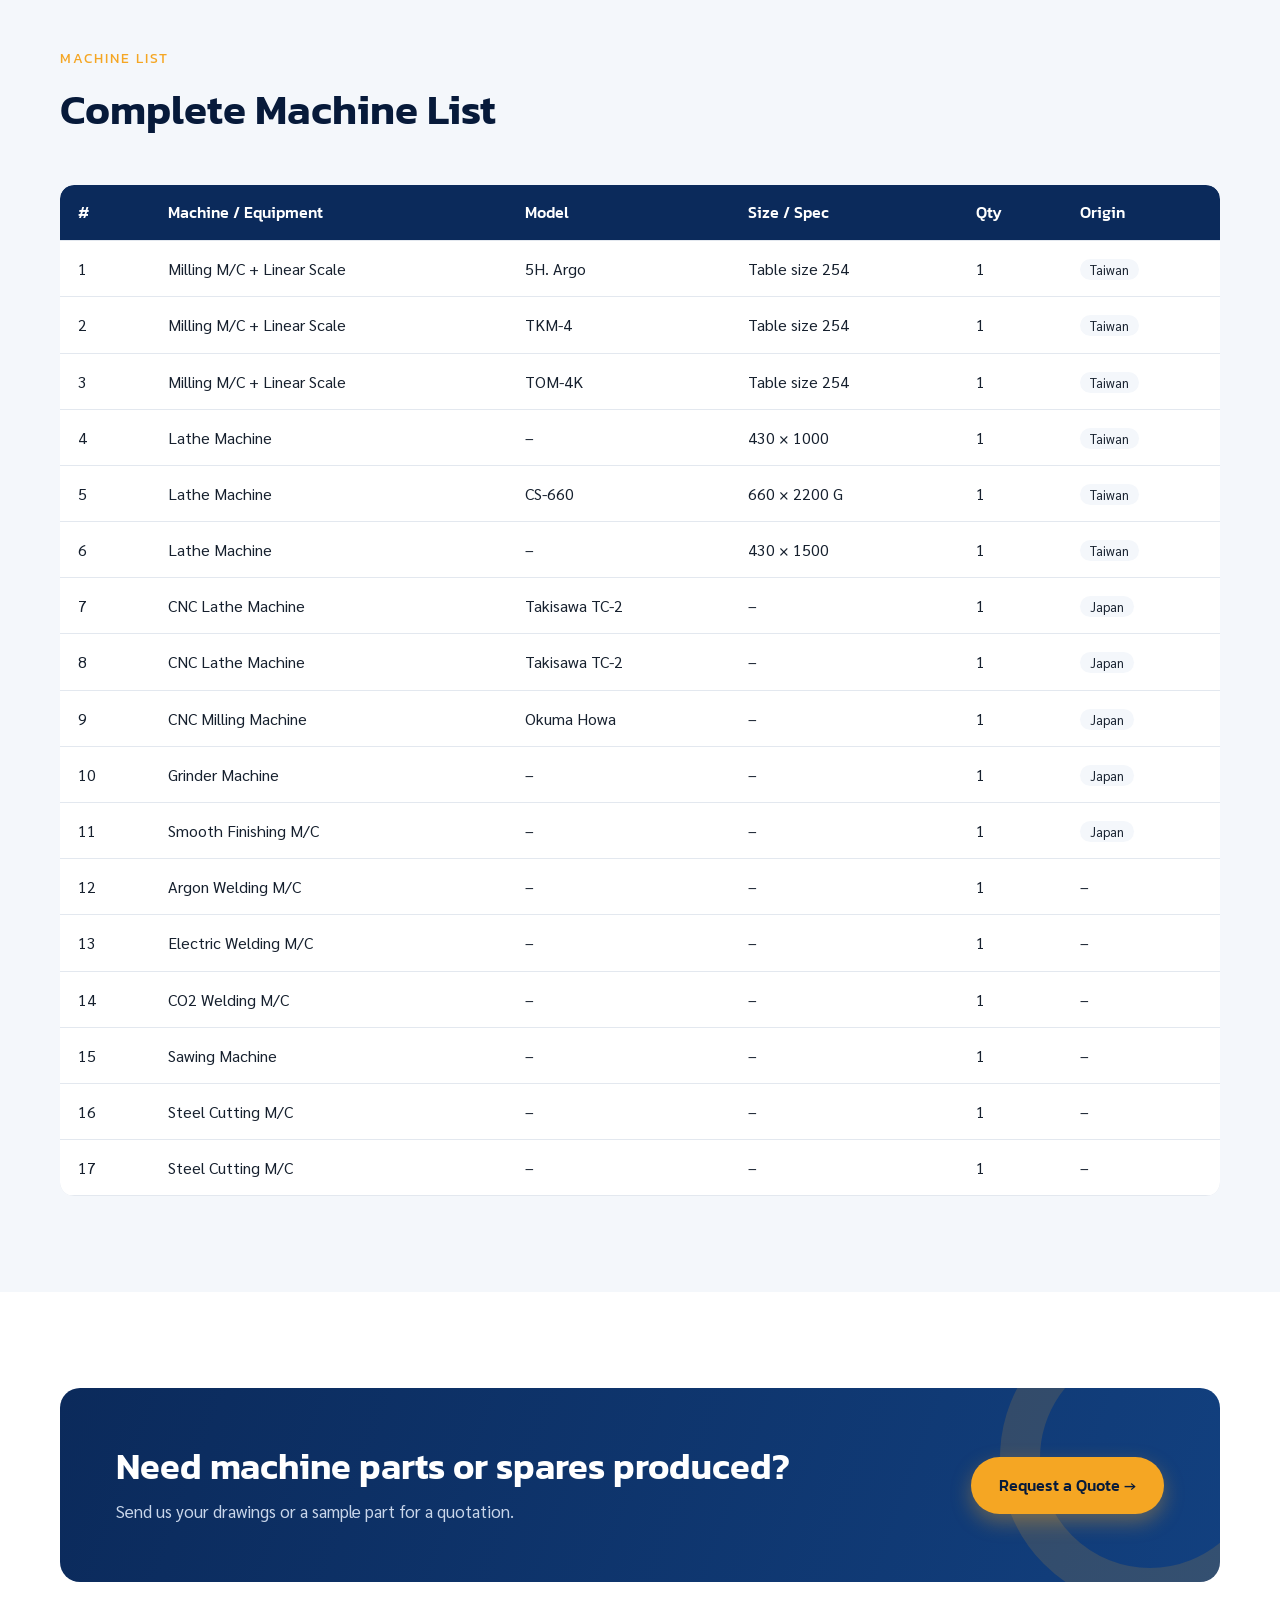
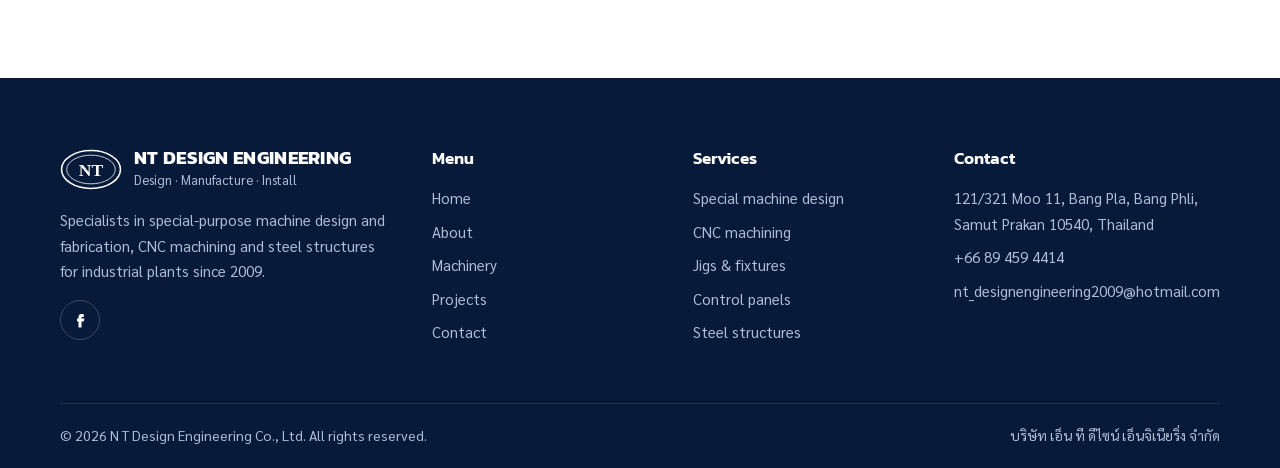
<file: en/machinery.html>
<!doctype html>
<html lang="en">
<head>
  <meta charset="utf-8">
  <meta name="viewport" content="width=device-width, initial-scale=1">
  <title>CNC Machinery &amp; Machine Shop | NT Design Engineering, Samut Prakan, Thailand</title>
  <meta name="description" content="Machine list of NT Design Engineering: Takisawa TC-2 CNC lathes, Okuma Howa CNC milling, CS-660x2200G lathe and milling machines with linear scales. CNC turning, milling and spare parts production in Thailand.">
  <link rel="canonical" href="https://www.ntdesignengineering.com/en/machinery">
  <link rel="alternate" hreflang="th" href="https://www.ntdesignengineering.com/machinery">
  <link rel="alternate" hreflang="en" href="https://www.ntdesignengineering.com/en/machinery">
  <link rel="alternate" hreflang="x-default" href="https://www.ntdesignengineering.com/machinery">
  <meta name="robots" content="index, follow">
  <meta name="theme-color" content="#0b2a5b">
  <meta property="og:type" content="website">
  <meta property="og:locale" content="en_US">
  <meta property="og:locale:alternate" content="th_TH">
  <meta property="og:site_name" content="NT Design Engineering">
  <meta property="og:title" content="CNC Machinery &amp; Machine Shop | NT Design Engineering, Samut Prakan, Thailand">
  <meta property="og:description" content="Machine list of NT Design Engineering: Takisawa TC-2 CNC lathes, Okuma Howa CNC milling, CS-660x2200G lathe and milling machines with linear scales. CNC turning, milling and spare parts production in Thailand.">
  <meta property="og:url" content="https://www.ntdesignengineering.com/en/machinery">
  <meta property="og:image" content="https://www.ntdesignengineering.com/assets/img/cnc-lathe-tc2.jpg">
  <meta name="twitter:card" content="summary_large_image">
  <link rel="icon" href="../assets/img/logo.svg" type="image/svg+xml">
  <link rel="preconnect" href="https://fonts.googleapis.com">
  <link rel="preconnect" href="https://fonts.gstatic.com" crossorigin>
  <link href="https://fonts.googleapis.com/css2?family=Kanit:wght@400;500;600&family=Sarabun:wght@400;600;700&display=swap" rel="stylesheet">
  <link rel="stylesheet" href="../assets/css/style.css">
  <script type="application/ld+json">{"@context": "https://schema.org", "@type": "BreadcrumbList", "itemListElement": [{"@type": "ListItem", "position": 1, "name": "Home", "item": "https://www.ntdesignengineering.com/en/"}, {"@type": "ListItem", "position": 2, "name": "Machinery", "item": "https://www.ntdesignengineering.com/en/machinery"}]}</script>
</head>
<body>
  <a class="skip" href="index.html#main">Skip to content</a>

  <div class="topbar">
    <div class="container">
      <div><span>📍 Bang Phli, Samut Prakan, Thailand</span><span class="hide-sm">⏰ Mon–Sat 08:00–17:00</span></div>
      <div><span>☎ <a href="tel:+66894594414">+66 89 459 4414</a></span><span class="hide-sm">✉ <a href="mailto:nt_designengineering2009@hotmail.com">nt_designengineering2009@hotmail.com</a></span></div>
    </div>
  </div>

  <header class="header">
    <div class="container">
      <a class="brand" href="index.html" aria-label="NT Design Engineering home">
        <img class="brand-logo" src="../assets/img/logo.svg" alt="NT Design Engineering logo" width="62" height="42">
        <span><strong>NT DESIGN ENGINEERING</strong><small>N T Design Engineering Co., Ltd.</small></span>
      </a>
      <button class="menu-toggle" aria-label="Open menu" aria-expanded="false"><span></span><span></span><span></span></button>
      <nav class="nav" aria-label="Main menu">
        <a href="index.html">Home</a>
        <a href="index.html#about">About</a>
        <a href="index.html#services">Services</a>
        <a href="machinery.html" aria-current="page">Machinery</a>
        <a href="projects.html">Projects</a>
        <a class="btn btn-primary" href="index.html#contact">Get a Quote</a>
      </nav>
      <div class="lang-switch" role="group" aria-label="เลือกภาษา / Language"><a href="../machinery.html" lang="th" hreflang="th">TH</a><a href="machinery.html" lang="en" aria-current="true">EN</a></div>
    </div>
  </header>

  <main id="main">
    <section class="page-hero" style="background-image:url('../assets/img/cnc-lathe-tc2.jpg')">
      <div class="container">
        <div class="breadcrumb"><a href="index.html">Home</a> / Machinery</div>
        <h1>Our Machinery &amp; Workshop</h1>
        <p>Our machine shop in Bang Phli, Samut Prakan, with Japanese CNC lathes and milling machines, a large-capacity lathe and a full set of fabrication and welding equipment.</p>
      </div>
    </section>

    <section>
      <div class="container">
        <div class="section-head reveal">
          <span class="eyebrow">Highlights</span>
          <h2>The Heavy Hitters on Our Floor</h2>
          <p>The core machines that let us produce high-precision parts entirely in-house.</p>
        </div>
        <div class="machines-grid">
          <div class="machine wide reveal" data-zoom><img src="../assets/img/cnc-takisawa.jpg" alt="Takisawa TC-2 CNC lathe" loading="lazy"><div class="machine-info"><span class="tag">JAPAN × 2</span><h3>CNC Lathe — Takisawa TC-2</h3><p>Two CNC lathes for precise, repeatable turned parts</p></div></div>
          <div class="machine reveal" data-zoom><img src="../assets/img/cnc-milling.jpg" alt="CNC milling machine" loading="lazy"><div class="machine-info"><span class="tag">JAPAN</span><h3>CNC Milling — Okuma Howa</h3><p>Milling of complex geometries</p></div></div>
          <div class="machine reveal" data-zoom><img src="../assets/img/lathe-cs660.jpg" alt="CS-660 x 2200G lathe" loading="lazy"><div class="machine-info"><span class="tag">TAIWAN</span><h3>Lathe CS-660 × 2200G</h3><p>Turns shafts up to 2.2 m long</p></div></div>
          <div class="machine reveal" data-zoom><img src="../assets/img/milling-shop.jpg" alt="Milling machines with linear scales" loading="lazy"><div class="machine-info"><span class="tag">× 3</span><h3>Milling + Linear Scale</h3><p>Fine readout with linear scales</p></div></div>
          <div class="machine reveal" data-zoom><img src="../assets/img/workshop-milling.jpg" alt="NT Design Engineering machine shop in Bang Phli" loading="lazy"><div class="machine-info"><span class="tag">WORKSHOP</span><h3>Bang Phli Machine Shop</h3><p>A fully equipped production floor</p></div></div>
          <div class="machine wide reveal" data-zoom><img src="../assets/img/cad-design.jpg" alt="Machine design in 3D CAD" loading="lazy"><div class="machine-info"><span class="tag">ENGINEERING</span><h3>3D CAD Design</h3><p>Design, check clearances and simulate operation before fabrication</p></div></div>
        </div>
      </div>
    </section>

    <section class="section-soft">
      <div class="container">
        <div class="section-head reveal">
          <span class="eyebrow">Machine List</span>
          <h2>Complete Machine List</h2>
        </div>
        <div class="table-wrap reveal">
          <table class="spec-table">
            <thead><tr><th>#</th><th>Machine / Equipment</th><th>Model</th><th>Size / Spec</th><th>Qty</th><th>Origin</th></tr></thead>
            <tbody>
              <tr><td>1</td><td>Milling M/C + Linear Scale</td><td>5H. Argo</td><td>Table size 254</td><td>1</td><td><span class="flag">Taiwan</span></td></tr>
              <tr><td>2</td><td>Milling M/C + Linear Scale</td><td>TKM-4</td><td>Table size 254</td><td>1</td><td><span class="flag">Taiwan</span></td></tr>
              <tr><td>3</td><td>Milling M/C + Linear Scale</td><td>TOM-4K</td><td>Table size 254</td><td>1</td><td><span class="flag">Taiwan</span></td></tr>
              <tr><td>4</td><td>Lathe Machine</td><td>–</td><td>430 × 1000</td><td>1</td><td><span class="flag">Taiwan</span></td></tr>
              <tr><td>5</td><td>Lathe Machine</td><td>CS-660</td><td>660 × 2200 G</td><td>1</td><td><span class="flag">Taiwan</span></td></tr>
              <tr><td>6</td><td>Lathe Machine</td><td>–</td><td>430 × 1500</td><td>1</td><td><span class="flag">Taiwan</span></td></tr>
              <tr><td>7</td><td>CNC Lathe Machine</td><td>Takisawa TC-2</td><td>–</td><td>1</td><td><span class="flag">Japan</span></td></tr>
              <tr><td>8</td><td>CNC Lathe Machine</td><td>Takisawa TC-2</td><td>–</td><td>1</td><td><span class="flag">Japan</span></td></tr>
              <tr><td>9</td><td>CNC Milling Machine</td><td>Okuma Howa</td><td>–</td><td>1</td><td><span class="flag">Japan</span></td></tr>
              <tr><td>10</td><td>Grinder Machine</td><td>–</td><td>–</td><td>1</td><td><span class="flag">Japan</span></td></tr>
              <tr><td>11</td><td>Smooth Finishing M/C</td><td>–</td><td>–</td><td>1</td><td><span class="flag">Japan</span></td></tr>
              <tr><td>12</td><td>Argon Welding M/C</td><td>–</td><td>–</td><td>1</td><td>–</td></tr>
              <tr><td>13</td><td>Electric Welding M/C</td><td>–</td><td>–</td><td>1</td><td>–</td></tr>
              <tr><td>14</td><td>CO2 Welding M/C</td><td>–</td><td>–</td><td>1</td><td>–</td></tr>
              <tr><td>15</td><td>Sawing Machine</td><td>–</td><td>–</td><td>1</td><td>–</td></tr>
              <tr><td>16</td><td>Steel Cutting M/C</td><td>–</td><td>–</td><td>1</td><td>–</td></tr>
              <tr><td>17</td><td>Steel Cutting M/C</td><td>–</td><td>–</td><td>1</td><td>–</td></tr>
            </tbody>
          </table>
        </div>
      </div>
    </section>

    <section>
      <div class="container">
        <div class="cta reveal">
          <div><h2>Need machine parts or spares produced?</h2><p>Send us your drawings or a sample part for a quotation.</p></div>
          <a class="btn btn-primary" href="index.html#contact">Request a Quote →</a>
        </div>
      </div>
    </section>
  </main>

  <footer class="footer">
    <div class="container">
      <div class="footer-grid">
        <div>
          <a class="brand" href="index.html"><img class="brand-logo" src="../assets/img/logo-white.svg" alt="" width="62" height="42"><span><strong>NT DESIGN ENGINEERING</strong><small>Design · Manufacture · Install</small></span></a>
          <p>Specialists in special-purpose machine design and fabrication, CNC machining and steel structures for industrial plants since 2009.</p>
          <div class="social"><a href="https://www.facebook.com/profile.php?id=100054307536803" target="_blank" rel="noopener" aria-label="Facebook"><svg viewBox="0 0 24 24" fill="currentColor"><path d="M14 8h3V4h-3a4 4 0 00-4 4v2H8v4h2v8h4v-8h3l1-4h-4V8z"/></svg></a></div>
        </div>
        <div><h4>Menu</h4><ul><li><a href="index.html">Home</a></li><li><a href="index.html#about">About</a></li><li><a href="machinery.html">Machinery</a></li><li><a href="projects.html">Projects</a></li><li><a href="index.html#contact">Contact</a></li></ul></div>
        <div><h4>Services</h4><ul><li>Special machine design</li><li>CNC machining</li><li>Jigs &amp; fixtures</li><li>Control panels</li><li>Steel structures</li></ul></div>
        <div><h4>Contact</h4><ul><li>121/321 Moo 11, Bang Pla, Bang Phli, Samut Prakan 10540, Thailand</li><li><a href="tel:+66894594414">+66 89 459 4414</a></li><li><a href="mailto:nt_designengineering2009@hotmail.com">nt_designengineering2009@hotmail.com</a></li></ul></div>
      </div>
      <div class="footer-bottom"><span>© <span id="year">2026</span> N T Design Engineering Co., Ltd. All rights reserved.</span><span>บริษัท เอ็น ที ดีไซน์ เอ็นจิเนียริ่ง จำกัด</span></div>
    </div>
  </footer>

  <div class="float-call">
    <a class="fb" href="https://www.facebook.com/profile.php?id=100054307536803" target="_blank" rel="noopener" aria-label="Facebook"><svg viewBox="0 0 24 24" fill="currentColor"><path d="M14 8h3V4h-3a4 4 0 00-4 4v2H8v4h2v8h4v-8h3l1-4h-4V8z"/></svg></a>
    <a class="phone" href="tel:+66894594414" aria-label="Call us"><svg viewBox="0 0 24 24" fill="none" stroke="currentColor" stroke-width="2"><path d="M22 16.9v3a2 2 0 01-2.2 2 19.8 19.8 0 01-8.6-3.1 19.5 19.5 0 01-6-6A19.8 19.8 0 012.1 4.2 2 2 0 014.1 2h3a2 2 0 012 1.7c.1.9.4 1.8.7 2.7a2 2 0 01-.5 2.1L8 9.8a16 16 0 006 6l1.3-1.3a2 2 0 012.1-.4c.9.3 1.8.6 2.7.7a2 2 0 011.7 2z"/></svg></a>
  </div>

  <script src="../assets/js/main.js" defer></script>
</body>
</html>
</file>
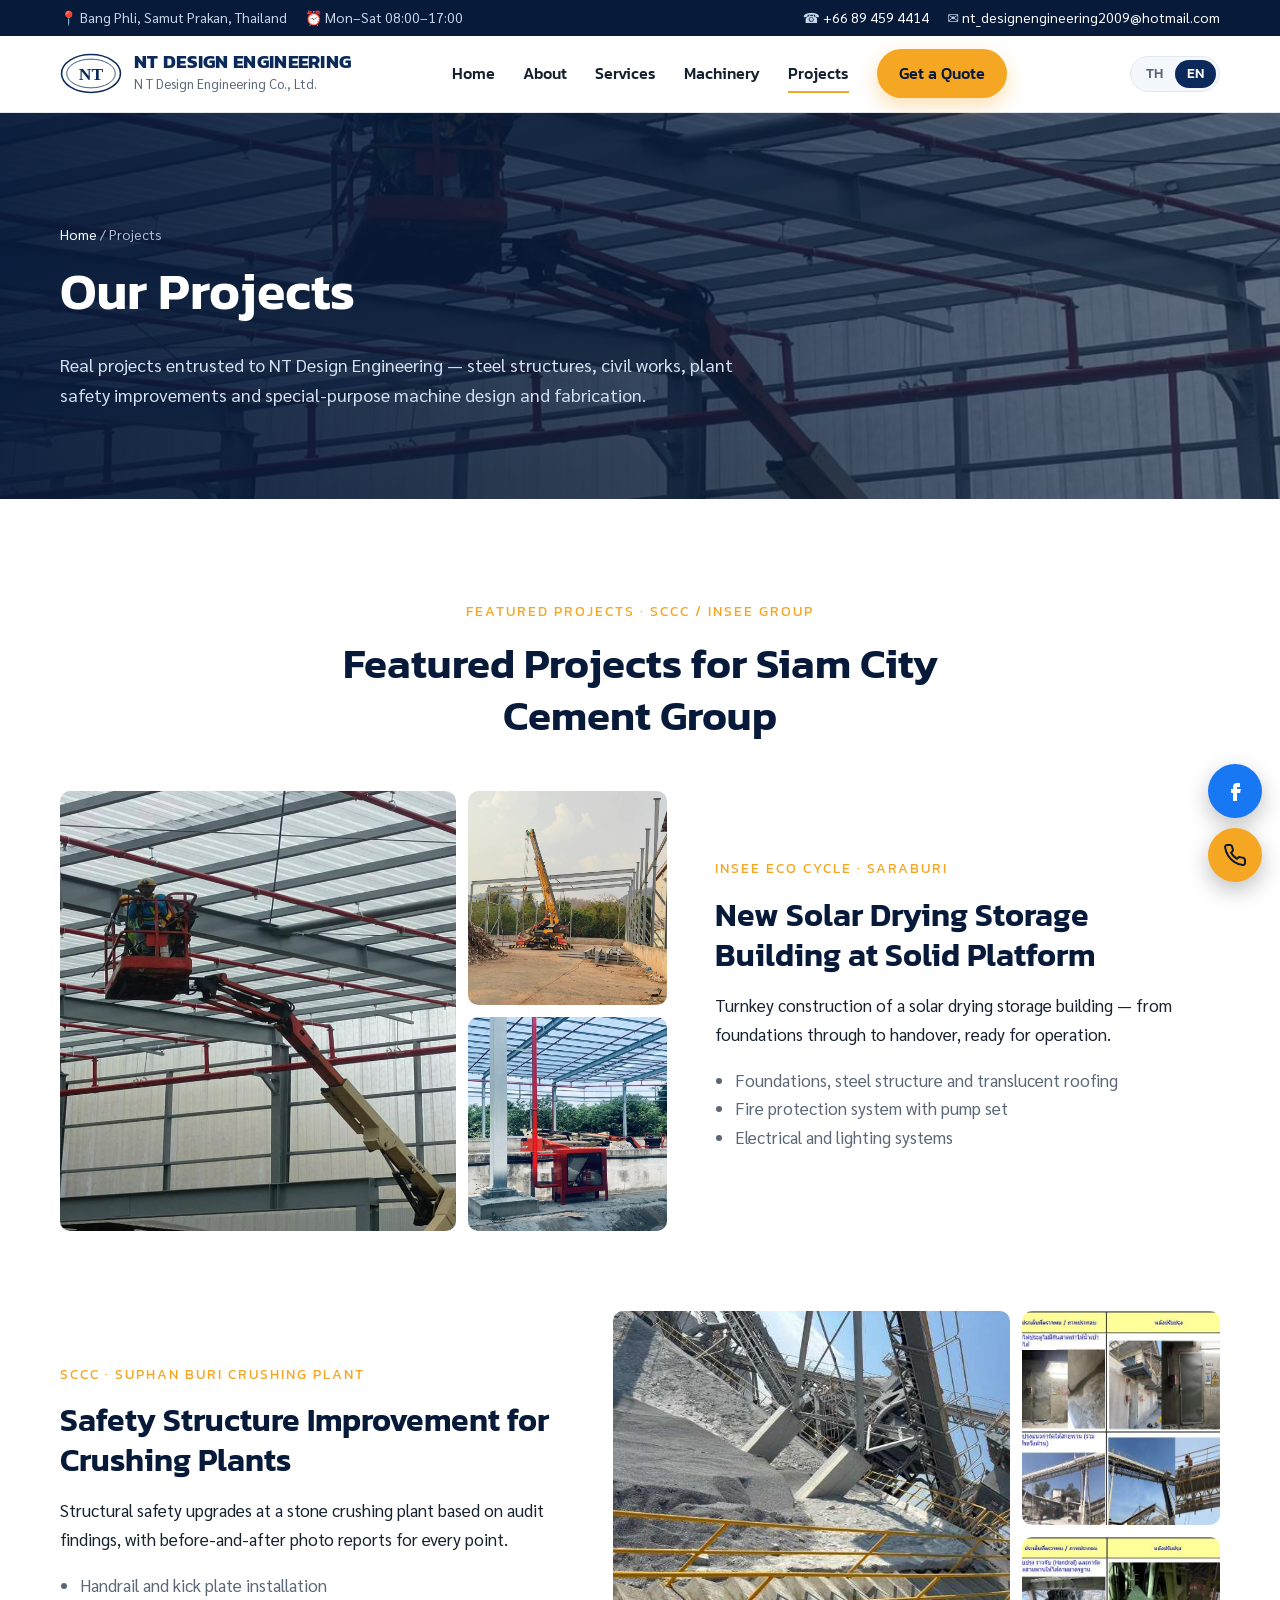
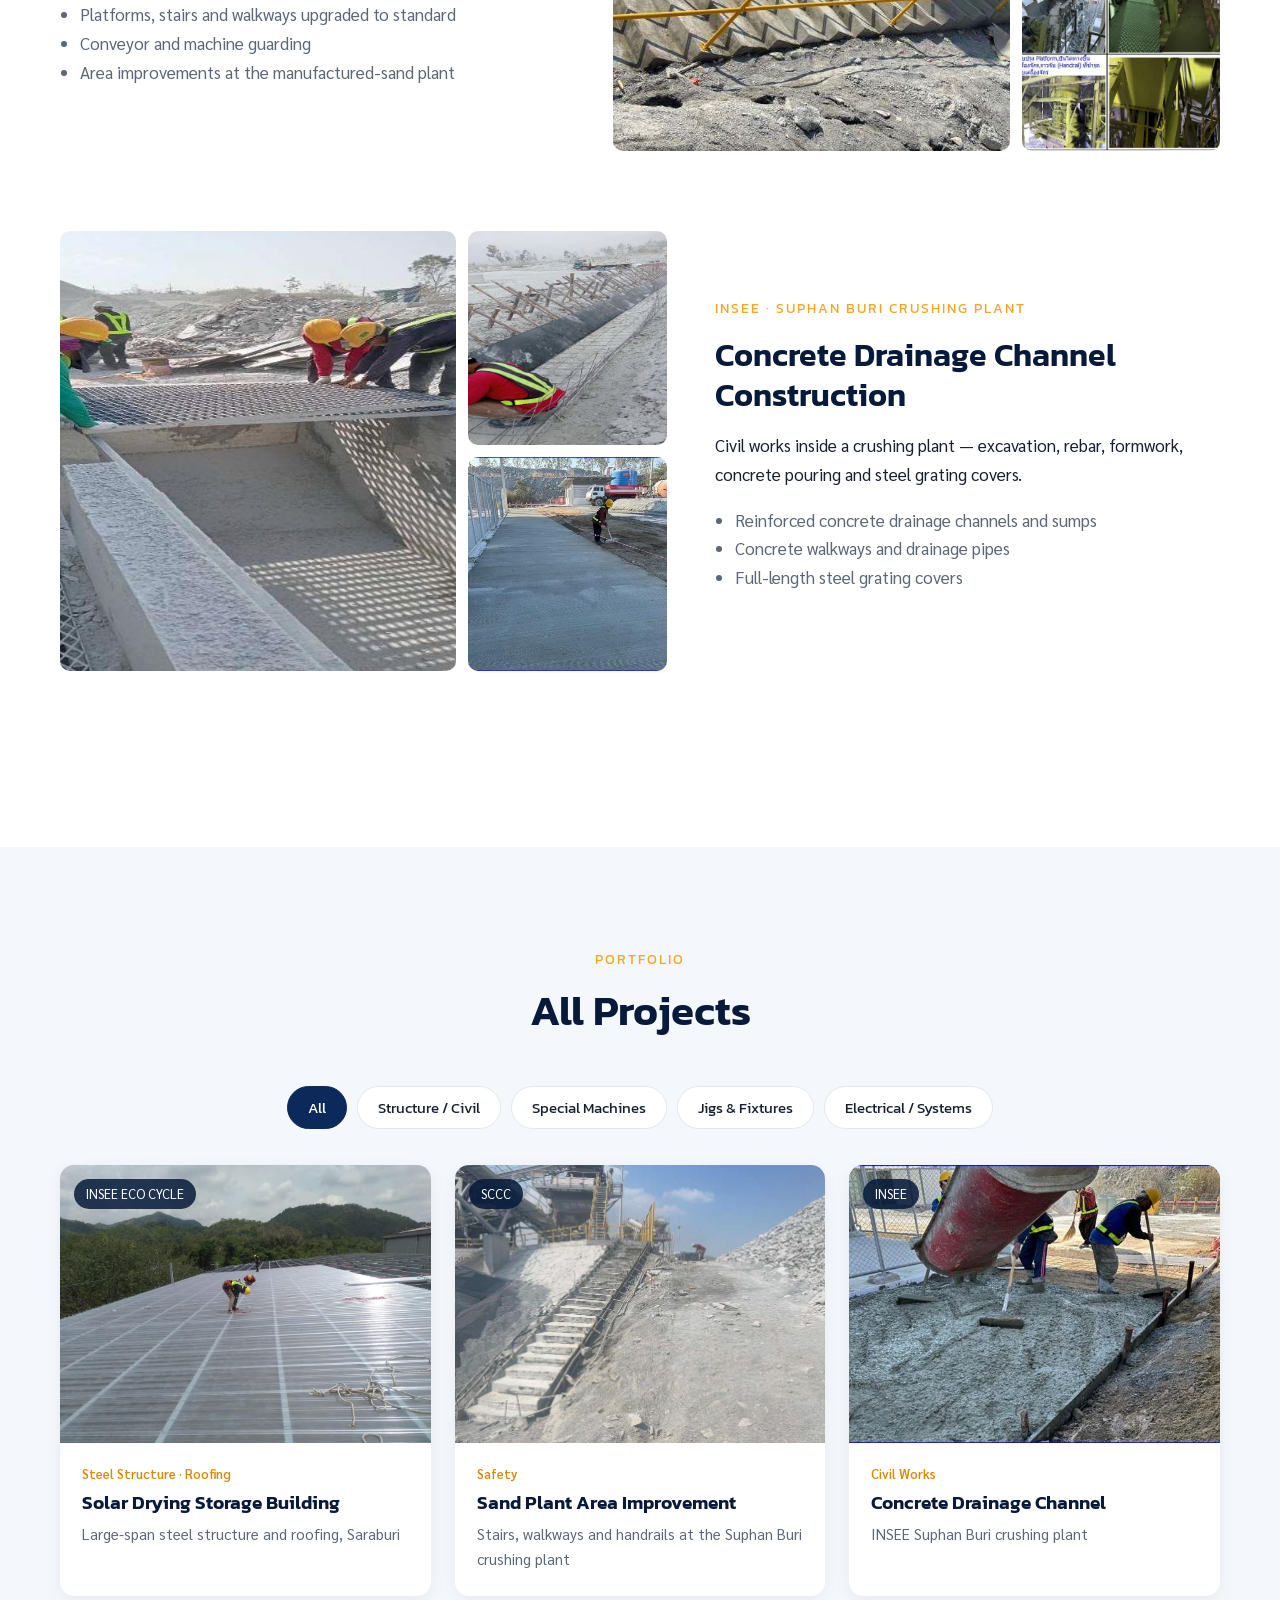
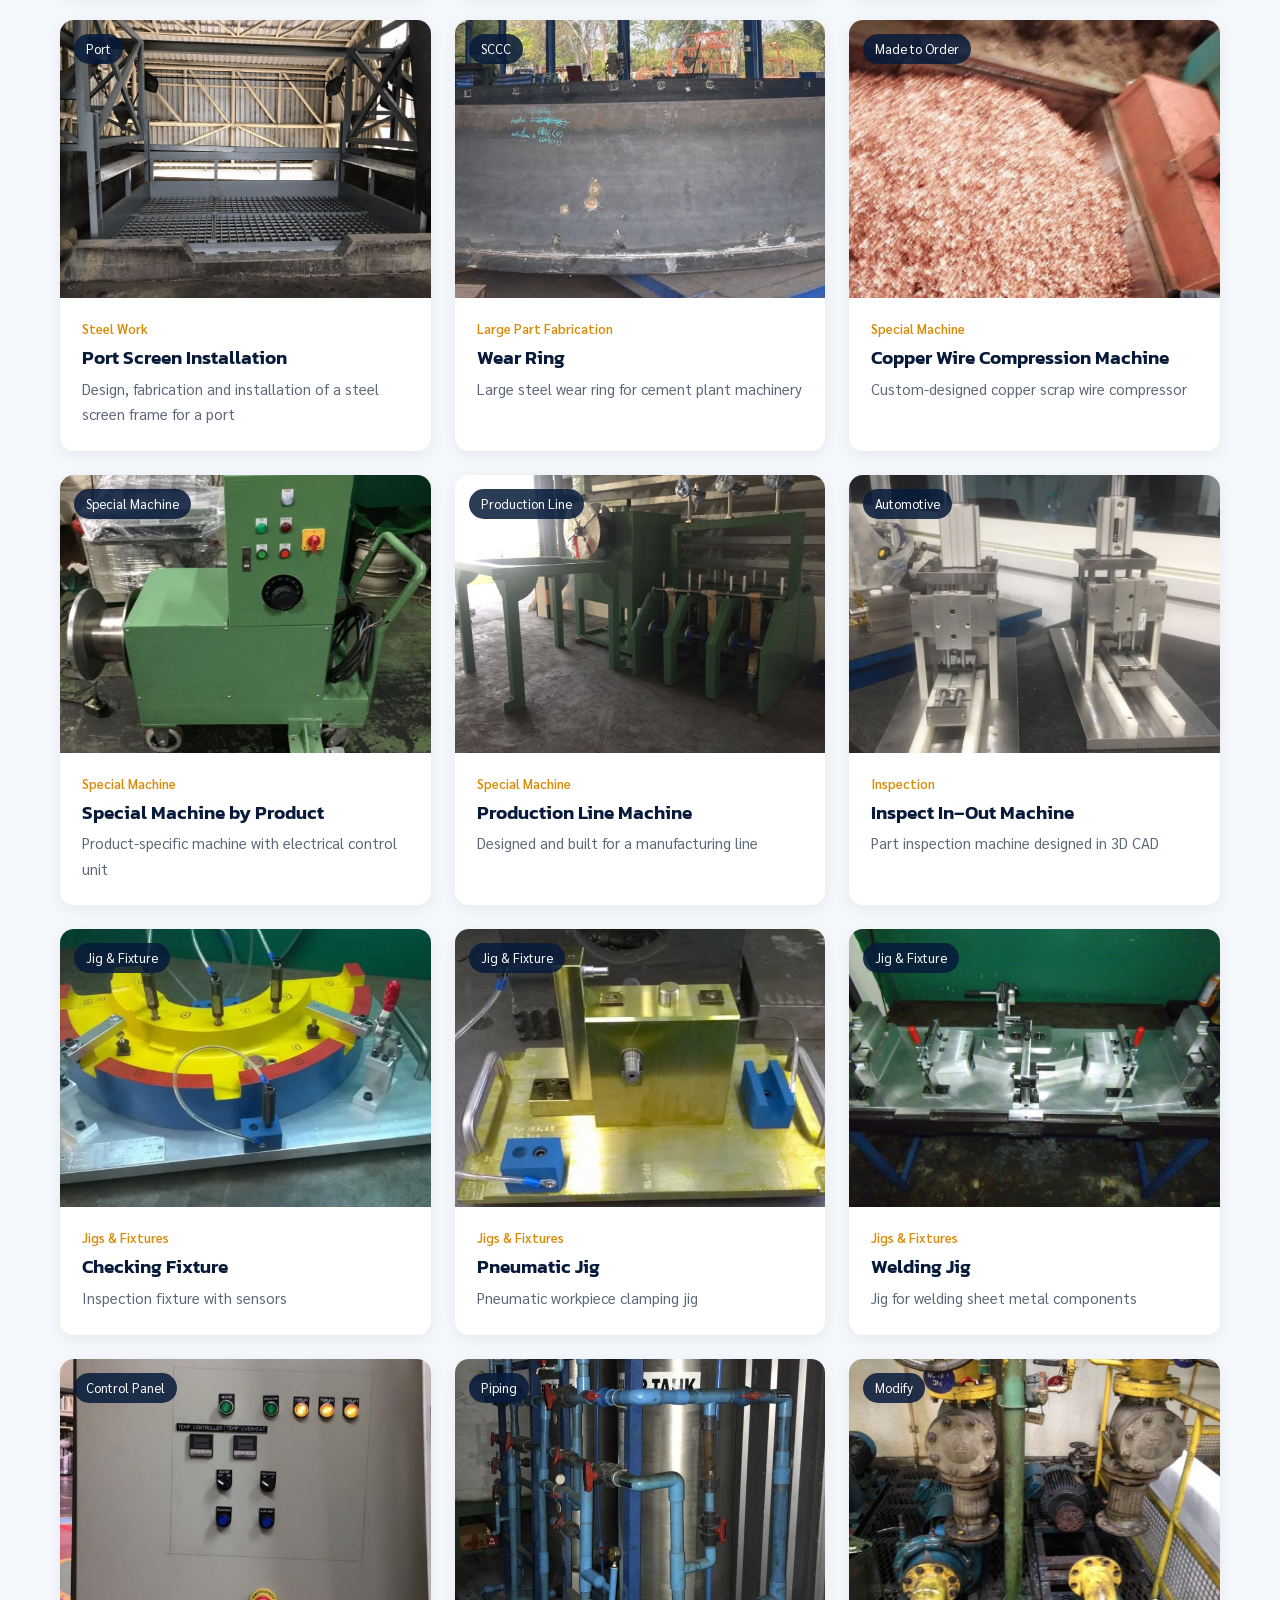
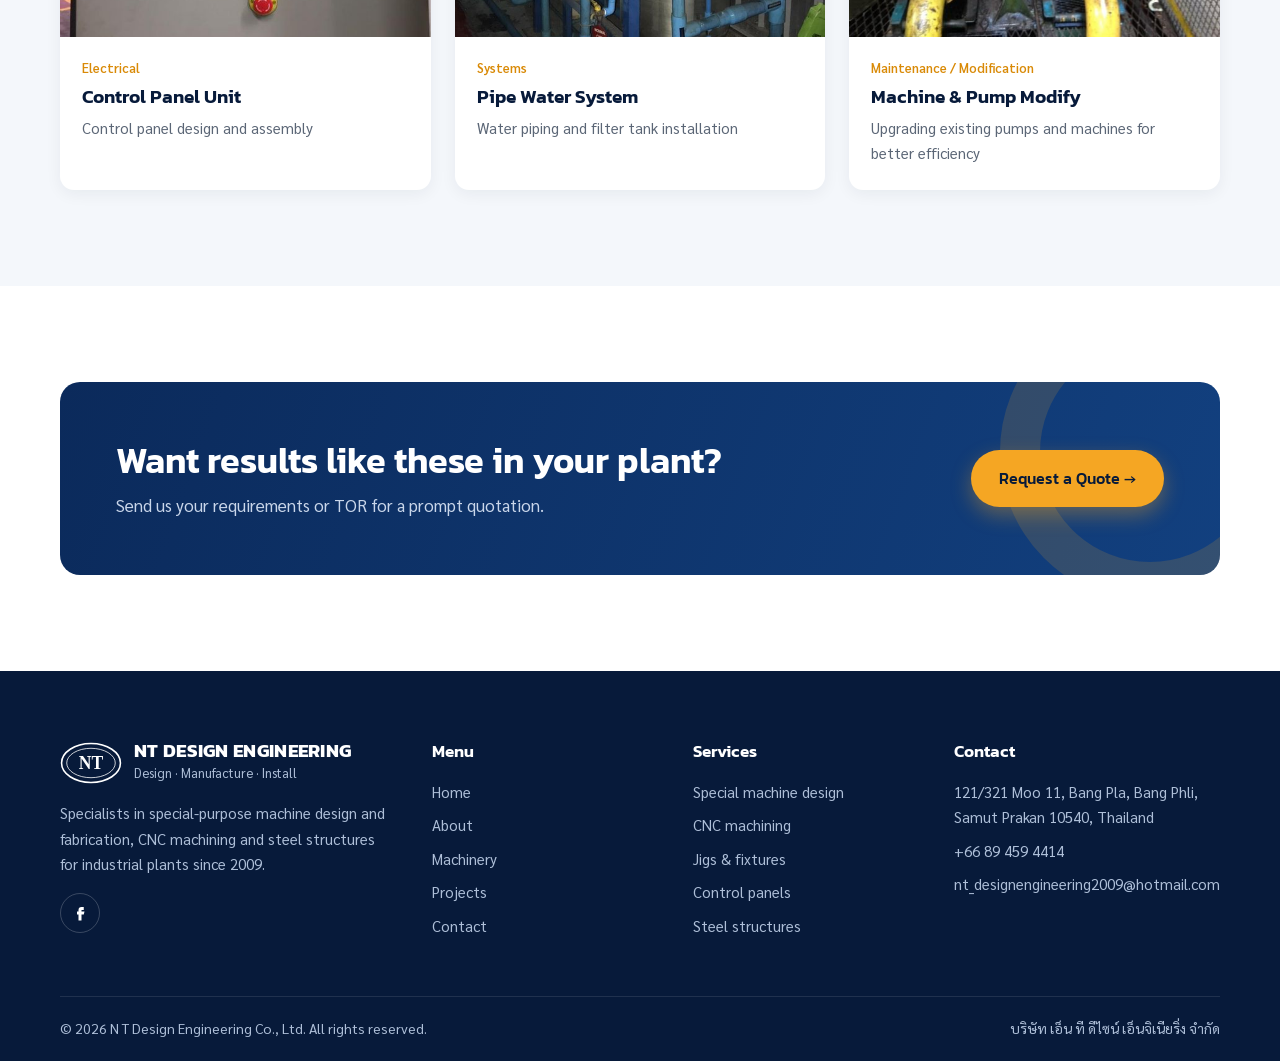
<file: en/projects.html>
<!doctype html>
<html lang="en">
<head>
  <meta charset="utf-8">
  <meta name="viewport" content="width=device-width, initial-scale=1">
  <title>Projects | NT Design Engineering — Steel Structures, Civil Works &amp; Special Machines for SCCC / INSEE</title>
  <meta name="description" content="Project portfolio of N T Design Engineering Co., Ltd.: Solar Drying Storage Building for INSEE ECO CYCLE Saraburi, safety structure improvement at Suphan Buri crushing plant, concrete drainage, special machines, jigs and fixtures.">
  <link rel="canonical" href="https://www.ntdesignengineering.com/en/projects">
  <link rel="alternate" hreflang="th" href="https://www.ntdesignengineering.com/projects">
  <link rel="alternate" hreflang="en" href="https://www.ntdesignengineering.com/en/projects">
  <link rel="alternate" hreflang="x-default" href="https://www.ntdesignengineering.com/projects">
  <meta name="robots" content="index, follow">
  <meta name="theme-color" content="#0b2a5b">
  <meta property="og:type" content="website">
  <meta property="og:locale" content="en_US">
  <meta property="og:locale:alternate" content="th_TH">
  <meta property="og:site_name" content="NT Design Engineering">
  <meta property="og:title" content="Projects | NT Design Engineering — Steel Structures, Civil Works &amp; Special Machines for SCCC / INSEE">
  <meta property="og:description" content="Project portfolio of N T Design Engineering Co., Ltd.: Solar Drying Storage Building for INSEE ECO CYCLE Saraburi, safety structure improvement at Suphan Buri crushing plant, concrete drainage, special machines, jigs and fixtures.">
  <meta property="og:url" content="https://www.ntdesignengineering.com/en/projects">
  <meta property="og:image" content="https://www.ntdesignengineering.com/assets/img/solar-fire-system.jpg">
  <meta name="twitter:card" content="summary_large_image">
  <link rel="icon" href="../assets/img/logo.svg" type="image/svg+xml">
  <link rel="preconnect" href="https://fonts.googleapis.com">
  <link rel="preconnect" href="https://fonts.gstatic.com" crossorigin>
  <link href="https://fonts.googleapis.com/css2?family=Kanit:wght@400;500;600&family=Sarabun:wght@400;600;700&display=swap" rel="stylesheet">
  <link rel="stylesheet" href="../assets/css/style.css">
  <script type="application/ld+json">{"@context": "https://schema.org", "@type": "BreadcrumbList", "itemListElement": [{"@type": "ListItem", "position": 1, "name": "Home", "item": "https://www.ntdesignengineering.com/en/"}, {"@type": "ListItem", "position": 2, "name": "Projects", "item": "https://www.ntdesignengineering.com/en/projects"}]}</script>
</head>
<body>
  <a class="skip" href="index.html#main">Skip to content</a>

  <div class="topbar">
    <div class="container">
      <div><span>📍 Bang Phli, Samut Prakan, Thailand</span><span class="hide-sm">⏰ Mon–Sat 08:00–17:00</span></div>
      <div><span>☎ <a href="tel:+66894594414">+66 89 459 4414</a></span><span class="hide-sm">✉ <a href="mailto:nt_designengineering2009@hotmail.com">nt_designengineering2009@hotmail.com</a></span></div>
    </div>
  </div>

  <header class="header">
    <div class="container">
      <a class="brand" href="index.html" aria-label="NT Design Engineering home">
        <img class="brand-logo" src="../assets/img/logo.svg" alt="NT Design Engineering logo" width="62" height="42">
        <span><strong>NT DESIGN ENGINEERING</strong><small>N T Design Engineering Co., Ltd.</small></span>
      </a>
      <button class="menu-toggle" aria-label="Open menu" aria-expanded="false"><span></span><span></span><span></span></button>
      <nav class="nav" aria-label="Main menu">
        <a href="index.html">Home</a>
        <a href="index.html#about">About</a>
        <a href="index.html#services">Services</a>
        <a href="machinery.html">Machinery</a>
        <a href="projects.html" aria-current="page">Projects</a>
        <a class="btn btn-primary" href="index.html#contact">Get a Quote</a>
      </nav>
      <div class="lang-switch" role="group" aria-label="เลือกภาษา / Language"><a href="../projects.html" lang="th" hreflang="th">TH</a><a href="projects.html" lang="en" aria-current="true">EN</a></div>
    </div>
  </header>

  <main id="main">
    <section class="page-hero" style="background-image:url('../assets/img/solar-fire-system.jpg')">
      <div class="container">
        <div class="breadcrumb"><a href="index.html">Home</a> / Projects</div>
        <h1>Our Projects</h1>
        <p>Real projects entrusted to NT Design Engineering — steel structures, civil works, plant safety improvements and special-purpose machine design and fabrication.</p>
      </div>
    </section>

    <section>
      <div class="container">
        <div class="section-head center reveal">
          <span class="eyebrow">Featured Projects · SCCC / INSEE Group</span>
          <h2>Featured Projects for Siam City Cement Group</h2>
        </div>

        <article class="feature reveal">
          <div class="feature-media">
            <img data-zoom src="../assets/img/solar-fire-system.jpg" alt="Fire protection system and roof structure, Solar Drying Storage Building, INSEE ECO CYCLE" loading="lazy">
            <img data-zoom src="../assets/img/solar-crane.jpg" alt="Steel structure erection by mobile crane, INSEE ECO CYCLE Saraburi" loading="lazy">
            <img data-zoom src="../assets/img/solar-fire-pump.jpg" alt="Fire pump set, Solar Drying Storage Building" loading="lazy">
          </div>
          <div>
            <span class="eyebrow">INSEE ECO CYCLE · Saraburi</span>
            <h3>New Solar Drying Storage Building at Solid Platform</h3>
            <p>Turnkey construction of a solar drying storage building — from foundations through to handover, ready for operation.</p>
            <ul>
              <li>Foundations, steel structure and translucent roofing</li>
              <li>Fire protection system with pump set</li>
              <li>Electrical and lighting systems</li>
            </ul>
          </div>
        </article>

        <article class="feature reverse reveal">
          <div class="feature-media">
            <img data-zoom src="../assets/img/crushing-handrail.jpg" alt="Stair handrail installation, Suphan Buri stone crushing plant" loading="lazy">
            <img data-zoom src="../assets/img/safety-before-after-1.jpg" alt="Before and after safety improvements at the crushing plant, set 1" loading="lazy">
            <img data-zoom src="../assets/img/safety-before-after-2.jpg" alt="Before and after safety improvements at the crushing plant, set 2" loading="lazy">
          </div>
          <div>
            <span class="eyebrow">SCCC · Suphan Buri Crushing Plant</span>
            <h3>Safety Structure Improvement for Crushing Plants</h3>
            <p>Structural safety upgrades at a stone crushing plant based on audit findings, with before-and-after photo reports for every point.</p>
            <ul>
              <li>Handrail and kick plate installation</li>
              <li>Platforms, stairs and walkways upgraded to standard</li>
              <li>Conveyor and machine guarding</li>
              <li>Area improvements at the manufactured-sand plant</li>
            </ul>
          </div>
        </article>

        <article class="feature reveal">
          <div class="feature-media">
            <img data-zoom src="../assets/img/concrete-grating.jpg" alt="Steel grating installation on drainage channel, INSEE Suphan Buri" loading="lazy">
            <img data-zoom src="../assets/img/concrete-rebar.jpg" alt="Rebar work for concrete drainage channel" loading="lazy">
            <img data-zoom src="../assets/img/concrete-finished.jpg" alt="Completed concrete walkway" loading="lazy">
          </div>
          <div>
            <span class="eyebrow">INSEE · Suphan Buri Crushing Plant</span>
            <h3>Concrete Drainage Channel Construction</h3>
            <p>Civil works inside a crushing plant — excavation, rebar, formwork, concrete pouring and steel grating covers.</p>
            <ul>
              <li>Reinforced concrete drainage channels and sumps</li>
              <li>Concrete walkways and drainage pipes</li>
              <li>Full-length steel grating covers</li>
            </ul>
          </div>
        </article>
      </div>
    </section>

    <section class="section-soft">
      <div class="container">
        <div class="section-head center reveal">
          <span class="eyebrow">Portfolio</span>
          <h2>All Projects</h2>
        </div>
        <div class="filters" role="group" aria-label="Filter projects">
          <button class="active" data-filter="all">All</button>
          <button data-filter="structure">Structure / Civil</button>
          <button data-filter="machine">Special Machines</button>
          <button data-filter="jig">Jigs &amp; Fixtures</button>
          <button data-filter="electric">Electrical / Systems</button>
        </div>
        <div class="projects-grid">
          <article class="project reveal" data-cat="structure"><figure data-zoom><img src="../assets/img/solar-roof-workers.jpg" alt="Roof installation, Solar Drying Storage Building, INSEE ECO CYCLE" loading="lazy"><span class="client">INSEE ECO CYCLE</span></figure><div class="project-body"><div class="meta">Steel Structure · Roofing</div><h3>Solar Drying Storage Building</h3><p>Large-span steel structure and roofing, Saraburi</p></div></article>
          <article class="project reveal" data-cat="structure"><figure data-zoom><img src="../assets/img/crushing-stairs.jpg" alt="Concrete stairs and walkway, Suphan Buri crushing plant" loading="lazy"><span class="client">SCCC</span></figure><div class="project-body"><div class="meta">Safety</div><h3>Sand Plant Area Improvement</h3><p>Stairs, walkways and handrails at the Suphan Buri crushing plant</p></div></article>
          <article class="project reveal" data-cat="structure"><figure data-zoom><img src="../assets/img/concrete-pour.jpg" alt="Concrete pouring for drainage channel, INSEE Suphan Buri" loading="lazy"><span class="client">INSEE</span></figure><div class="project-body"><div class="meta">Civil Works</div><h3>Concrete Drainage Channel</h3><p>INSEE Suphan Buri crushing plant</p></div></article>
          <article class="project reveal" data-cat="structure"><figure data-zoom><img src="../assets/img/screen-port.jpg" alt="Steel screen installation at port" loading="lazy"><span class="client">Port</span></figure><div class="project-body"><div class="meta">Steel Work</div><h3>Port Screen Installation</h3><p>Design, fabrication and installation of a steel screen frame for a port</p></div></article>
          <article class="project reveal" data-cat="machine"><figure data-zoom><img src="../assets/img/wear-ring.jpg" alt="Large wear ring for SCCC" loading="lazy"><span class="client">SCCC</span></figure><div class="project-body"><div class="meta">Large Part Fabrication</div><h3>Wear Ring</h3><p>Large steel wear ring for cement plant machinery</p></div></article>
          <article class="project reveal" data-cat="machine"><figure data-zoom><img src="../assets/img/copper-compression.jpg" alt="Copper wire compression machine" loading="lazy"><span class="client">Made to Order</span></figure><div class="project-body"><div class="meta">Special Machine</div><h3>Copper Wire Compression Machine</h3><p>Custom-designed copper scrap wire compressor</p></div></article>
          <article class="project reveal" data-cat="machine"><figure data-zoom><img src="../assets/img/special-machine.jpg" alt="Special machine with control box" loading="lazy"><span class="client">Special Machine</span></figure><div class="project-body"><div class="meta">Special Machine</div><h3>Special Machine by Product</h3><p>Product-specific machine with electrical control unit</p></div></article>
          <article class="project reveal" data-cat="machine"><figure data-zoom><img src="../assets/img/machine-line.jpg" alt="Production line machine" loading="lazy"><span class="client">Production Line</span></figure><div class="project-body"><div class="meta">Special Machine</div><h3>Production Line Machine</h3><p>Designed and built for a manufacturing line</p></div></article>
          <article class="project reveal" data-cat="machine jig"><figure data-zoom><img src="../assets/img/inspect-machine.jpg" alt="Inspect In-Out machine" loading="lazy"><span class="client">Automotive</span></figure><div class="project-body"><div class="meta">Inspection</div><h3>Inspect In–Out Machine</h3><p>Part inspection machine designed in 3D CAD</p></div></article>
          <article class="project reveal" data-cat="jig"><figure data-zoom><img src="../assets/img/jig-fixture-1.jpg" alt="Checking fixture for curved parts" loading="lazy"><span class="client">Jig &amp; Fixture</span></figure><div class="project-body"><div class="meta">Jigs &amp; Fixtures</div><h3>Checking Fixture</h3><p>Inspection fixture with sensors</p></div></article>
          <article class="project reveal" data-cat="jig"><figure data-zoom><img src="../assets/img/jig-fixture-2.jpg" alt="Pneumatic clamping jig" loading="lazy"><span class="client">Jig &amp; Fixture</span></figure><div class="project-body"><div class="meta">Jigs &amp; Fixtures</div><h3>Pneumatic Jig</h3><p>Pneumatic workpiece clamping jig</p></div></article>
          <article class="project reveal" data-cat="jig"><figure data-zoom><img src="../assets/img/jig-fixture-3.jpg" alt="Welding jig for sheet metal parts" loading="lazy"><span class="client">Jig &amp; Fixture</span></figure><div class="project-body"><div class="meta">Jigs &amp; Fixtures</div><h3>Welding Jig</h3><p>Jig for welding sheet metal components</p></div></article>
          <article class="project reveal" data-cat="electric"><figure data-zoom><img src="../assets/img/control-panel-door.jpg" alt="Electrical control panel" loading="lazy"><span class="client">Control Panel</span></figure><div class="project-body"><div class="meta">Electrical</div><h3>Control Panel Unit</h3><p>Control panel design and assembly</p></div></article>
          <article class="project reveal" data-cat="electric"><figure data-zoom><img src="../assets/img/pipe-water.jpg" alt="Water piping system in a factory" loading="lazy"><span class="client">Piping</span></figure><div class="project-body"><div class="meta">Systems</div><h3>Pipe Water System</h3><p>Water piping and filter tank installation</p></div></article>
          <article class="project reveal" data-cat="electric machine"><figure data-zoom><img src="../assets/img/pump-modify.jpg" alt="Pump system modification" loading="lazy"><span class="client">Modify</span></figure><div class="project-body"><div class="meta">Maintenance / Modification</div><h3>Machine &amp; Pump Modify</h3><p>Upgrading existing pumps and machines for better efficiency</p></div></article>
        </div>
      </div>
    </section>

    <section>
      <div class="container">
        <div class="cta reveal">
          <div><h2>Want results like these in your plant?</h2><p>Send us your requirements or TOR for a prompt quotation.</p></div>
          <a class="btn btn-primary" href="index.html#contact">Request a Quote →</a>
        </div>
      </div>
    </section>
  </main>

  <footer class="footer">
    <div class="container">
      <div class="footer-grid">
        <div>
          <a class="brand" href="index.html"><img class="brand-logo" src="../assets/img/logo-white.svg" alt="" width="62" height="42"><span><strong>NT DESIGN ENGINEERING</strong><small>Design · Manufacture · Install</small></span></a>
          <p>Specialists in special-purpose machine design and fabrication, CNC machining and steel structures for industrial plants since 2009.</p>
          <div class="social"><a href="https://www.facebook.com/profile.php?id=100054307536803" target="_blank" rel="noopener" aria-label="Facebook"><svg viewBox="0 0 24 24" fill="currentColor"><path d="M14 8h3V4h-3a4 4 0 00-4 4v2H8v4h2v8h4v-8h3l1-4h-4V8z"/></svg></a></div>
        </div>
        <div><h4>Menu</h4><ul><li><a href="index.html">Home</a></li><li><a href="index.html#about">About</a></li><li><a href="machinery.html">Machinery</a></li><li><a href="projects.html">Projects</a></li><li><a href="index.html#contact">Contact</a></li></ul></div>
        <div><h4>Services</h4><ul><li>Special machine design</li><li>CNC machining</li><li>Jigs &amp; fixtures</li><li>Control panels</li><li>Steel structures</li></ul></div>
        <div><h4>Contact</h4><ul><li>121/321 Moo 11, Bang Pla, Bang Phli, Samut Prakan 10540, Thailand</li><li><a href="tel:+66894594414">+66 89 459 4414</a></li><li><a href="mailto:nt_designengineering2009@hotmail.com">nt_designengineering2009@hotmail.com</a></li></ul></div>
      </div>
      <div class="footer-bottom"><span>© <span id="year">2026</span> N T Design Engineering Co., Ltd. All rights reserved.</span><span>บริษัท เอ็น ที ดีไซน์ เอ็นจิเนียริ่ง จำกัด</span></div>
    </div>
  </footer>

  <div class="float-call">
    <a class="fb" href="https://www.facebook.com/profile.php?id=100054307536803" target="_blank" rel="noopener" aria-label="Facebook"><svg viewBox="0 0 24 24" fill="currentColor"><path d="M14 8h3V4h-3a4 4 0 00-4 4v2H8v4h2v8h4v-8h3l1-4h-4V8z"/></svg></a>
    <a class="phone" href="tel:+66894594414" aria-label="Call us"><svg viewBox="0 0 24 24" fill="none" stroke="currentColor" stroke-width="2"><path d="M22 16.9v3a2 2 0 01-2.2 2 19.8 19.8 0 01-8.6-3.1 19.5 19.5 0 01-6-6A19.8 19.8 0 012.1 4.2 2 2 0 014.1 2h3a2 2 0 012 1.7c.1.9.4 1.8.7 2.7a2 2 0 01-.5 2.1L8 9.8a16 16 0 006 6l1.3-1.3a2 2 0 012.1-.4c.9.3 1.8.6 2.7.7a2 2 0 011.7 2z"/></svg></a>
  </div>

  <script src="../assets/js/main.js" defer></script>
</body>
</html>
</file>
<file: assets/css/style.css>
/* NT Design Engineering — main stylesheet */
:root {
  --navy-900: #071a3a;
  --navy-800: #0b2a5b;
  --navy-700: #12407f;
  --blue-500: #2a6fd6;
  --amber: #f5a623;
  --amber-dark: #d98a07;
  --ink: #16202e;
  --muted: #5b6676;
  --line: #e3e8ef;
  --bg: #ffffff;
  --bg-soft: #f4f7fb;
  --radius: 14px;
  --shadow: 0 10px 30px rgba(7, 26, 58, .10);
  --max: 1200px;
  --font-head: "Kanit", system-ui, sans-serif;
  --font-body: "Sarabun", system-ui, sans-serif;
}

*, *::before, *::after { box-sizing: border-box; }
html { scroll-behavior: smooth; }
body {
  margin: 0;
  font-family: var(--font-body);
  font-size: 17px;
  line-height: 1.7;
  color: var(--ink);
  background: var(--bg);
  -webkit-font-smoothing: antialiased;
}
img { max-width: 100%; height: auto; display: block; }
a { color: var(--navy-700); text-decoration: none; }
h1, h2, h3, h4 { font-family: var(--font-head); line-height: 1.25; margin: 0 0 .5em; color: var(--navy-900); font-weight: 600; }
p { margin: 0 0 1em; }
.container { width: 100%; max-width: var(--max); margin: 0 auto; padding: 0 20px; }
.skip { position: absolute; left: -999px; }
.skip:focus { left: 16px; top: 16px; z-index: 999; background: #fff; padding: 8px 12px; }

/* ---------- Header ---------- */
.topbar { background: var(--navy-900); color: #c9d6ea; font-size: 14px; }
.topbar .container { display: flex; justify-content: space-between; gap: 16px; padding-top: 6px; padding-bottom: 6px; flex-wrap: wrap; }
.topbar a { color: #fff; }
.topbar span + span { margin-left: 18px; }

.header { position: sticky; top: 0; z-index: 50; background: rgba(255,255,255,.96); backdrop-filter: blur(8px); border-bottom: 1px solid var(--line); }
.header .container { display: flex; align-items: center; justify-content: space-between; height: 76px; }
.brand { display: flex; align-items: center; gap: 12px; color: var(--navy-800); }
.brand img { width: 62px; height: auto; }
.brand-logo { width: 62px; height: 42px; color: var(--navy-800); }
.brand strong { display: block; font-family: var(--font-head); font-size: 19px; letter-spacing: .3px; line-height: 1.1; }
.brand small { display: block; font-size: 13px; color: var(--muted); }

.nav { display: flex; align-items: center; gap: 28px; }
.nav a { color: var(--ink); font-family: var(--font-head); font-weight: 500; font-size: 16px; position: relative; }
.nav a:not(.btn)::after { content: ""; position: absolute; left: 0; bottom: -6px; height: 2px; width: 0; background: var(--amber); transition: width .25s; }
.nav a:hover::after, .nav a[aria-current]::after { width: 100%; }
.menu-toggle { display: none; background: none; border: 0; padding: 8px; cursor: pointer; }
.menu-toggle span { display: block; width: 26px; height: 2px; background: var(--navy-900); margin: 6px 0; transition: .3s; }

/* ---------- Buttons ---------- */
.btn { display: inline-flex; align-items: center; gap: 8px; padding: 13px 26px; border-radius: 999px; font-family: var(--font-head); font-weight: 500; font-size: 16px; border: 2px solid transparent; transition: transform .2s, background .2s, box-shadow .2s; cursor: pointer; }
.btn:hover { transform: translateY(-2px); }
.btn-primary { background: var(--amber); color: var(--navy-900); box-shadow: 0 8px 20px rgba(245,166,35,.35); }
.btn-primary:hover { background: var(--amber-dark); }
.btn-outline { border-color: rgba(255,255,255,.7); color: #fff; }
.btn-outline:hover { background: rgba(255,255,255,.12); }
.btn-navy { background: var(--navy-800); color: #fff; }
.btn-navy:hover { background: var(--navy-700); }
.nav .btn { padding: 9px 20px; color: var(--navy-900); }

/* ---------- Hero ---------- */
.hero { position: relative; min-height: 88vh; display: flex; align-items: center; color: #fff; overflow: hidden; background: var(--navy-900); }
.hero-bg { position: absolute; inset: 0; background-size: cover; background-position: center; transform: scale(1.06); animation: heroZoom 18s ease-out forwards; }
.hero::after { content: ""; position: absolute; inset: 0; background: linear-gradient(100deg, rgba(7,26,58,.94) 0%, rgba(7,26,58,.75) 45%, rgba(7,26,58,.25) 100%); }
@keyframes heroZoom { to { transform: scale(1); } }
.hero .container { position: relative; z-index: 2; padding-top: 60px; padding-bottom: 80px; }
.eyebrow { display: inline-block; font-family: var(--font-head); font-size: 14px; letter-spacing: 2px; text-transform: uppercase; color: var(--amber); margin-bottom: 14px; }
.hero h1 { color: #fff; font-size: clamp(34px, 5.4vw, 62px); max-width: 780px; font-weight: 600; }
.hero h1 em { font-style: normal; color: var(--amber); }
.hero p.lead { font-size: clamp(17px, 1.6vw, 20px); max-width: 640px; color: #d5e0f0; }
.hero-actions { display: flex; flex-wrap: wrap; gap: 14px; margin-top: 30px; }
.hero-badges { display: flex; flex-wrap: wrap; gap: 10px; margin-top: 36px; }
.hero-badges span { border: 1px solid rgba(255,255,255,.25); background: rgba(255,255,255,.06); padding: 6px 14px; border-radius: 999px; font-size: 14px; }

.page-hero { position: relative; color: #fff; padding: 110px 0 70px; background: var(--navy-900) center/cover no-repeat; }
.page-hero::after { content: ""; position: absolute; inset: 0; background: linear-gradient(100deg, rgba(7,26,58,.95), rgba(7,26,58,.6)); }
.page-hero .container { position: relative; z-index: 2; }
.page-hero h1 { color: #fff; font-size: clamp(32px, 4.5vw, 52px); }
.page-hero p { color: #d5e0f0; max-width: 700px; font-size: 18px; }
.breadcrumb { font-size: 14px; color: #aebfd8; margin-bottom: 12px; }
.breadcrumb a { color: #fff; }

/* ---------- Stats ---------- */
.stats { position: relative; z-index: 3; margin-top: -60px; }
.stats-grid { display: grid; grid-template-columns: repeat(4, 1fr); background: #fff; border-radius: var(--radius); box-shadow: var(--shadow); overflow: hidden; }
.stat { padding: 30px 24px; text-align: center; border-right: 1px solid var(--line); }
.stat:last-child { border-right: 0; }
.stat b { display: block; font-family: var(--font-head); font-size: 44px; color: var(--navy-800); line-height: 1; }
.stat b sup { font-size: 22px; color: var(--amber-dark); }
.stat span { color: var(--muted); font-size: 15px; }

/* ---------- Sections ---------- */
section { padding: 96px 0; }
.section-soft { background: var(--bg-soft); }
.section-dark { background: var(--navy-900); color: #d5e0f0; }
.section-dark h2, .section-dark h3 { color: #fff; }
.section-head { max-width: 720px; margin-bottom: 48px; }
.section-head.center { margin-left: auto; margin-right: auto; text-align: center; }
.section-head h2 { font-size: clamp(28px, 3.4vw, 42px); }
.section-head p { color: var(--muted); font-size: 18px; }
.section-dark .section-head p { color: #aebfd8; }

/* About */
.about-grid { display: grid; grid-template-columns: 1.05fr 1fr; gap: 64px; align-items: center; }
.about-media { position: relative; }
.about-media img { border-radius: var(--radius); box-shadow: var(--shadow); aspect-ratio: 4/3; object-fit: cover; width: 100%; }
.about-media .float { position: absolute; right: -24px; bottom: -28px; width: 46%; border: 6px solid #fff; aspect-ratio: 1; }
.about-media .years { position: absolute; left: -18px; top: 24px; background: var(--amber); color: var(--navy-900); border-radius: var(--radius); padding: 16px 20px; font-family: var(--font-head); box-shadow: var(--shadow); text-align: center; }
.about-media .years b { display: block; font-size: 40px; line-height: 1; }
.checklist { list-style: none; padding: 0; margin: 24px 0 30px; display: grid; grid-template-columns: 1fr 1fr; gap: 10px 20px; }
.checklist li { padding-left: 30px; position: relative; }
.checklist li::before { content: ""; position: absolute; left: 0; top: 6px; width: 18px; height: 18px; border-radius: 50%; background: var(--navy-800) url("data:image/svg+xml,%3Csvg xmlns='http://www.w3.org/2000/svg' viewBox='0 0 24 24' fill='none' stroke='%23f5a623' stroke-width='3.5'%3E%3Cpath d='M5 12l5 5L20 7'/%3E%3C/svg%3E") center/12px no-repeat; }

/* Services */
.services-grid { display: grid; grid-template-columns: repeat(3, 1fr); gap: 24px; }
.service { background: #fff; border: 1px solid var(--line); border-radius: var(--radius); overflow: hidden; transition: transform .3s, box-shadow .3s; display: flex; flex-direction: column; }
.service:hover { transform: translateY(-6px); box-shadow: var(--shadow); }
.service img { aspect-ratio: 16/10; object-fit: cover; width: 100%; }
.service-body { padding: 24px 26px 28px; }
.service-body h3 { font-size: 21px; }
.service-body p { color: var(--muted); font-size: 16px; margin: 0; }
.service-num { font-family: var(--font-head); color: var(--amber-dark); font-size: 14px; letter-spacing: 1px; }

/* Machines */
.machines-grid { display: grid; grid-template-columns: repeat(4, 1fr); gap: 20px; }
.machine { position: relative; border-radius: var(--radius); overflow: hidden; background: #0d2247; min-height: 320px; display: flex; align-items: flex-end; }
.machine img { position: absolute; inset: 0; width: 100%; height: 100%; object-fit: cover; transition: transform .6s; opacity: .85; }
.machine:hover img { transform: scale(1.08); }
.machine::after { content: ""; position: absolute; inset: 0; background: linear-gradient(180deg, transparent 30%, rgba(7,26,58,.95)); }
.machine-info { position: relative; z-index: 2; padding: 22px; color: #fff; }
.machine-info .tag { display: inline-block; background: var(--amber); color: var(--navy-900); font-size: 12px; font-weight: 700; padding: 2px 10px; border-radius: 999px; margin-bottom: 8px; letter-spacing: .5px; }
.machine-info h3 { color: #fff; font-size: 20px; margin-bottom: 4px; }
.machine-info p { margin: 0; font-size: 14px; color: #c9d6ea; }
.machine.wide { grid-column: span 2; }

.spec-table { width: 100%; border-collapse: collapse; background: #fff; border-radius: var(--radius); overflow: hidden; box-shadow: var(--shadow); font-size: 16px; }
.spec-table th, .spec-table td { padding: 14px 18px; text-align: left; border-bottom: 1px solid var(--line); }
.spec-table thead th { background: var(--navy-800); color: #fff; font-family: var(--font-head); font-weight: 500; }
.spec-table tbody tr:hover { background: var(--bg-soft); }
.spec-table .flag { font-size: 13px; background: var(--bg-soft); border-radius: 999px; padding: 2px 10px; white-space: nowrap; }
.table-wrap { overflow-x: auto; border-radius: var(--radius); }

/* Projects */
.filters { display: flex; flex-wrap: wrap; gap: 10px; justify-content: center; margin-bottom: 36px; }
.filters button { border: 1px solid var(--line); background: #fff; padding: 9px 20px; border-radius: 999px; font-family: var(--font-head); font-size: 15px; cursor: pointer; color: var(--ink); transition: .2s; }
.filters button.active, .filters button:hover { background: var(--navy-800); color: #fff; border-color: var(--navy-800); }
.projects-grid { display: grid; grid-template-columns: repeat(3, 1fr); gap: 24px; }
.project { background: #fff; border-radius: var(--radius); overflow: hidden; box-shadow: 0 4px 16px rgba(7,26,58,.06); transition: transform .3s, box-shadow .3s; }
.project:hover { transform: translateY(-6px); box-shadow: var(--shadow); }
.project figure { margin: 0; position: relative; overflow: hidden; cursor: zoom-in; }
.project figure img { aspect-ratio: 4/3; object-fit: cover; width: 100%; transition: transform .6s; }
.project:hover figure img { transform: scale(1.06); }
.project .client { position: absolute; left: 14px; top: 14px; background: rgba(7,26,58,.85); color: #fff; font-size: 13px; padding: 4px 12px; border-radius: 999px; }
.project-body { padding: 20px 22px 24px; }
.project-body h3 { font-size: 19px; margin-bottom: 6px; }
.project-body p { color: var(--muted); font-size: 15px; margin: 0; }
.project-body .meta { font-size: 13px; color: var(--amber-dark); font-weight: 600; margin-bottom: 6px; }
.project.hidden { display: none; }

/* Feature project (large) */
.feature { display: grid; grid-template-columns: 1.2fr 1fr; gap: 48px; align-items: center; margin-bottom: 80px; }
.feature.reverse { grid-template-columns: 1fr 1.2fr; }
.feature.reverse .feature-media { order: 2; }
.feature-media { display: grid; grid-template-columns: 2fr 1fr; grid-template-rows: 1fr 1fr; gap: 12px; height: 440px; }
.feature-media img { width: 100%; height: 100%; object-fit: cover; border-radius: 10px; cursor: zoom-in; }
.feature-media img:first-child { grid-row: span 2; }
.feature h3 { font-size: clamp(24px, 2.6vw, 32px); }
.feature ul { padding-left: 20px; color: var(--muted); }

/* Clients */
.clients-grid { display: grid; grid-template-columns: repeat(5, 1fr); gap: 16px; }
.client-card { border: 1px solid rgba(255,255,255,.14); border-radius: 12px; padding: 22px 16px; text-align: center; font-family: var(--font-head); font-size: 15px; color: #fff; display: flex; align-items: center; justify-content: center; min-height: 96px; background: rgba(255,255,255,.03); transition: .3s; }
.client-card:hover { background: rgba(245,166,35,.12); border-color: var(--amber); }

/* Why us */
.why-grid { display: grid; grid-template-columns: repeat(4, 1fr); gap: 24px; }
.why { padding: 30px 26px; border-radius: var(--radius); background: #fff; border: 1px solid var(--line); }
.why .icon { width: 54px; height: 54px; border-radius: 14px; background: var(--navy-800); color: var(--amber); display: grid; place-items: center; margin-bottom: 18px; }
.why .icon svg { width: 28px; height: 28px; }
.why h3 { font-size: 19px; }
.why p { color: var(--muted); font-size: 15px; margin: 0; }

/* Process */
.process { display: grid; grid-template-columns: repeat(5, 1fr); gap: 0; counter-reset: step; }
.step { text-align: center; padding: 0 12px; position: relative; }
.step::before { counter-increment: step; content: counter(step, decimal-leading-zero); display: grid; place-items: center; width: 64px; height: 64px; margin: 0 auto 16px; border-radius: 50%; background: #fff; border: 2px solid var(--amber); font-family: var(--font-head); font-size: 20px; color: var(--navy-800); position: relative; z-index: 2; }
.step::after { content: ""; position: absolute; top: 32px; left: 50%; width: 100%; height: 2px; background: var(--line); z-index: 1; }
.step:last-child::after { display: none; }
.step h3 { font-size: 18px; }
.step p { font-size: 15px; color: var(--muted); }

/* CTA */
.cta { background: linear-gradient(110deg, var(--navy-800), var(--navy-700)); color: #fff; border-radius: 20px; padding: 56px; display: flex; justify-content: space-between; align-items: center; gap: 32px; flex-wrap: wrap; position: relative; overflow: hidden; }
.cta::before { content: ""; position: absolute; right: -80px; top: -80px; width: 300px; height: 300px; border-radius: 50%; border: 40px solid rgba(245,166,35,.15); }
.cta h2 { color: #fff; font-size: clamp(26px, 3vw, 36px); margin-bottom: 8px; }
.cta p { color: #c9d6ea; margin: 0; }
.cta > * { position: relative; }

/* Contact */
.contact-grid { display: grid; grid-template-columns: 1fr 1.2fr; gap: 48px; }
.contact-item { display: flex; gap: 16px; margin-bottom: 22px; }
.contact-item .icon { flex: 0 0 48px; height: 48px; border-radius: 12px; background: var(--navy-800); color: var(--amber); display: grid; place-items: center; }
.contact-item .icon svg { width: 22px; height: 22px; }
.contact-item b { display: block; font-family: var(--font-head); font-weight: 500; color: var(--navy-900); }
.contact-item span, .contact-item a { color: var(--muted); }
.form { background: #fff; border-radius: var(--radius); padding: 34px; box-shadow: var(--shadow); }
.form-row { display: grid; grid-template-columns: 1fr 1fr; gap: 16px; }
.form label { display: block; font-size: 14px; font-weight: 600; margin-bottom: 6px; color: var(--navy-900); }
.form input, .form textarea, .form select { width: 100%; padding: 12px 14px; border: 1px solid var(--line); border-radius: 10px; font: inherit; font-size: 16px; margin-bottom: 16px; background: var(--bg-soft); }
.form input:focus, .form textarea:focus, .form select:focus { outline: 2px solid var(--blue-500); background: #fff; }
.map { border: 0; width: 100%; height: 340px; border-radius: var(--radius); margin-top: 8px; }

/* FAQ */
.faq { max-width: 860px; margin: 0 auto; }
.faq details { background: #fff; border: 1px solid var(--line); border-radius: 12px; margin-bottom: 12px; padding: 0 22px; }
.faq summary { cursor: pointer; padding: 18px 0; font-family: var(--font-head); font-weight: 500; font-size: 17px; color: var(--navy-900); list-style: none; display: flex; justify-content: space-between; gap: 16px; }
.faq summary::after { content: "+"; font-size: 24px; color: var(--amber-dark); line-height: 1; }
.faq details[open] summary::after { content: "–"; }
.faq details p { color: var(--muted); padding-bottom: 18px; margin: 0; }

/* Footer */
.footer { background: var(--navy-900); color: #aebfd8; padding: 70px 0 0; font-size: 15px; }
.footer-grid { display: grid; grid-template-columns: 1.5fr 1fr 1fr 1.2fr; gap: 40px; }
.footer h4 { color: #fff; font-size: 17px; margin-bottom: 16px; }
.footer a { color: #aebfd8; }
.footer a:hover { color: var(--amber); }
.footer ul { list-style: none; padding: 0; margin: 0; }
.footer li { margin-bottom: 8px; }
.footer .brand { color: #fff; margin-bottom: 16px; }
.footer .brand-logo { color: #fff; }
.footer .brand small { color: #aebfd8; }
.footer-bottom { border-top: 1px solid rgba(255,255,255,.1); margin-top: 50px; padding: 20px 0; font-size: 14px; display: flex; justify-content: space-between; flex-wrap: wrap; gap: 10px; }
.social { display: flex; gap: 10px; margin-top: 16px; }
.social a { width: 40px; height: 40px; border-radius: 50%; border: 1px solid rgba(255,255,255,.2); display: grid; place-items: center; color: #fff; }
.social a:hover { background: var(--amber); color: var(--navy-900); border-color: var(--amber); }
.social svg { width: 18px; height: 18px; }

/* Floating contact */
.float-call { position: fixed; right: 18px; bottom: 18px; z-index: 60; display: flex; flex-direction: column; gap: 10px; }
.float-call a { width: 54px; height: 54px; border-radius: 50%; display: grid; place-items: center; box-shadow: 0 8px 22px rgba(0,0,0,.25); color: #fff; }
.float-call .phone { background: var(--amber); color: var(--navy-900); }
.float-call .fb { background: #1877f2; }
.float-call svg { width: 24px; height: 24px; }

/* Lightbox */
.lightbox { position: fixed; inset: 0; background: rgba(4,12,28,.94); z-index: 100; display: none; align-items: center; justify-content: center; padding: 30px; }
.lightbox.open { display: flex; }
.lightbox img { max-width: 100%; max-height: 86vh; border-radius: 8px; }
.lightbox button { position: absolute; background: rgba(255,255,255,.1); border: 0; color: #fff; width: 50px; height: 50px; border-radius: 50%; font-size: 26px; cursor: pointer; }
.lightbox .lb-close { top: 20px; right: 20px; }
.lightbox .lb-prev { left: 20px; top: 50%; }
.lightbox .lb-next { right: 20px; top: 50%; }
.lightbox .lb-caption { position: absolute; bottom: 20px; left: 0; right: 0; text-align: center; color: #d5e0f0; font-size: 15px; padding: 0 20px; }

/* Reveal animation */
.reveal { opacity: 0; transform: translateY(28px); transition: opacity .8s ease, transform .8s ease; }
.reveal.in { opacity: 1; transform: none; }
@media (prefers-reduced-motion: reduce) {
  .reveal { opacity: 1; transform: none; transition: none; }
  .hero-bg { animation: none; transform: none; }
  html { scroll-behavior: auto; }
}

/* ---------- Responsive ---------- */
@media (max-width: 1080px) {
  .machines-grid { grid-template-columns: repeat(2, 1fr); }
  .clients-grid { grid-template-columns: repeat(3, 1fr); }
  .why-grid { grid-template-columns: repeat(2, 1fr); }
  .footer-grid { grid-template-columns: 1fr 1fr; }
}
@media (max-width: 920px) {
  .menu-toggle { display: block; }
  .nav { position: fixed; top: 76px; left: 0; right: 0; background: #fff; flex-direction: column; align-items: stretch; gap: 0; padding: 10px 20px 24px; border-bottom: 1px solid var(--line); transform: translateY(-130%); visibility: hidden; transition: transform .3s, visibility .3s; box-shadow: var(--shadow); }
  .nav.open { transform: none; visibility: visible; }
  .nav a { padding: 14px 0; border-bottom: 1px solid var(--line); }
  .nav a::after { display: none; }
  .nav .btn { margin-top: 14px; justify-content: center; border-bottom: 0; }
  .about-grid, .contact-grid, .feature, .feature.reverse { grid-template-columns: 1fr; gap: 40px; }
  .feature.reverse .feature-media { order: 0; }
  .services-grid, .projects-grid { grid-template-columns: repeat(2, 1fr); }
  .stats-grid { grid-template-columns: repeat(2, 1fr); }
  .stat:nth-child(2) { border-right: 0; }
  .stat:nth-child(-n+2) { border-bottom: 1px solid var(--line); }
  .process { grid-template-columns: 1fr; gap: 28px; }
  .step::after { display: none; }
  .about-media .float { right: 10px; }
  .about-media .years { left: 10px; }
}
@media (max-width: 600px) {
  body { font-size: 16px; }
  section { padding: 68px 0; }
  .container { padding: 0 16px; }
  .topbar .hide-sm { display: none; }
  .services-grid, .projects-grid, .machines-grid, .why-grid, .checklist, .form-row { grid-template-columns: 1fr; }
  .machine.wide { grid-column: auto; }
  .clients-grid { grid-template-columns: repeat(2, 1fr); }
  .footer-grid { grid-template-columns: 1fr; }
  .stat b { font-size: 34px; }
  .cta { padding: 36px 24px; }
  .form { padding: 24px; }
  .feature-media { height: 300px; }
  .brand small { display: none; }
  .hero { min-height: 80vh; }
}

/* Language switch */
.lang-switch { display: flex; margin-left: 22px; border: 1px solid var(--line); border-radius: 999px; padding: 3px; background: var(--bg-soft); }
.lang-switch a { font-family: var(--font-head); font-weight: 500; font-size: 14px; padding: 4px 12px; border-radius: 999px; color: var(--muted); line-height: 1.4; }
.lang-switch a[aria-current] { background: var(--navy-800); color: #fff; }
.lang-switch a:not([aria-current]):hover { color: var(--navy-800); }
@media (max-width: 920px) {
  .lang-switch { order: 3; margin-left: auto; margin-right: 10px; }
  .menu-toggle { order: 4; }
}
</file>
